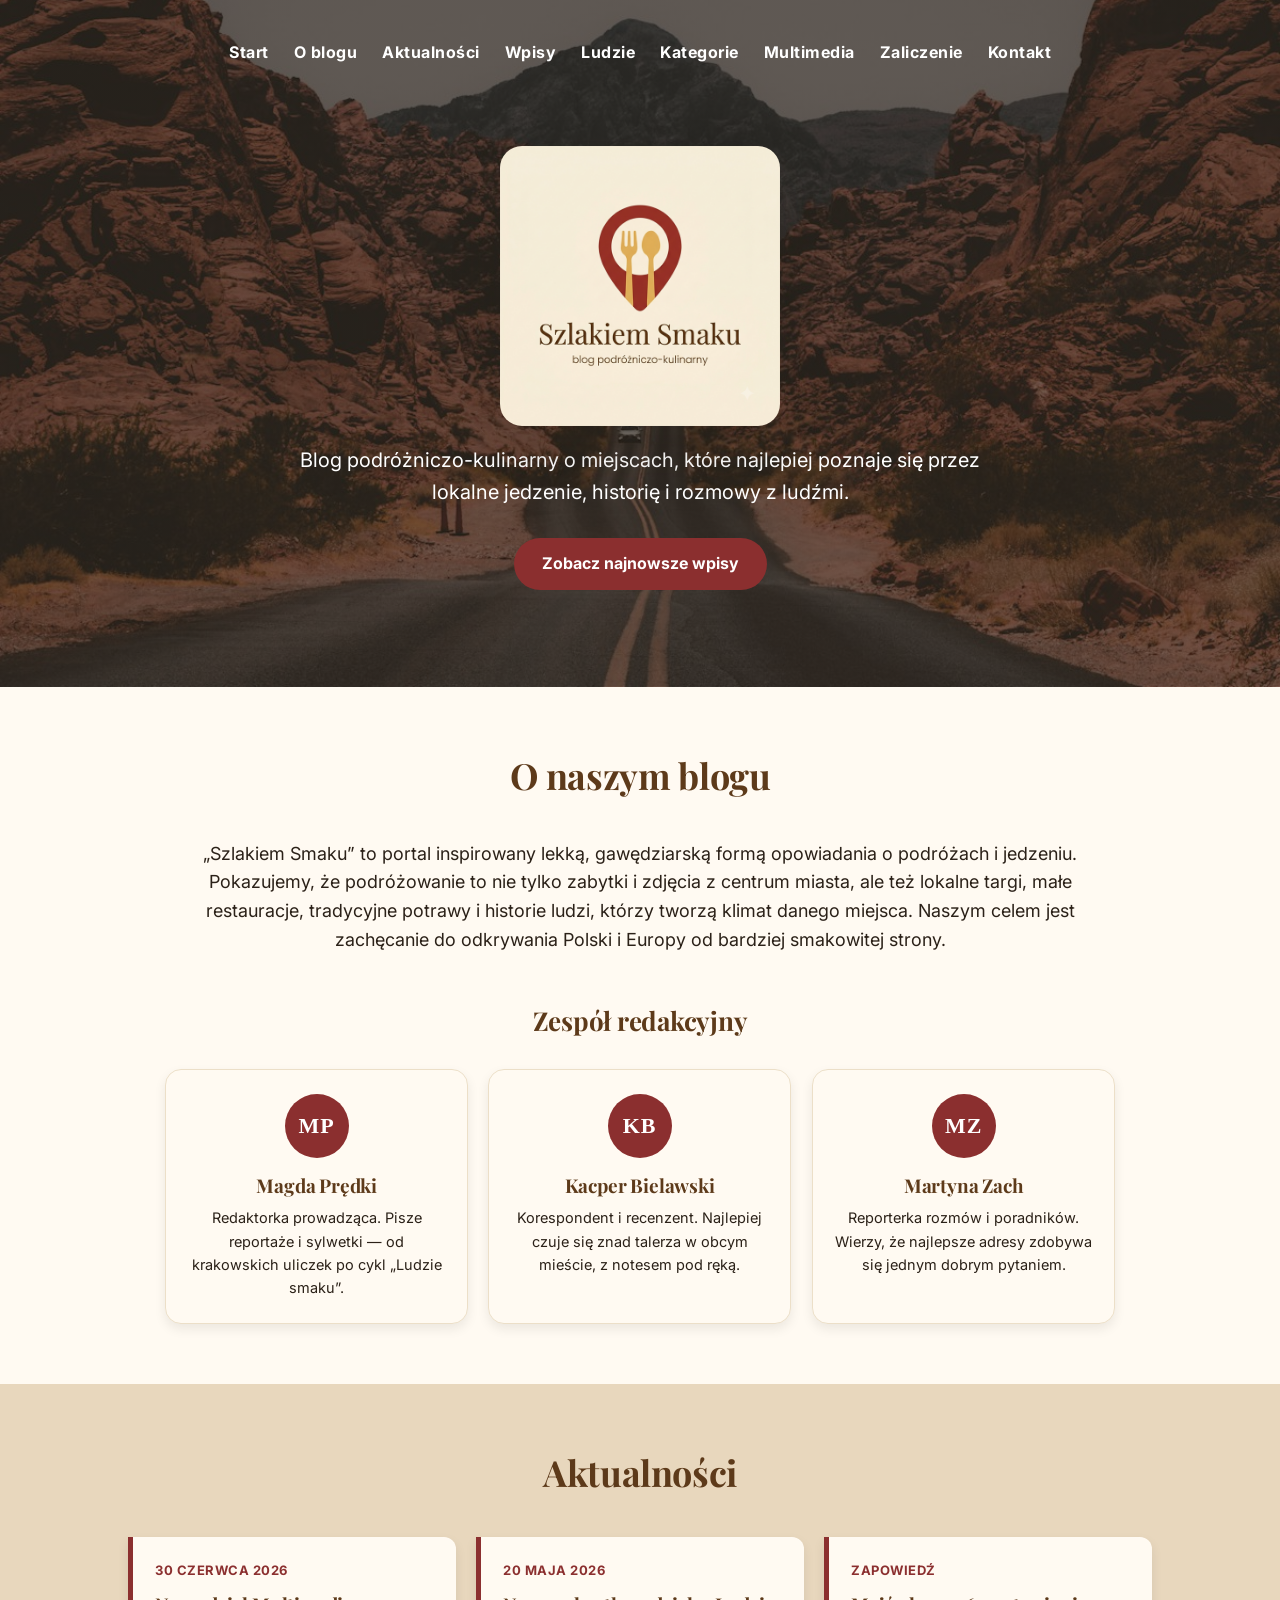
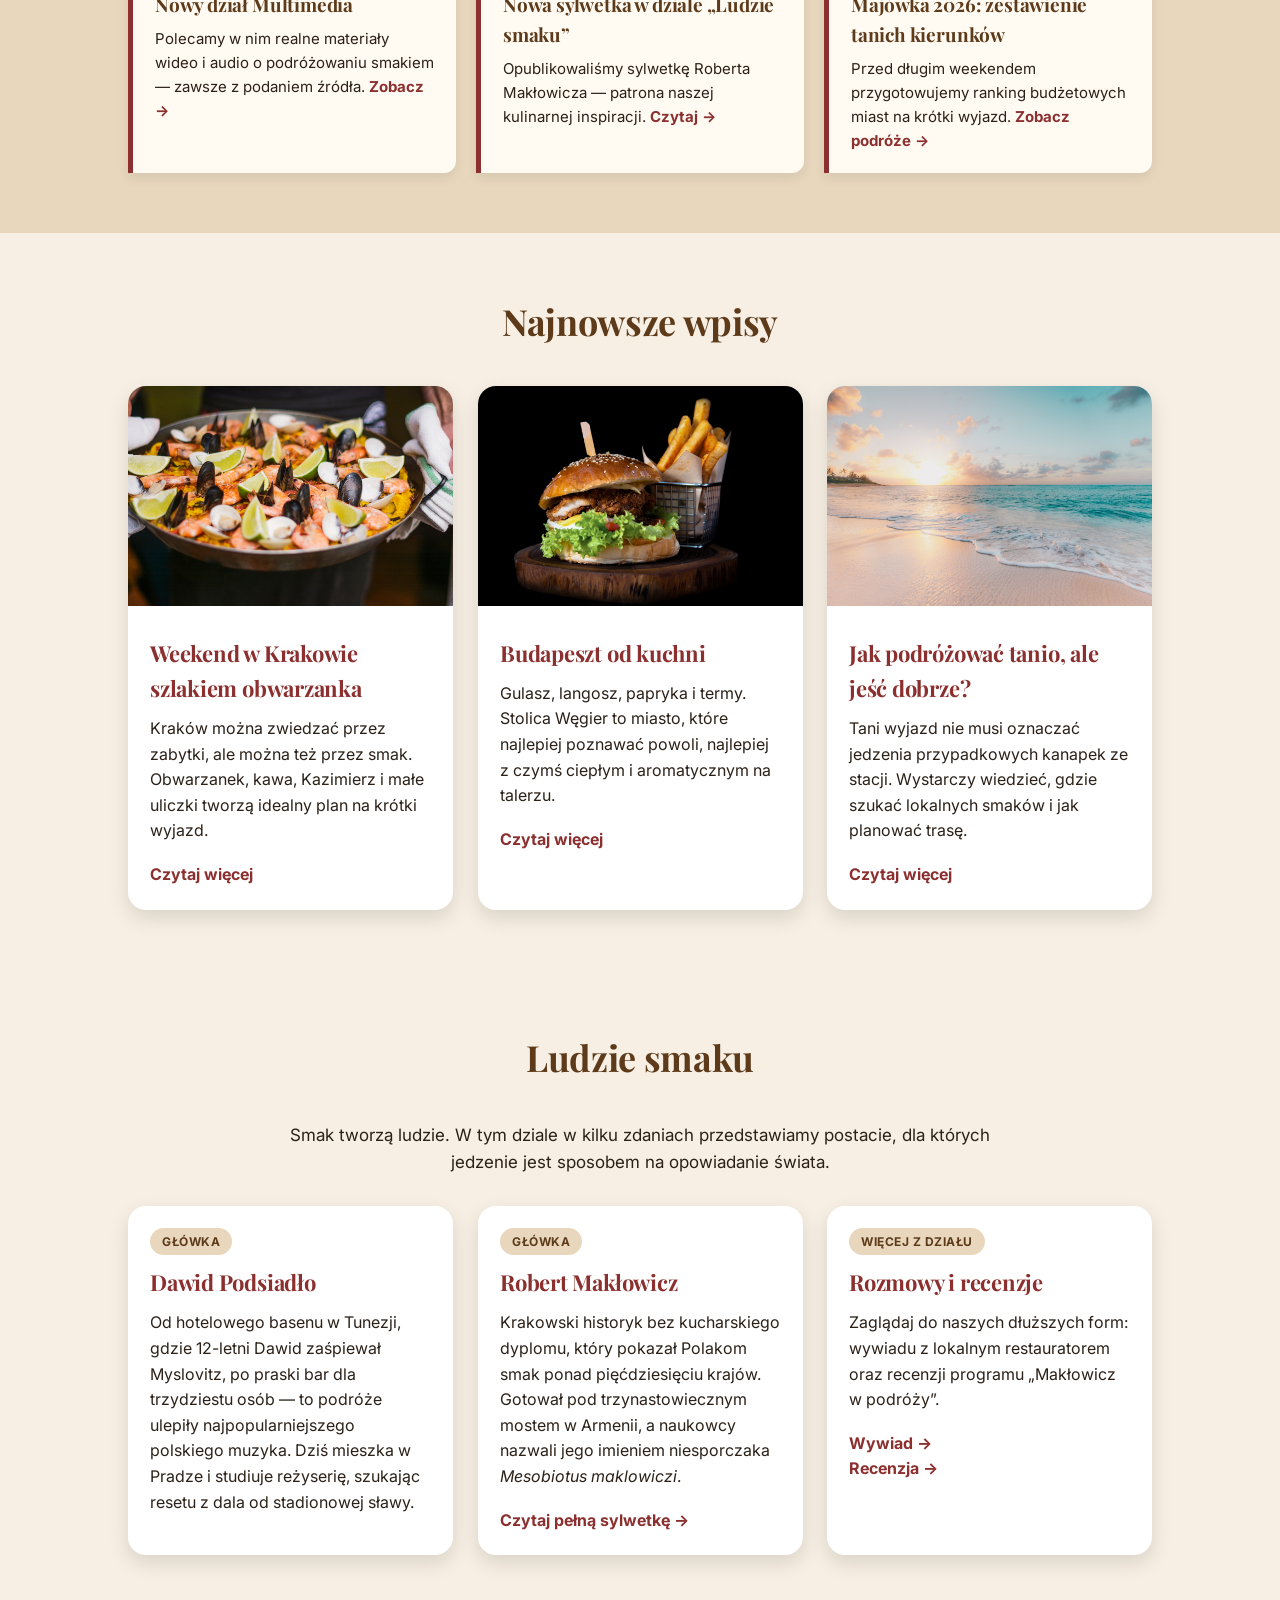
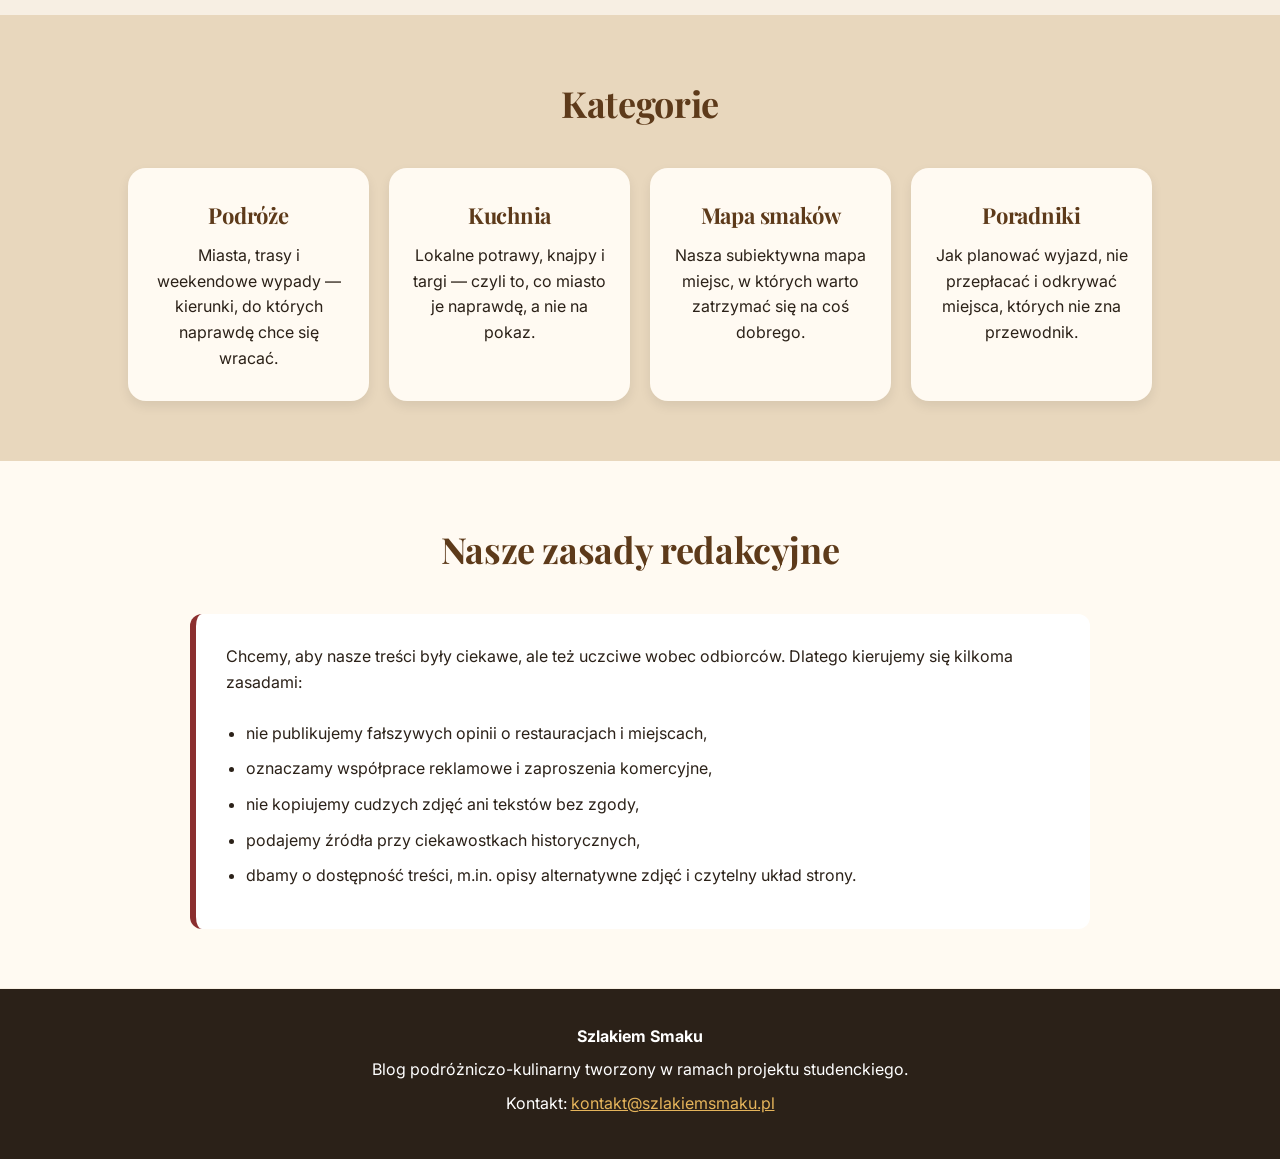
<file: index.html>
<!DOCTYPE html>
<html lang="pl">
<head>
  <meta charset="UTF-8" />
  <meta name="viewport" content="width=device-width, initial-scale=1.0" />
  <title>Szlakiem Smaku - blog podróżniczo-kulinarny</title>
  <meta name="description" content="Szlakiem Smaku — blog podróżniczo-kulinarny o miejscach, które najlepiej poznaje się przez lokalne jedzenie, historię i rozmowy z ludźmi." />
  <link rel="canonical" href="https://siwsonek.github.io/Blog_Maklowicz/index.html" />
  <meta name="theme-color" content="#8b2f2f" />
  <meta property="og:type" content="website" />
  <meta property="og:locale" content="pl_PL" />
  <meta property="og:site_name" content="Szlakiem Smaku" />
  <meta property="og:title" content="Szlakiem Smaku — blog podróżniczo-kulinarny" />
  <meta property="og:description" content="O miejscach, które najlepiej poznaje się przez lokalne jedzenie, historię i rozmowy z ludźmi." />
  <meta property="og:url" content="https://siwsonek.github.io/Blog_Maklowicz/index.html" />
  <meta property="og:image" content="https://siwsonek.github.io/Blog_Maklowicz/img/krajobraz-podroz.jpg" />
  <meta name="twitter:card" content="summary_large_image" />
  <link rel="icon" href="favicon.svg" type="image/svg+xml" />
  <link rel="stylesheet" href="style.css?v=2" />

  <style>
    * {
      margin: 0;
      padding: 0;
      box-sizing: border-box;
    }

    body {
      font-family: Arial, sans-serif;
      background-color: #f7efe3;
      color: #2b2118;
      line-height: 1.6;
    }

    /* dostępność (.skip-link, :focus-visible) — w pliku style.css */

    .brand-lockup {
      display: flex;
      align-items: center;
      justify-content: center;
      gap: 14px;
      margin-bottom: 15px;
    }
    .brand-lockup svg { flex: 0 0 auto; }
    .brand-lockup h1 { margin-bottom: 0; }

    header {
      background: linear-gradient(rgba(43, 33, 24, 0.65), rgba(43, 33, 24, 0.65)),
        url("img/krajobraz-podroz.jpg");
      background-size: cover;
      background-position: center;
      color: white;
      padding: 40px 20px 90px;
      text-align: center;
    }

    nav {
      display: flex;
      justify-content: center;
      gap: 25px;
      margin-bottom: 80px;
      flex-wrap: wrap;
    }

    nav a {
      color: white;
      text-decoration: none;
      font-weight: bold;
      letter-spacing: 0.5px;
    }

    nav a:hover {
      color: #e5b45b;
    }

    .hero h1 {
      font-size: 56px;
      margin-bottom: 15px;
      font-family: Georgia, serif;
    }

    .hero p {
      font-size: 20px;
      max-width: 700px;
      margin: 0 auto 30px;
    }

    .btn {
      display: inline-block;
      background-color: #8b2f2f;
      color: white;
      padding: 13px 28px;
      border-radius: 30px;
      text-decoration: none;
      font-weight: bold;
      transition: 0.3s;
    }

    .btn:hover {
      background-color: #642020;
    }

    section {
      padding: 60px 10%;
    }

    .section-title {
      text-align: center;
      font-size: 36px;
      margin-bottom: 35px;
      font-family: Georgia, serif;
      color: #5d3a1a;
    }

    .about {
      background-color: #fffaf2;
      text-align: center;
    }

    .about p {
      max-width: 900px;
      margin: 0 auto;
      font-size: 18px;
    }

    .team-title {
      font-family: Georgia, serif;
      color: #5d3a1a;
      font-size: 26px;
      margin-top: 45px;
    }
    .team {
      display: grid;
      grid-template-columns: repeat(3, 1fr);
      gap: 20px;
      max-width: 950px;
      margin: 28px auto 0;
    }
    .team-card {
      background: #fffaf2;
      border: 1px solid #ecdfc8;
      border-radius: 16px;
      padding: 24px 20px;
      box-shadow: 0 5px 12px rgba(0, 0, 0, 0.08);
    }
    .team-card .avatar {
      width: 64px;
      height: 64px;
      border-radius: 50%;
      background: #8b2f2f;
      color: #fff;
      display: flex;
      align-items: center;
      justify-content: center;
      font-family: Georgia, serif;
      font-size: 22px;
      font-weight: bold;
      margin: 0 auto 12px;
      letter-spacing: 1px;
    }
    .team-card h3 {
      color: #5d3a1a;
      font-family: Georgia, serif;
      margin-bottom: 6px;
      font-size: 19px;
    }
    .team-card p { font-size: 14.5px; margin: 0; }
    @media (max-width: 700px) {
      .team { grid-template-columns: 1fr; }
    }

    .cards {
      display: grid;
      grid-template-columns: repeat(3, 1fr);
      gap: 25px;
    }

    .card {
      background-color: white;
      border-radius: 18px;
      overflow: hidden;
      box-shadow: 0 8px 20px rgba(0, 0, 0, 0.12);
      transition: 0.3s;
    }

    .card:hover {
      transform: translateY(-6px);
    }

    .card img {
      width: 100%;
      height: 220px;
      object-fit: cover;
    }

    .card-content {
      padding: 22px;
    }

    .card-content h3 {
      color: #8b2f2f;
      margin-bottom: 10px;
      font-size: 22px;
      font-family: Georgia, serif;
    }

    .card-content p {
      margin-bottom: 18px;
    }

    .small-btn {
      display: inline-block;
      color: #8b2f2f;
      text-decoration: none;
      font-weight: bold;
    }

    .small-btn:hover {
      text-decoration: underline;
    }

    .categories {
      background-color: #e8d7bd;
    }

.category-grid {
  display: grid;
  grid-template-columns: repeat(4, 1fr);
  gap: 20px;
  text-align: center;
}

.category-card {
  display: block;
  background-color: #fffaf2;
  color: #2b2118;
  text-decoration: none;
  padding: 30px 20px;
  border-radius: 18px;
  box-shadow: 0 5px 12px rgba(0, 0, 0, 0.08);
  transition: transform 0.25s ease, box-shadow 0.25s ease;
}

.category-card h3 {
  margin-bottom: 10px;
  color: #5d3a1a;
  font-size: 22px;
  font-family: Arial, sans-serif;
}

.category-card p {
  color: #2b2118;
  font-size: 16px;
  text-decoration: none;
}

.category-card:hover {
  transform: scale(1.07);
  box-shadow: 0 14px 28px rgba(0, 0, 0, 0.18);
}

    .ethics {
      background-color: #fffaf2;
    }

    .ethics-box {
      max-width: 900px;
      margin: 0 auto;
      background-color: white;
      border-left: 6px solid #8b2f2f;
      padding: 30px;
      border-radius: 12px;
    }

    .ethics-box ul {
      margin-left: 20px;
    }

    .ethics-box li {
      margin-bottom: 10px;
    }

    /* --- aktualności (wzmianki) --- */
    .news-grid {
      display: grid;
      grid-template-columns: repeat(3, 1fr);
      gap: 20px;
      max-width: 1100px;
      margin: 0 auto;
    }
    .news-item {
      background: #fffaf2;
      border-left: 5px solid #8b2f2f;
      border-radius: 0 12px 12px 0;
      padding: 20px 22px;
      box-shadow: 0 5px 12px rgba(0, 0, 0, 0.08);
    }
    .news-item .date {
      font-size: 13px;
      color: #8b2f2f;
      font-weight: bold;
      text-transform: uppercase;
      letter-spacing: 0.5px;
    }
    .news-item h3 {
      margin: 6px 0 8px;
      color: #5d3a1a;
      font-family: Georgia, serif;
      font-size: 19px;
    }
    .news-item p { font-size: 15px; }
    .news-item a { color: #8b2f2f; font-weight: bold; text-decoration: none; }
    .news-item a:hover { text-decoration: underline; }

    /* --- ludzie smaku (główki) --- */
    .glowka-tag {
      display: inline-block;
      background: #e8d7bd;
      color: #5d3a1a;
      font-size: 12px;
      font-weight: bold;
      text-transform: uppercase;
      letter-spacing: 0.5px;
      padding: 4px 12px;
      border-radius: 20px;
      margin-bottom: 10px;
    }
    .see-also {
      max-width: 1100px;
      margin: 28px auto 0;
      text-align: center;
      font-weight: bold;
    }
    .see-also a { color: #8b2f2f; text-decoration: none; margin: 0 10px; }
    .see-also a:hover { text-decoration: underline; }

    @media (max-width: 900px) {
      .news-grid { grid-template-columns: 1fr; }
    }

    footer {
      background-color: #2b2118;
      color: white;
      text-align: center;
      padding: 35px 20px;
    }

    footer p {
      margin-bottom: 8px;
    }

    @media (max-width: 900px) {
      .cards {
        grid-template-columns: 1fr;
      }

      .category-grid {
        grid-template-columns: 1fr 1fr;
      }

      .hero h1 {
        font-size: 42px;
      }
    }

    @media (max-width: 600px) {
      section {
        padding: 45px 6%;
      }

      .category-grid {
        grid-template-columns: 1fr;
      }

      .hero h1 {
        font-size: 34px;
      }

      .hero p {
        font-size: 17px;
      }
    }
  </style>
  <script type="application/ld+json">
  {"@context":"https://schema.org","@type":"Organization","name":"Szlakiem Smaku","url":"https://siwsonek.github.io/Blog_Maklowicz/","description":"Blog podróżniczo-kulinarny o poznawaniu miejsc przez jedzenie, historię i ludzi.","founder":["Kacper Bielawski","Martyna Zach","Magda Prędki"]}
  </script>
</head>

<body>
  <a class="skip-link" href="#tresc">Przejdź do treści</a>

  <header>
    <nav aria-label="Menu główne">
      <a href="#start">Start</a>
      <a href="#o-nas">O blogu</a>
      <a href="#aktualnosci">Aktualności</a>
      <a href="#wpisy">Wpisy</a>
      <a href="#ludzie">Ludzie</a>
      <a href="#kategorie">Kategorie</a>
      <a href="multimedia.html">Multimedia</a>
      <a href="zaliczenie.html">Zaliczenie</a>
      <a href="#kontakt">Kontakt</a>
    </nav>

    <div class="hero" id="start">
      <img class="hero-logo" src="img/logo.png" alt="Szlakiem Smaku — blog podróżniczo-kulinarny">
      <h1 class="visually-hidden">Szlakiem Smaku</h1>
      <p>Blog podróżniczo-kulinarny o miejscach, które najlepiej poznaje się przez lokalne jedzenie, historię i rozmowy z ludźmi.</p>
      <a href="#wpisy" class="btn">Zobacz najnowsze wpisy</a>
    </div>
  </header>

  <main id="tresc" tabindex="-1">

  <section class="about" id="o-nas">
    <h2 class="section-title">O naszym blogu</h2>
    <p>
      „Szlakiem Smaku” to portal inspirowany lekką, gawędziarską formą opowiadania o podróżach i jedzeniu.
      Pokazujemy, że podróżowanie to nie tylko zabytki i zdjęcia z centrum miasta, ale też lokalne targi,
      małe restauracje, tradycyjne potrawy i historie ludzi, którzy tworzą klimat danego miejsca.
      Naszym celem jest zachęcanie do odkrywania Polski i Europy od bardziej smakowitej strony.
    </p>

    <h3 class="team-title">Zespół redakcyjny</h3>
    <div class="team">
      <div class="team-card">
        <div class="avatar">MP</div>
        <h3>Magda Prędki</h3>
        <p>Redaktorka prowadząca. Pisze reportaże i sylwetki — od krakowskich uliczek po cykl „Ludzie smaku”.</p>
      </div>
      <div class="team-card">
        <div class="avatar">KB</div>
        <h3>Kacper Bielawski</h3>
        <p>Korespondent i recenzent. Najlepiej czuje się znad talerza w obcym mieście, z notesem pod ręką.</p>
      </div>
      <div class="team-card">
        <div class="avatar">MZ</div>
        <h3>Martyna Zach</h3>
        <p>Reporterka rozmów i poradników. Wierzy, że najlepsze adresy zdobywa się jednym dobrym pytaniem.</p>
      </div>
    </div>
  </section>

  <section class="categories" id="aktualnosci">
    <h2 class="section-title">Aktualności</h2>

    <div class="news-grid">
      <div class="news-item">
        <span class="date">30 czerwca 2026</span>
        <h3>Nowy dział Multimedia</h3>
        <p>
          Polecamy w nim realne materiały wideo i audio o podróżowaniu smakiem — zawsze z podaniem źródła.
          <a href="multimedia.html">Zobacz →</a>
        </p>
      </div>

      <div class="news-item">
        <span class="date">20 maja 2026</span>
        <h3>Nowa sylwetka w dziale „Ludzie smaku”</h3>
        <p>
          Opublikowaliśmy sylwetkę Roberta Makłowicza — patrona naszej kulinarnej inspiracji.
          <a href="sylwetka-maklowicz.html">Czytaj →</a>
        </p>
      </div>

      <div class="news-item">
        <span class="date">Zapowiedź</span>
        <h3>Majówka 2026: zestawienie tanich kierunków</h3>
        <p>
          Przed długim weekendem przygotowujemy ranking budżetowych miast na krótki wyjazd.
          <a href="podroze.html">Zobacz podróże →</a>
        </p>
      </div>
    </div>
  </section>

  <section id="wpisy">
    <h2 class="section-title">Najnowsze wpisy</h2>

    <div class="cards">

      <article class="card">
        <img loading="lazy" decoding="async" src="img/krakow-uliczka.jpg" alt="Kraków i klimatyczna ulica">
        <div class="card-content">
          <h3>Weekend w Krakowie szlakiem obwarzanka</h3>
          <p>
            Kraków można zwiedzać przez zabytki, ale można też przez smak. Obwarzanek, kawa, Kazimierz
            i małe uliczki tworzą idealny plan na krótki wyjazd.
          </p>
          <a href="krakow.html" class="small-btn">Czytaj więcej</a>
        </div>
      </article>

      <article class="card">
        <img loading="lazy" decoding="async" src="img/wegierskie-danie.jpg" alt="Aromatyczne danie z papryką podane na talerzu — kuchnia węgierska">
        <div class="card-content">
          <h3>Budapeszt od kuchni</h3>
          <p>
            Gulasz, langosz, papryka i termy. Stolica Węgier to miasto, które najlepiej poznawać powoli,
            najlepiej z czymś ciepłym i aromatycznym na talerzu.
          </p>
          <a href="budapeszt.html" class="small-btn">Czytaj więcej</a>
        </div>
      </article>

      <article class="card">
        <img loading="lazy" decoding="async" src="img/plaza-zachod.jpg" alt="Pusta plaża nad morzem o zachodzie słońca — symbol taniej, spokojnej podróży">
        <div class="card-content">
          <h3>Jak podróżować tanio, ale jeść dobrze?</h3>
          <p>
            Tani wyjazd nie musi oznaczać jedzenia przypadkowych kanapek ze stacji. Wystarczy wiedzieć,
            gdzie szukać lokalnych smaków i jak planować trasę.
          </p>
          <a href="tanie-podroze.html" class="small-btn">Czytaj więcej</a>
        </div>
      </article>

    </div>
  </section>

  <section id="ludzie">
    <h2 class="section-title">Ludzie smaku</h2>
    <p style="text-align:center;max-width:760px;margin:0 auto 30px;font-size:17px;">
      Smak tworzą ludzie. W tym dziale w kilku zdaniach przedstawiamy postacie, dla których jedzenie
      jest sposobem na opowiadanie świata.
    </p>

    <div class="cards">
      <article class="card">
        <div class="card-content">
          <span class="glowka-tag">Główka</span>
          <h3>Dawid Podsiadło</h3>
          <p>
            Od hotelowego basenu w Tunezji, gdzie 12-letni Dawid zaśpiewał Myslovitz, po praski bar dla
            trzydziestu osób — to podróże ulepiły najpopularniejszego polskiego muzyka. Dziś mieszka
            w Pradze i studiuje reżyserię, szukając resetu z dala od stadionowej sławy.
          </p>
        </div>
      </article>

      <article class="card">
        <div class="card-content">
          <span class="glowka-tag">Główka</span>
          <h3>Robert Makłowicz</h3>
          <p>
            Krakowski historyk bez kucharskiego dyplomu, który pokazał Polakom smak ponad pięćdziesięciu
            krajów. Gotował pod trzynastowiecznym mostem w Armenii, a naukowcy nazwali jego imieniem
            niesporczaka <em>Mesobiotus maklowiczi</em>.
          </p>
          <a href="sylwetka-maklowicz.html" class="small-btn">Czytaj pełną sylwetkę →</a>
        </div>
      </article>

      <article class="card">
        <div class="card-content">
          <span class="glowka-tag">Więcej z działu</span>
          <h3>Rozmowy i recenzje</h3>
          <p>
            Zaglądaj do naszych dłuższych form: wywiadu z lokalnym restauratorem oraz recenzji programu
            „Makłowicz w podróży”.
          </p>
          <a href="wywiad.html" class="small-btn">Wywiad →</a><br>
          <a href="recenzja.html" class="small-btn">Recenzja →</a>
        </div>
      </article>
    </div>
  </section>

 <section class="categories" id="kategorie">
  <h2 class="section-title">Kategorie</h2>

  <div class="category-grid">
    <a href="podroze.html" class="category-card">
      <h3>Podróże</h3>
      <p>Miasta, trasy i weekendowe wypady — kierunki, do których naprawdę chce się wracać.</p>
    </a>

    <a href="kuchnia.html" class="category-card">
      <h3>Kuchnia</h3>
      <p>Lokalne potrawy, knajpy i targi — czyli to, co miasto je naprawdę, a nie na pokaz.</p>
    </a>

    <a href="mapa-smakow.html" class="category-card">
      <h3>Mapa smaków</h3>
      <p>Nasza subiektywna mapa miejsc, w których warto zatrzymać się na coś dobrego.</p>
    </a>

    <a href="poradniki.html" class="category-card">
      <h3>Poradniki</h3>
      <p>Jak planować wyjazd, nie przepłacać i odkrywać miejsca, których nie zna przewodnik.</p>
    </a>
  </div>
</section>

  <section class="ethics" id="etyka">
    <h2 class="section-title">Nasze zasady redakcyjne</h2>

    <div class="ethics-box">
      <p>
        Chcemy, aby nasze treści były ciekawe, ale też uczciwe wobec odbiorców. Dlatego kierujemy się kilkoma zasadami:
      </p>
      <br>
      <ul>
        <li>nie publikujemy fałszywych opinii o restauracjach i miejscach,</li>
        <li>oznaczamy współprace reklamowe i zaproszenia komercyjne,</li>
        <li>nie kopiujemy cudzych zdjęć ani tekstów bez zgody,</li>
        <li>podajemy źródła przy ciekawostkach historycznych,</li>
        <li>dbamy o dostępność treści, m.in. opisy alternatywne zdjęć i czytelny układ strony.</li>
      </ul>
    </div>
  </section>

  </main>

  <footer id="kontakt">
    <p><strong>Szlakiem Smaku</strong></p>
    <p>Blog podróżniczo-kulinarny tworzony w ramach projektu studenckiego.</p>
    <p>Kontakt: <a href="mailto:kontakt@szlakiemsmaku.pl" style="color:#e5b45b">kontakt@szlakiemsmaku.pl</a></p>
  </footer>

  <script src="script.js?v=2" defer></script>
</body>
</html>
</file>
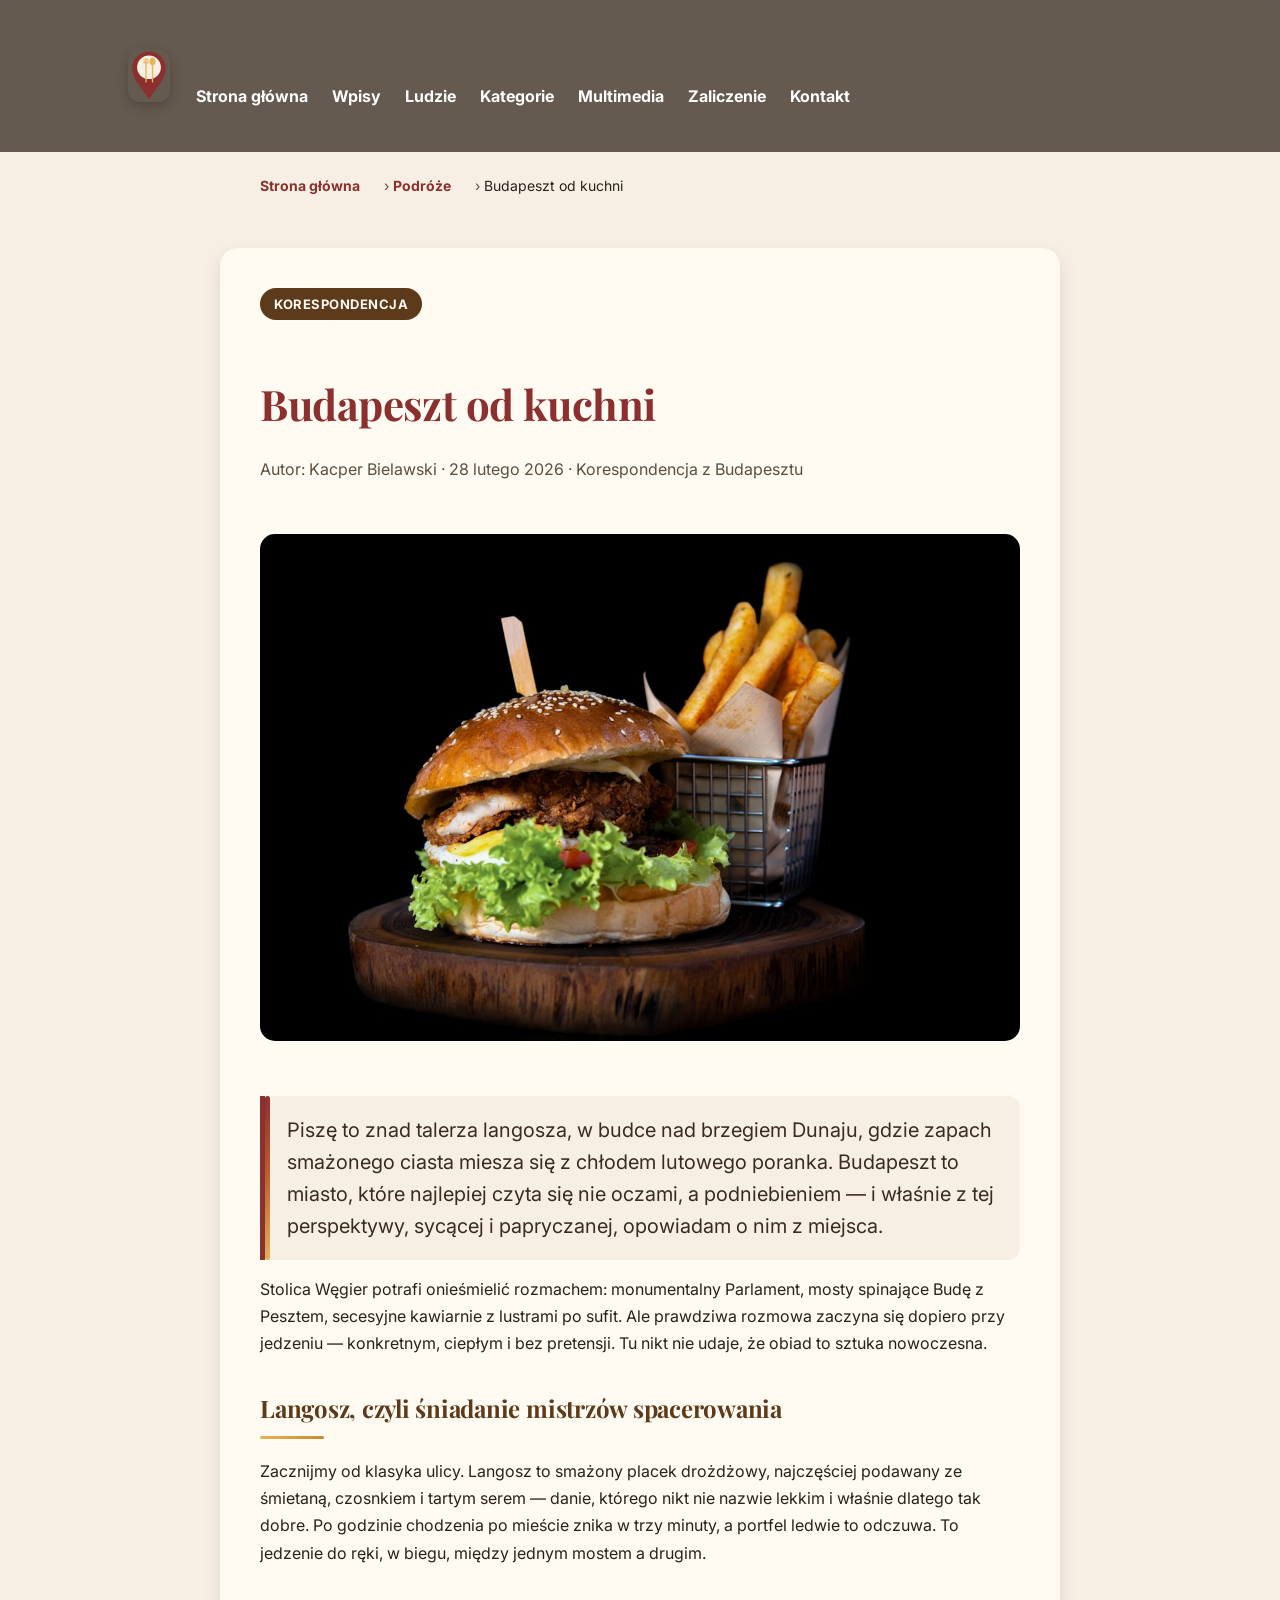
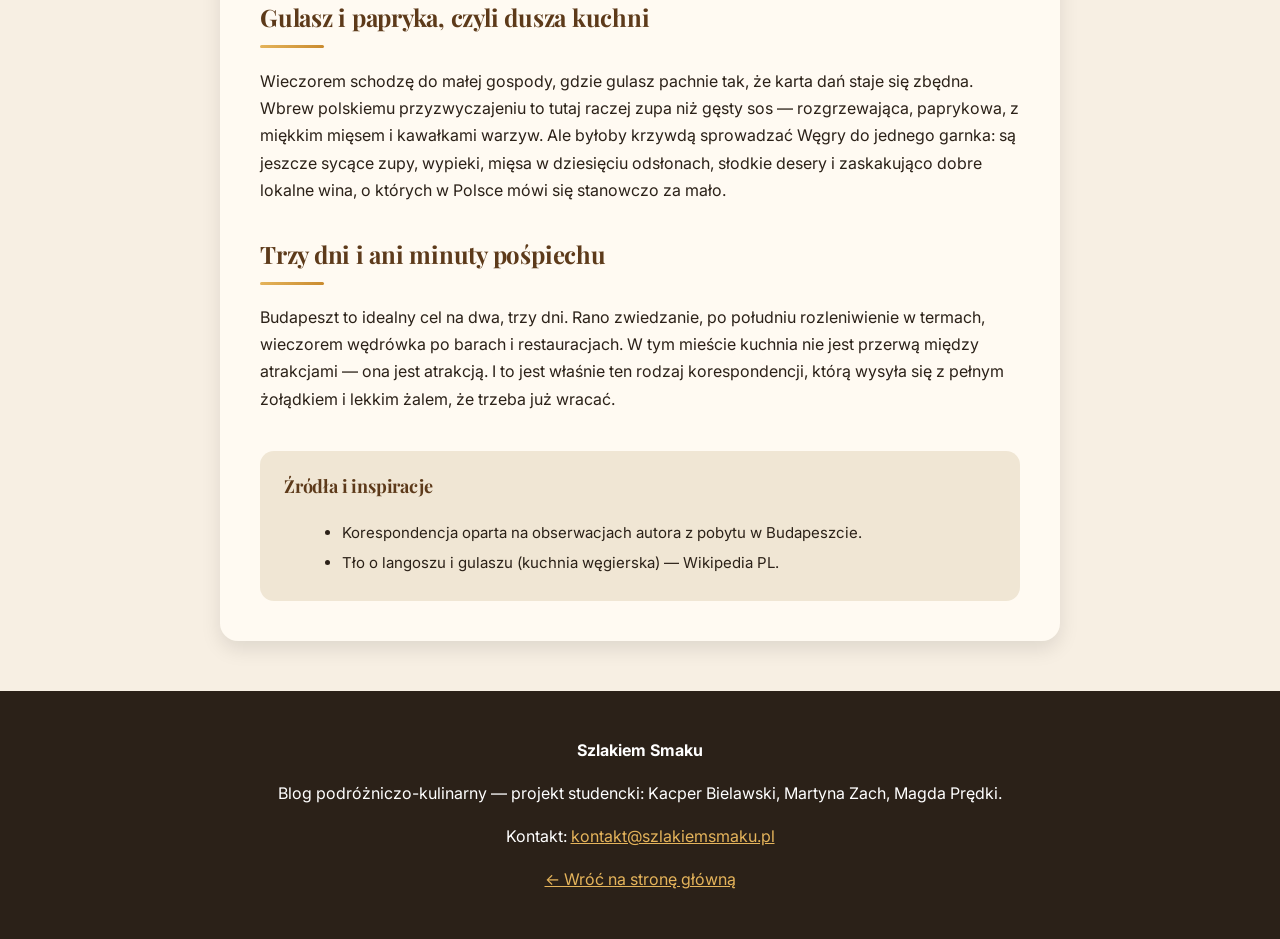
<file: budapeszt.html>
<!DOCTYPE html>
<html lang="pl">
<head>
  <meta charset="UTF-8">
  <meta name="viewport" content="width=device-width, initial-scale=1.0">
  <title>Budapeszt od kuchni</title>
  <meta name="description" content="Budapeszt od kuchni — langosz, gulasz, papryka i termy. Korespondencja kulinarna ze stolicy Węgier." />
  <link rel="canonical" href="https://siwsonek.github.io/Blog_Maklowicz/budapeszt.html" />
  <meta name="theme-color" content="#8b2f2f" />
  <meta property="og:type" content="article" />
  <meta property="og:locale" content="pl_PL" />
  <meta property="og:site_name" content="Szlakiem Smaku" />
  <meta property="og:title" content="Budapeszt od kuchni" />
  <meta property="og:description" content="Langosz, gulasz, papryka i termy — korespondencja kulinarna ze stolicy Węgier." />
  <meta property="og:url" content="https://siwsonek.github.io/Blog_Maklowicz/budapeszt.html" />
  <meta property="og:image" content="https://siwsonek.github.io/Blog_Maklowicz/img/wegierskie-danie.jpg" />
  <meta name="twitter:card" content="summary_large_image" />
  <link rel="icon" href="favicon.svg" type="image/svg+xml" />
  <link rel="stylesheet" href="style.css?v=2" />

  <style>
    body {
      margin: 0;
      font-family: Arial, sans-serif;
      background-color: #f7efe3;
      color: #2b2118;
      line-height: 1.7;
    }

    /* dostępność (.skip-link, :focus-visible) — w pliku style.css */

    header {
      background-color: #2b2118;
      color: white;
      padding: 25px 10%;
    }

    nav a {
      color: white;
      text-decoration: none;
      margin-right: 20px;
      font-weight: bold;
    }

    nav a:hover {
      color: #e5b45b;
    }

    article {
      max-width: 900px;
      margin: 50px auto;
      background-color: #fffaf2;
      padding: 40px;
      border-radius: 18px;
      box-shadow: 0 8px 20px rgba(0,0,0,0.1);
    }

    h1 {
      font-family: Georgia, serif;
      color: #8b2f2f;
      font-size: 42px;
      margin-bottom: 15px;
    }

    .meta {
      color: #5d4f3f;
      margin-bottom: 25px;
    }

    img {
      width: 100%;
      border-radius: 15px;
      margin: 25px 0;
    }

    h2 {
      color: #5d3a1a;
      margin-top: 30px;
      font-family: Georgia, serif;
    }

    .genre-badge {
      display: inline-block;
      background: #5d3a1a;
      color: #fffaf2;
      font-size: 13px;
      font-weight: bold;
      letter-spacing: 0.5px;
      text-transform: uppercase;
      padding: 5px 14px;
      border-radius: 20px;
      margin-bottom: 14px;
    }

    .lead {
      font-size: 20px;
      line-height: 1.6;
      color: #3a2c1e;
      border-left: 5px solid #8b2f2f;
      background: #f7efe3;
      padding: 18px 22px;
      border-radius: 0 12px 12px 0;
      margin: 22px 0 10px;
    }

    .sources {
      margin-top: 38px;
      background: #f0e6d4;
      border-radius: 14px;
      padding: 20px 24px;
      font-size: 15px;
    }
    .sources h2 { font-size: 18px; margin: 0 0 8px; font-family: Arial, sans-serif; }
    .sources ul { margin: 0 0 0 18px; }
    .sources li { margin-bottom: 5px; }

    footer {
      background-color: #2b2118;
      color: white;
      text-align: center;
      padding: 30px;
    }

    @media (max-width: 700px) {
      article {
        margin: 25px 15px;
        padding: 25px;
      }

      h1 {
        font-size: 32px;
      }
    }
  </style>
  <script type="application/ld+json">
  {"@context":"https://schema.org","@type":"NewsArticle","headline":"Budapeszt od kuchni","datePublished":"2026-02-28","author":{"@type":"Person","name":"Kacper Bielawski"},"publisher":{"@type":"Organization","name":"Szlakiem Smaku"},"articleSection":"Korespondencja"}
  </script>
</head>

<body>
  <a class="skip-link" href="#main">Przejdź do treści</a>

  <header class="sticky-bar">
    <nav aria-label="Menu główne">
      <a href="index.html" class="nav-logo"><img src="img/logo-mark.svg" alt="Szlakiem Smaku — strona główna"></a>
      <a href="index.html">Strona główna</a>
      <a href="index.html#wpisy">Wpisy</a>
      <a href="index.html#ludzie">Ludzie</a>
      <a href="index.html#kategorie">Kategorie</a>
      <a href="multimedia.html">Multimedia</a>
      <a href="zaliczenie.html">Zaliczenie</a>
      <a href="index.html#kontakt">Kontakt</a>
    </nav>
  </header>

  <nav class="breadcrumb" aria-label="Ścieżka nawigacji">
    <a href="index.html">Strona główna</a> ›
    <a href="podroze.html">Podróże</a> ›
    <span aria-current="page">Budapeszt od kuchni</span>
  </nav>

  <article id="main" tabindex="-1">
    <span class="genre-badge">Korespondencja</span>
    <h1>Budapeszt od kuchni</h1>
    <p class="meta">Autor: Kacper Bielawski · 28 lutego 2026 · Korespondencja z Budapesztu</p>

    <img loading="lazy" decoding="async" src="img/wegierskie-danie.jpg" alt="Aromatyczne danie z czerwoną papryką podane na talerzu — kuchnia węgierska">

    <p class="lead">
      Piszę to znad talerza langosza, w budce nad brzegiem Dunaju, gdzie zapach smażonego ciasta miesza
      się z chłodem lutowego poranka. Budapeszt to miasto, które najlepiej czyta się nie oczami, a podniebieniem —
      i właśnie z tej perspektywy, sycącej i papryczanej, opowiadam o nim z miejsca.
    </p>

    <p>
      Stolica Węgier potrafi onieśmielić rozmachem: monumentalny Parlament, mosty spinające Budę z Pesztem,
      secesyjne kawiarnie z lustrami po sufit. Ale prawdziwa rozmowa zaczyna się dopiero przy jedzeniu —
      konkretnym, ciepłym i bez pretensji. Tu nikt nie udaje, że obiad to sztuka nowoczesna.
    </p>

    <h2>Langosz, czyli śniadanie mistrzów spacerowania</h2>
    <p>
      Zacznijmy od klasyka ulicy. Langosz to smażony placek drożdżowy, najczęściej podawany ze śmietaną,
      czosnkiem i tartym serem — danie, którego nikt nie nazwie lekkim i właśnie dlatego tak dobre.
      Po godzinie chodzenia po mieście znika w trzy minuty, a portfel ledwie to odczuwa. To jedzenie
      do ręki, w biegu, między jednym mostem a drugim.
    </p>

    <h2>Gulasz i papryka, czyli dusza kuchni</h2>
    <p>
      Wieczorem schodzę do małej gospody, gdzie gulasz pachnie tak, że karta dań staje się zbędna.
      Wbrew polskiemu przyzwyczajeniu to tutaj raczej zupa niż gęsty sos — rozgrzewająca, paprykowa,
      z miękkim mięsem i kawałkami warzyw. Ale byłoby krzywdą sprowadzać Węgry do jednego garnka:
      są jeszcze sycące zupy, wypieki, mięsa w dziesięciu odsłonach, słodkie desery i zaskakująco dobre
      lokalne wina, o których w Polsce mówi się stanowczo za mało.
    </p>

    <h2>Trzy dni i ani minuty pośpiechu</h2>
    <p>
      Budapeszt to idealny cel na dwa, trzy dni. Rano zwiedzanie, po południu rozleniwienie w termach,
      wieczorem wędrówka po barach i restauracjach. W tym mieście kuchnia nie jest przerwą między atrakcjami —
      ona jest atrakcją. I to jest właśnie ten rodzaj korespondencji, którą wysyła się z pełnym żołądkiem
      i lekkim żalem, że trzeba już wracać.
    </p>

    <div class="sources">
      <h2>Źródła i inspiracje</h2>
      <ul>
        <li>Korespondencja oparta na obserwacjach autora z pobytu w Budapeszcie.</li>
        <li>Tło o langoszu i gulaszu (kuchnia węgierska) — Wikipedia PL.</li>
      </ul>
    </div>
  </article>

  <footer id="kontakt">
    <p><strong>Szlakiem Smaku</strong></p>
    <p>Blog podróżniczo-kulinarny — projekt studencki: Kacper Bielawski, Martyna Zach, Magda Prędki.</p>
    <p>Kontakt: <a href="mailto:kontakt@szlakiemsmaku.pl" style="color:#e5b45b">kontakt@szlakiemsmaku.pl</a></p>
    <p><a href="index.html" style="color:#e5b45b">← Wróć na stronę główną</a></p>
  </footer>

  <script src="script.js?v=2" defer></script>
</body>
</html>
</file>
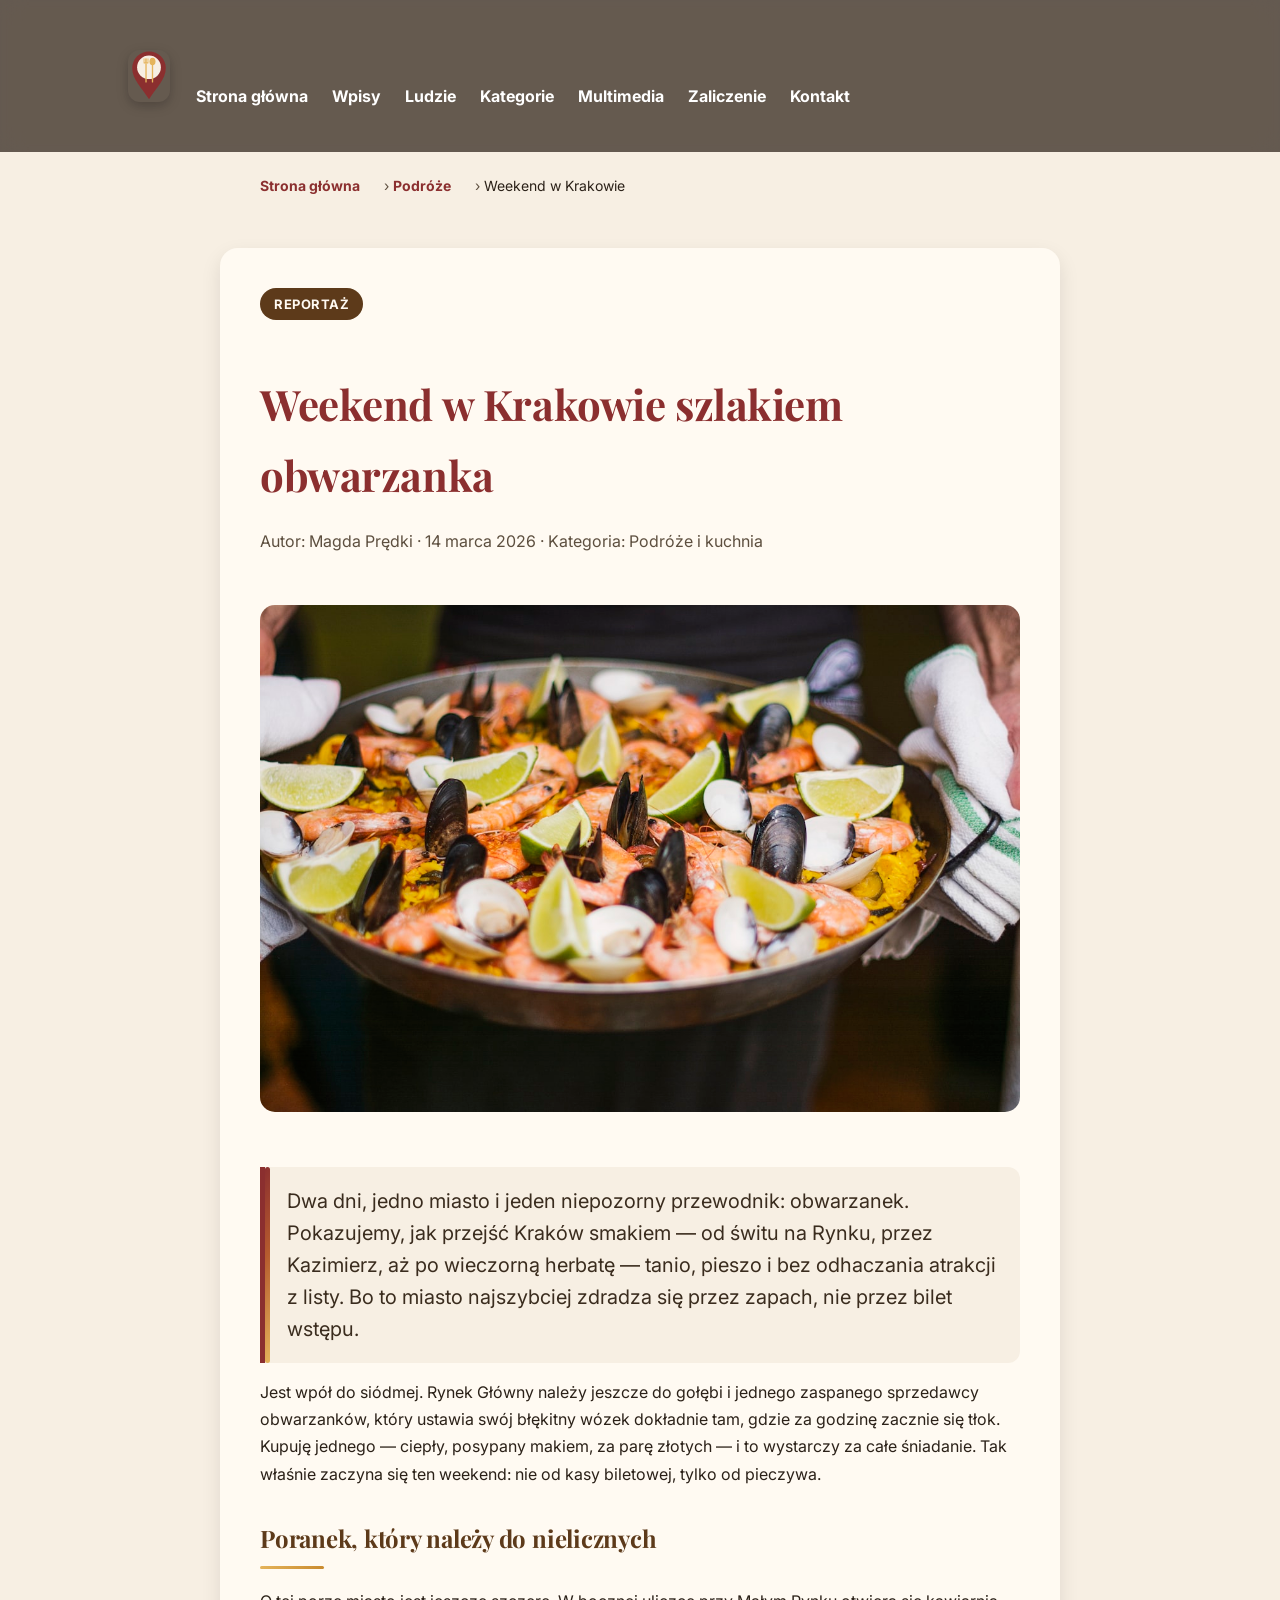
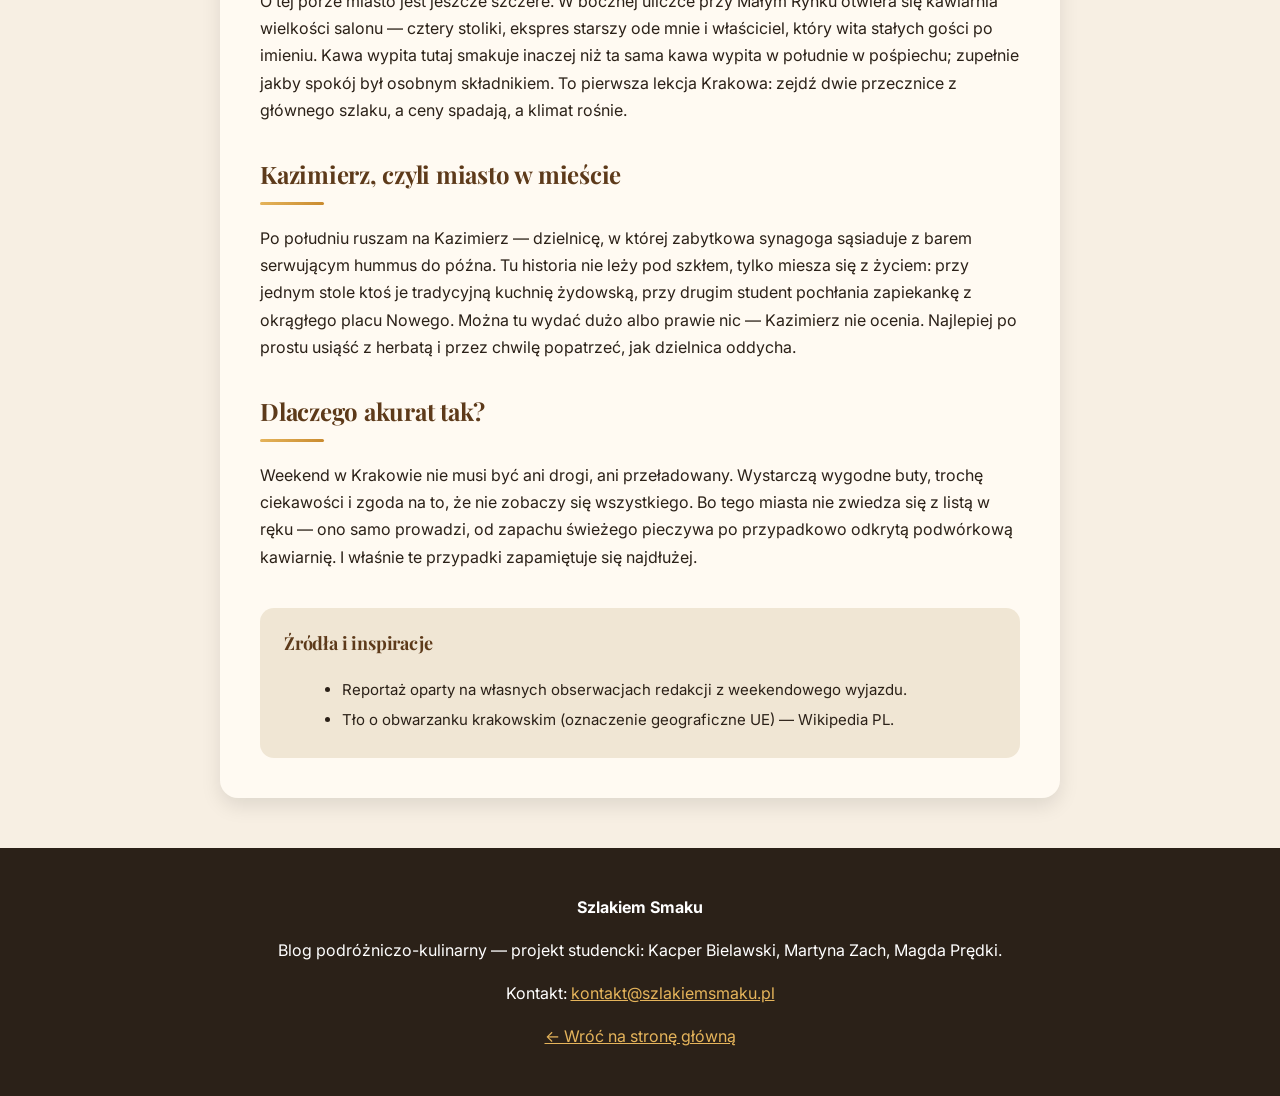
<file: krakow.html>
<!DOCTYPE html>
<html lang="pl">
<head>
  <meta charset="UTF-8">
  <meta name="viewport" content="width=device-width, initial-scale=1.0">
  <title>Weekend w Krakowie szlakiem obwarzanka</title>
  <meta name="description" content="Weekend w Krakowie szlakiem obwarzanka — kulinarny spacer przez Rynek, Kazimierz i boczne uliczki." />
  <link rel="canonical" href="https://siwsonek.github.io/Blog_Maklowicz/krakow.html" />
  <meta name="theme-color" content="#8b2f2f" />
  <meta property="og:type" content="article" />
  <meta property="og:locale" content="pl_PL" />
  <meta property="og:site_name" content="Szlakiem Smaku" />
  <meta property="og:title" content="Weekend w Krakowie szlakiem obwarzanka" />
  <meta property="og:description" content="Kulinarny spacer przez Rynek, Kazimierz i boczne uliczki — tanio, pieszo i bez odhaczania atrakcji." />
  <meta property="og:url" content="https://siwsonek.github.io/Blog_Maklowicz/krakow.html" />
  <meta property="og:image" content="https://siwsonek.github.io/Blog_Maklowicz/img/krakow-uliczka.jpg" />
  <meta name="twitter:card" content="summary_large_image" />
  <link rel="icon" href="favicon.svg" type="image/svg+xml" />
  <link rel="stylesheet" href="style.css?v=2" />

  <style>
    body {
      margin: 0;
      font-family: Arial, sans-serif;
      background-color: #f7efe3;
      color: #2b2118;
      line-height: 1.7;
    }

    /* dostępność (.skip-link, :focus-visible) — w pliku style.css */

    header {
      background-color: #2b2118;
      color: white;
      padding: 25px 10%;
    }

    nav a {
      color: white;
      text-decoration: none;
      margin-right: 20px;
      font-weight: bold;
    }

    nav a:hover {
      color: #e5b45b;
    }

    article {
      max-width: 900px;
      margin: 50px auto;
      background-color: #fffaf2;
      padding: 40px;
      border-radius: 18px;
      box-shadow: 0 8px 20px rgba(0,0,0,0.1);
    }

    h1 {
      font-family: Georgia, serif;
      color: #8b2f2f;
      font-size: 42px;
      margin-bottom: 15px;
    }

    .meta {
      color: #5d4f3f;
      margin-bottom: 25px;
    }

    img {
      width: 100%;
      border-radius: 15px;
      margin: 25px 0;
    }

    h2 {
      color: #5d3a1a;
      margin-top: 30px;
      font-family: Georgia, serif;
    }

    .genre-badge {
      display: inline-block;
      background: #5d3a1a;
      color: #fffaf2;
      font-size: 13px;
      font-weight: bold;
      letter-spacing: 0.5px;
      text-transform: uppercase;
      padding: 5px 14px;
      border-radius: 20px;
      margin-bottom: 14px;
    }

    .lead {
      font-size: 20px;
      line-height: 1.6;
      color: #3a2c1e;
      border-left: 5px solid #8b2f2f;
      background: #f7efe3;
      padding: 18px 22px;
      border-radius: 0 12px 12px 0;
      margin: 22px 0 10px;
    }

    .sources {
      margin-top: 38px;
      background: #f0e6d4;
      border-radius: 14px;
      padding: 20px 24px;
      font-size: 15px;
    }
    .sources h2 { font-size: 18px; margin: 0 0 8px; font-family: Arial, sans-serif; }
    .sources ul { margin: 0 0 0 18px; }
    .sources li { margin-bottom: 5px; }

    footer {
      background-color: #2b2118;
      color: white;
      text-align: center;
      padding: 30px;
    }

    @media (max-width: 700px) {
      article {
        margin: 25px 15px;
        padding: 25px;
      }

      h1 {
        font-size: 32px;
      }
    }
  </style>
  <script type="application/ld+json">
  {"@context":"https://schema.org","@type":"NewsArticle","headline":"Weekend w Krakowie szlakiem obwarzanka","datePublished":"2026-03-14","author":{"@type":"Person","name":"Magda Prędki"},"publisher":{"@type":"Organization","name":"Szlakiem Smaku"},"articleSection":"Podróże i kuchnia"}
  </script>
</head>

<body>
  <a class="skip-link" href="#main">Przejdź do treści</a>

  <header class="sticky-bar">
    <nav aria-label="Menu główne">
      <a href="index.html" class="nav-logo"><img src="img/logo-mark.svg" alt="Szlakiem Smaku — strona główna"></a>
      <a href="index.html">Strona główna</a>
      <a href="index.html#wpisy">Wpisy</a>
      <a href="index.html#ludzie">Ludzie</a>
      <a href="index.html#kategorie">Kategorie</a>
      <a href="multimedia.html">Multimedia</a>
      <a href="zaliczenie.html">Zaliczenie</a>
      <a href="index.html#kontakt">Kontakt</a>
    </nav>
  </header>

  <nav class="breadcrumb" aria-label="Ścieżka nawigacji">
    <a href="index.html">Strona główna</a> ›
    <a href="podroze.html">Podróże</a> ›
    <span aria-current="page">Weekend w Krakowie</span>
  </nav>

  <article id="main" tabindex="-1">
    <span class="genre-badge">Reportaż</span>
    <h1>Weekend w Krakowie szlakiem obwarzanka</h1>
    <p class="meta">Autor: Magda Prędki · 14 marca 2026 · Kategoria: Podróże i kuchnia</p>

    <img loading="lazy" decoding="async" src="img/krakow-uliczka.jpg" alt="Poranna, brukowana uliczka na krakowskim Kazimierzu">

    <p class="lead">
      Dwa dni, jedno miasto i jeden niepozorny przewodnik: obwarzanek. Pokazujemy, jak przejść Kraków
      smakiem — od świtu na Rynku, przez Kazimierz, aż po wieczorną herbatę — tanio, pieszo i bez
      odhaczania atrakcji z listy. Bo to miasto najszybciej zdradza się przez zapach, nie przez bilet wstępu.
    </p>

    <p>
      Jest wpół do siódmej. Rynek Główny należy jeszcze do gołębi i jednego zaspanego sprzedawcy
      obwarzanków, który ustawia swój błękitny wózek dokładnie tam, gdzie za godzinę zacznie się tłok.
      Kupuję jednego — ciepły, posypany makiem, za parę złotych — i to wystarczy za całe śniadanie.
      Tak właśnie zaczyna się ten weekend: nie od kasy biletowej, tylko od pieczywa.
    </p>

    <h2>Poranek, który należy do nielicznych</h2>
    <p>
      O tej porze miasto jest jeszcze szczere. W bocznej uliczce przy Małym Rynku otwiera się kawiarnia
      wielkości salonu — cztery stoliki, ekspres starszy ode mnie i właściciel, który wita stałych gości
      po imieniu. Kawa wypita tutaj smakuje inaczej niż ta sama kawa wypita w południe w pośpiechu;
      zupełnie jakby spokój był osobnym składnikiem. To pierwsza lekcja Krakowa: zejdź dwie przecznice
      z głównego szlaku, a ceny spadają, a klimat rośnie.
    </p>

    <h2>Kazimierz, czyli miasto w mieście</h2>
    <p>
      Po południu ruszam na Kazimierz — dzielnicę, w której zabytkowa synagoga sąsiaduje z barem
      serwującym hummus do późna. Tu historia nie leży pod szkłem, tylko miesza się z życiem: przy jednym
      stole ktoś je tradycyjną kuchnię żydowską, przy drugim student pochłania zapiekankę z okrągłego
      placu Nowego. Można tu wydać dużo albo prawie nic — Kazimierz nie ocenia. Najlepiej po prostu usiąść
      z herbatą i przez chwilę popatrzeć, jak dzielnica oddycha.
    </p>

    <h2>Dlaczego akurat tak?</h2>
    <p>
      Weekend w Krakowie nie musi być ani drogi, ani przeładowany. Wystarczą wygodne buty, trochę
      ciekawości i zgoda na to, że nie zobaczy się wszystkiego. Bo tego miasta nie zwiedza się z listą
      w ręku — ono samo prowadzi, od zapachu świeżego pieczywa po przypadkowo odkrytą podwórkową kawiarnię.
      I właśnie te przypadki zapamiętuje się najdłużej.
    </p>

    <div class="sources">
      <h2>Źródła i inspiracje</h2>
      <ul>
        <li>Reportaż oparty na własnych obserwacjach redakcji z weekendowego wyjazdu.</li>
        <li>Tło o obwarzanku krakowskim (oznaczenie geograficzne UE) — Wikipedia PL.</li>
      </ul>
    </div>
  </article>

  <footer id="kontakt">
    <p><strong>Szlakiem Smaku</strong></p>
    <p>Blog podróżniczo-kulinarny — projekt studencki: Kacper Bielawski, Martyna Zach, Magda Prędki.</p>
    <p>Kontakt: <a href="mailto:kontakt@szlakiemsmaku.pl" style="color:#e5b45b">kontakt@szlakiemsmaku.pl</a></p>
    <p><a href="index.html" style="color:#e5b45b">← Wróć na stronę główną</a></p>
  </footer>

  <script src="script.js?v=2" defer></script>
</body>
</html>
</file>
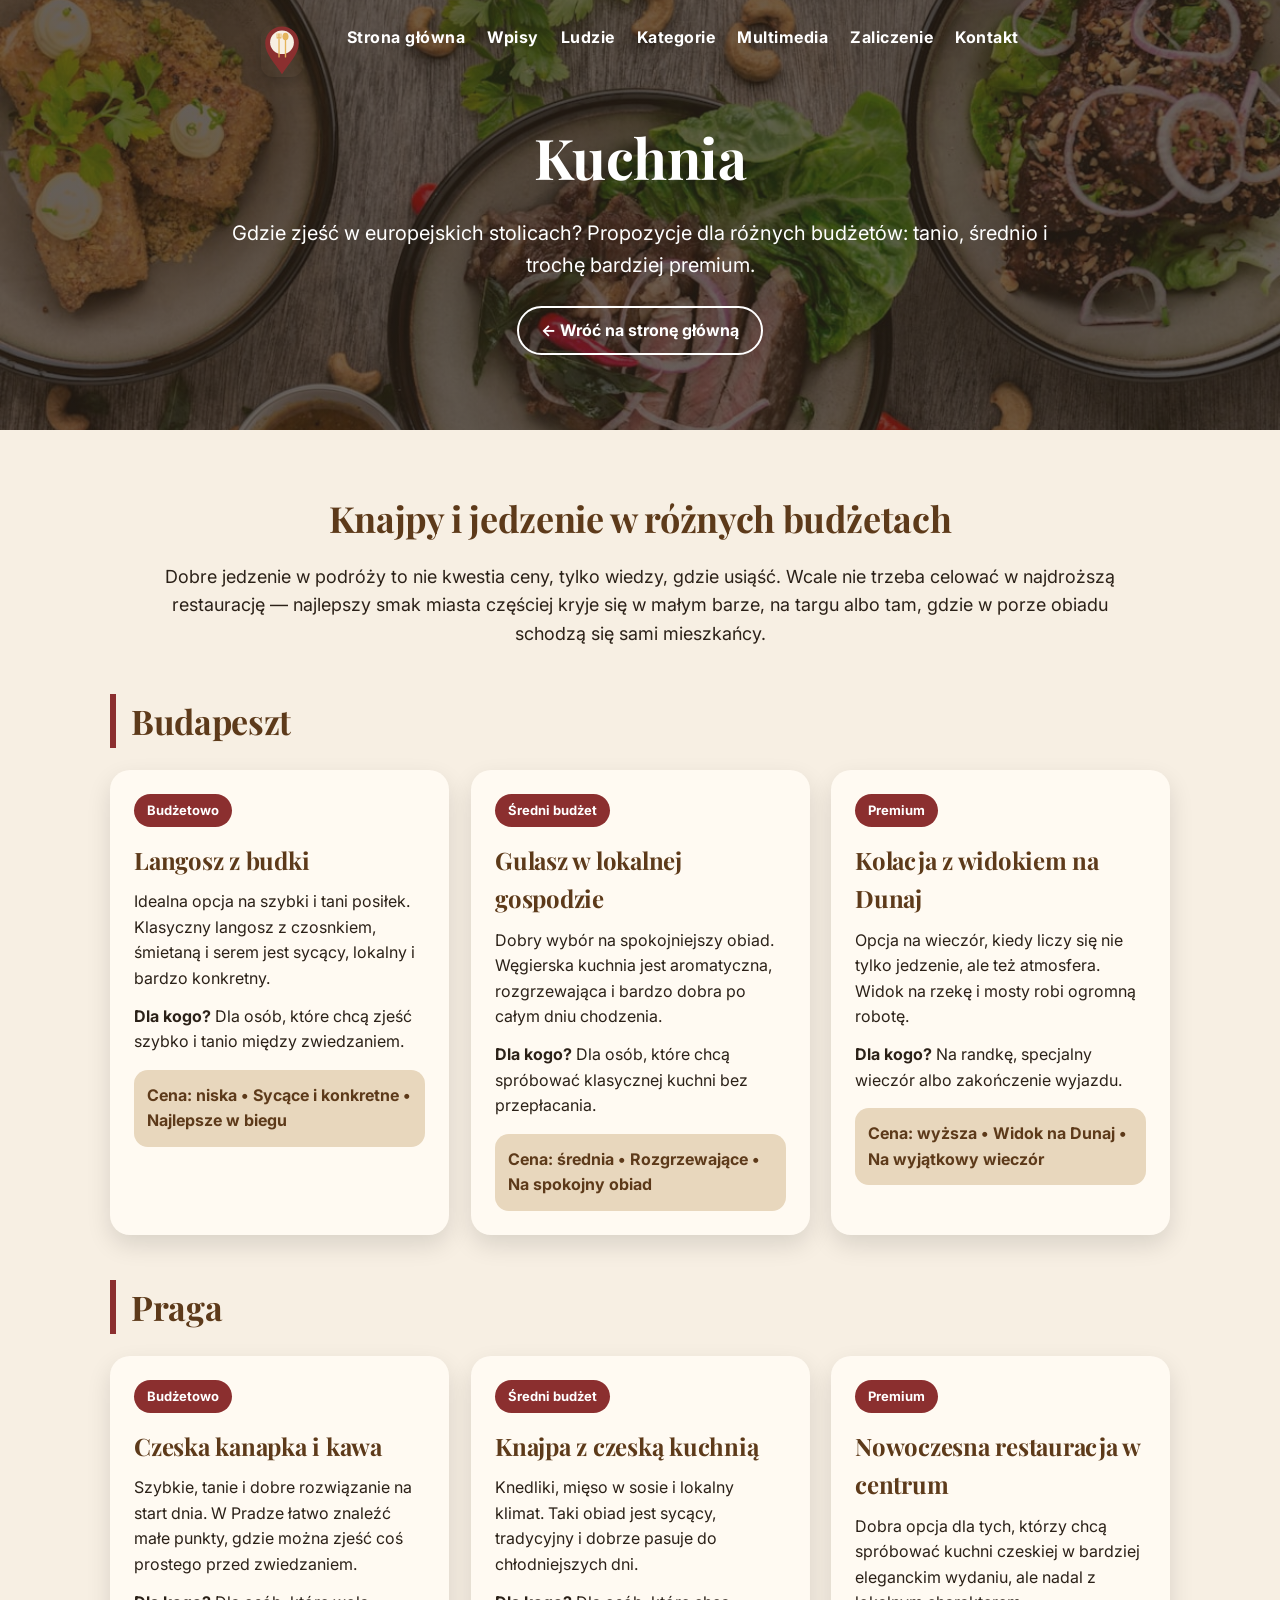
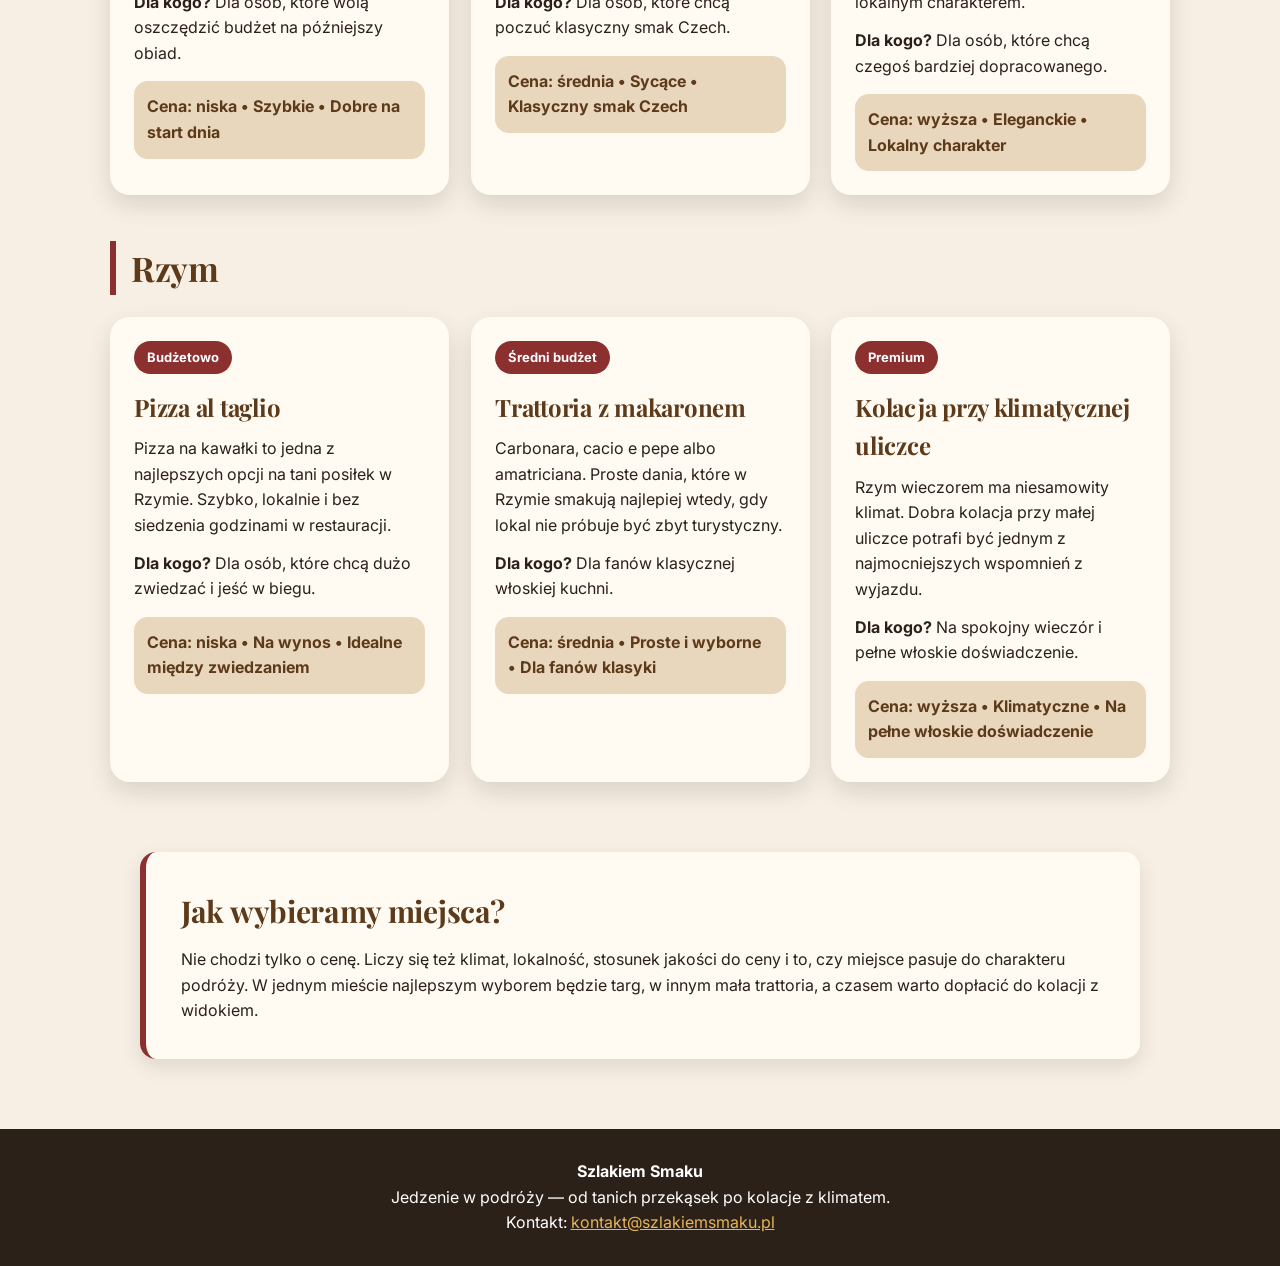
<file: kuchnia.html>
<!DOCTYPE html>
<html lang="pl">
<head>
  <meta charset="UTF-8">
  <meta name="viewport" content="width=device-width, initial-scale=1.0">
  <title>Kuchnia - Szlakiem Smaku</title>
  <meta name="description" content="Gdzie zjeść w europejskich stolicach — propozycje dla różnych budżetów: tanio, średnio i premium." />
  <link rel="canonical" href="https://siwsonek.github.io/Blog_Maklowicz/kuchnia.html" />
  <meta name="theme-color" content="#8b2f2f" />
  <meta property="og:type" content="website" />
  <meta property="og:locale" content="pl_PL" />
  <meta property="og:site_name" content="Szlakiem Smaku" />
  <meta property="og:title" content="Kuchnia — Szlakiem Smaku" />
  <meta property="og:description" content="Gdzie zjeść w europejskich stolicach — propozycje na różne budżety." />
  <meta property="og:url" content="https://siwsonek.github.io/Blog_Maklowicz/kuchnia.html" />
  <meta property="og:image" content="https://siwsonek.github.io/Blog_Maklowicz/img/danie-na-stole.jpg" />
  <meta name="twitter:card" content="summary_large_image" />
  <link rel="icon" href="favicon.svg" type="image/svg+xml" />
  <link rel="stylesheet" href="style.css?v=2" />

  <style>
    * {
      margin: 0;
      padding: 0;
      box-sizing: border-box;
    }

    body {
      font-family: Arial, sans-serif;
      background-color: #f7efe3;
      color: #2b2118;
      line-height: 1.6;
    }

    /* dostępność (.skip-link, :focus-visible) — w pliku style.css */

    .category-hero {
      min-height: 430px;
      background:
        linear-gradient(rgba(43, 33, 24, 0.68), rgba(43, 33, 24, 0.68)),
        url("img/danie-na-stole.jpg");
      background-size: cover;
      background-position: center;
      color: white;
      display: flex;
      flex-direction: column;
      text-align: center;
      padding: 25px 20px 40px;
    }

    .cat-nav {
      display: flex;
      justify-content: center;
      gap: 22px;
      flex-wrap: wrap;
    }
    .cat-nav a {
      color: white;
      text-decoration: none;
      font-weight: bold;
      letter-spacing: 0.5px;
    }
    .cat-nav a:hover { color: #e5b45b; }

    .hero-content {
      max-width: 850px;
      margin: auto;
    }

    .hero-content h1 {
      font-family: Georgia, serif;
      font-size: 56px;
      margin-bottom: 15px;
    }

    .hero-content p {
      font-size: 20px;
      margin-bottom: 25px;
    }

    .back-link {
      display: inline-block;
      color: white;
      border: 2px solid white;
      padding: 10px 22px;
      border-radius: 30px;
      text-decoration: none;
      font-weight: bold;
      transition: 0.3s;
    }

    .back-link:hover {
      background-color: white;
      color: #5d3a1a;
    }

    .intro {
      max-width: 1000px;
      margin: 60px auto 30px;
      padding: 0 20px;
      text-align: center;
    }

    .intro h2 {
      font-family: Georgia, serif;
      font-size: 36px;
      color: #5d3a1a;
      margin-bottom: 15px;
    }

    .intro p {
      font-size: 18px;
    }

    .city-section {
      max-width: 1100px;
      margin: 45px auto;
      padding: 0 20px;
    }

    .city-title {
      font-family: Georgia, serif;
      font-size: 34px;
      color: #5d3a1a;
      margin-bottom: 22px;
      border-left: 6px solid #8b2f2f;
      padding-left: 15px;
    }

    .food-list {
      display: grid;
      grid-template-columns: repeat(3, 1fr);
      gap: 22px;
    }

    .food-place {
      background-color: #fffaf2;
      padding: 24px;
      border-radius: 20px;
      box-shadow: 0 10px 25px rgba(0, 0, 0, 0.12);
      transition: transform 0.3s ease, box-shadow 0.3s ease;
    }

    .food-place:hover {
      transform: translateY(-6px);
      box-shadow: 0 18px 35px rgba(0, 0, 0, 0.18);
    }

    .budget-label {
      display: inline-block;
      background-color: #8b2f2f;
      color: white;
      padding: 6px 13px;
      border-radius: 20px;
      font-size: 13px;
      margin-bottom: 14px;
      font-weight: bold;
    }

    .food-place h3 {
      font-family: Georgia, serif;
      color: #5d3a1a;
      font-size: 24px;
      margin-bottom: 10px;
    }

    .food-place p {
      font-size: 16px;
      margin-bottom: 12px;
    }

    .score {
      background-color: #e8d7bd;
      padding: 13px;
      border-radius: 14px;
      color: #5d3a1a;
      font-weight: bold;
      margin-top: 15px;
    }

    .note {
      max-width: 1000px;
      margin: 70px auto;
      padding: 35px;
      background-color: #fffaf2;
      border-left: 6px solid #8b2f2f;
      border-radius: 16px;
      box-shadow: 0 8px 20px rgba(0,0,0,0.10);
    }

    .note h2 {
      font-family: Georgia, serif;
      color: #5d3a1a;
      margin-bottom: 12px;
      font-size: 30px;
    }

    footer {
      background-color: #2b2118;
      color: white;
      text-align: center;
      padding: 30px 20px;
    }

    @media (max-width: 950px) {
      .food-list {
        grid-template-columns: 1fr;
      }

      .hero-content h1 {
        font-size: 42px;
      }
    }
  </style>
</head>

<body>
  <a class="skip-link" href="#main">Przejdź do treści</a>

  <header class="category-hero">
    <nav class="cat-nav" aria-label="Menu główne">
      <a href="index.html" class="nav-logo"><img src="img/logo-mark.svg" alt="Szlakiem Smaku — strona główna"></a>
      <a href="index.html">Strona główna</a>
      <a href="index.html#wpisy">Wpisy</a>
      <a href="index.html#ludzie">Ludzie</a>
      <a href="index.html#kategorie">Kategorie</a>
      <a href="multimedia.html">Multimedia</a>
      <a href="zaliczenie.html">Zaliczenie</a>
      <a href="index.html#kontakt">Kontakt</a>
    </nav>
    <div class="hero-content">
      <h1>Kuchnia</h1>
      <p>Gdzie zjeść w europejskich stolicach? Propozycje dla różnych budżetów: tanio, średnio i trochę bardziej premium.</p>
      <a href="index.html" class="back-link">← Wróć na stronę główną</a>
    </div>
  </header>

  <section class="intro" id="main" tabindex="-1">
    <h2>Knajpy i jedzenie w różnych budżetach</h2>
    <p>
      Dobre jedzenie w podróży to nie kwestia ceny, tylko wiedzy, gdzie usiąść. Wcale nie trzeba celować
      w najdroższą restaurację — najlepszy smak miasta częściej kryje się w małym barze, na targu albo
      tam, gdzie w porze obiadu schodzą się sami mieszkańcy.
    </p>
  </section>

  <section class="city-section">
    <h2 class="city-title">Budapeszt</h2>

    <div class="food-list">
      <article class="food-place">
        <span class="budget-label">Budżetowo</span>
        <h3>Langosz z budki</h3>
        <p>
          Idealna opcja na szybki i tani posiłek. Klasyczny langosz z czosnkiem, śmietaną i serem jest sycący, lokalny i bardzo konkretny.
        </p>
        <p><strong>Dla kogo?</strong> Dla osób, które chcą zjeść szybko i tanio między zwiedzaniem.</p>
        <div class="score">Cena: niska • Sycące i konkretne • Najlepsze w biegu</div>
      </article>

      <article class="food-place">
        <span class="budget-label">Średni budżet</span>
        <h3>Gulasz w lokalnej gospodzie</h3>
        <p>
          Dobry wybór na spokojniejszy obiad. Węgierska kuchnia jest aromatyczna, rozgrzewająca i bardzo dobra po całym dniu chodzenia.
        </p>
        <p><strong>Dla kogo?</strong> Dla osób, które chcą spróbować klasycznej kuchni bez przepłacania.</p>
        <div class="score">Cena: średnia • Rozgrzewające • Na spokojny obiad</div>
      </article>

      <article class="food-place">
        <span class="budget-label">Premium</span>
        <h3>Kolacja z widokiem na Dunaj</h3>
        <p>
          Opcja na wieczór, kiedy liczy się nie tylko jedzenie, ale też atmosfera. Widok na rzekę i mosty robi ogromną robotę.
        </p>
        <p><strong>Dla kogo?</strong> Na randkę, specjalny wieczór albo zakończenie wyjazdu.</p>
        <div class="score">Cena: wyższa • Widok na Dunaj • Na wyjątkowy wieczór</div>
      </article>
    </div>
  </section>

  <section class="city-section">
    <h2 class="city-title">Praga</h2>

    <div class="food-list">
      <article class="food-place">
        <span class="budget-label">Budżetowo</span>
        <h3>Czeska kanapka i kawa</h3>
        <p>
          Szybkie, tanie i dobre rozwiązanie na start dnia. W Pradze łatwo znaleźć małe punkty, gdzie można zjeść coś prostego przed zwiedzaniem.
        </p>
        <p><strong>Dla kogo?</strong> Dla osób, które wolą oszczędzić budżet na późniejszy obiad.</p>
        <div class="score">Cena: niska • Szybkie • Dobre na start dnia</div>
      </article>

      <article class="food-place">
        <span class="budget-label">Średni budżet</span>
        <h3>Knajpa z czeską kuchnią</h3>
        <p>
          Knedliki, mięso w sosie i lokalny klimat. Taki obiad jest sycący, tradycyjny i dobrze pasuje do chłodniejszych dni.
        </p>
        <p><strong>Dla kogo?</strong> Dla osób, które chcą poczuć klasyczny smak Czech.</p>
        <div class="score">Cena: średnia • Sycące • Klasyczny smak Czech</div>
      </article>

      <article class="food-place">
        <span class="budget-label">Premium</span>
        <h3>Nowoczesna restauracja w centrum</h3>
        <p>
          Dobra opcja dla tych, którzy chcą spróbować kuchni czeskiej w bardziej eleganckim wydaniu, ale nadal z lokalnym charakterem.
        </p>
        <p><strong>Dla kogo?</strong> Dla osób, które chcą czegoś bardziej dopracowanego.</p>
        <div class="score">Cena: wyższa • Eleganckie • Lokalny charakter</div>
      </article>
    </div>
  </section>

  <section class="city-section">
    <h2 class="city-title">Rzym</h2>

    <div class="food-list">
      <article class="food-place">
        <span class="budget-label">Budżetowo</span>
        <h3>Pizza al taglio</h3>
        <p>
          Pizza na kawałki to jedna z najlepszych opcji na tani posiłek w Rzymie. Szybko, lokalnie i bez siedzenia godzinami w restauracji.
        </p>
        <p><strong>Dla kogo?</strong> Dla osób, które chcą dużo zwiedzać i jeść w biegu.</p>
        <div class="score">Cena: niska • Na wynos • Idealne między zwiedzaniem</div>
      </article>

      <article class="food-place">
        <span class="budget-label">Średni budżet</span>
        <h3>Trattoria z makaronem</h3>
        <p>
          Carbonara, cacio e pepe albo amatriciana. Proste dania, które w Rzymie smakują najlepiej wtedy, gdy lokal nie próbuje być zbyt turystyczny.
        </p>
        <p><strong>Dla kogo?</strong> Dla fanów klasycznej włoskiej kuchni.</p>
        <div class="score">Cena: średnia • Proste i wyborne • Dla fanów klasyki</div>
      </article>

      <article class="food-place">
        <span class="budget-label">Premium</span>
        <h3>Kolacja przy klimatycznej uliczce</h3>
        <p>
          Rzym wieczorem ma niesamowity klimat. Dobra kolacja przy małej uliczce potrafi być jednym z najmocniejszych wspomnień z wyjazdu.
        </p>
        <p><strong>Dla kogo?</strong> Na spokojny wieczór i pełne włoskie doświadczenie.</p>
        <div class="score">Cena: wyższa • Klimatyczne • Na pełne włoskie doświadczenie</div>
      </article>
    </div>
  </section>

  <section class="note">
    <h2>Jak wybieramy miejsca?</h2>
    <p>
      Nie chodzi tylko o cenę. Liczy się też klimat, lokalność, stosunek jakości do ceny i to, czy miejsce pasuje do charakteru podróży.
      W jednym mieście najlepszym wyborem będzie targ, w innym mała trattoria, a czasem warto dopłacić do kolacji z widokiem.
    </p>
  </section>

  <footer id="kontakt">
    <p><strong>Szlakiem Smaku</strong></p>
    <p>Jedzenie w podróży — od tanich przekąsek po kolacje z klimatem.</p>
    <p>Kontakt: <a href="mailto:kontakt@szlakiemsmaku.pl" style="color:#e5b45b">kontakt@szlakiemsmaku.pl</a></p>
  </footer>

  <script src="script.js?v=2" defer></script>
</body>
</html>
</file>
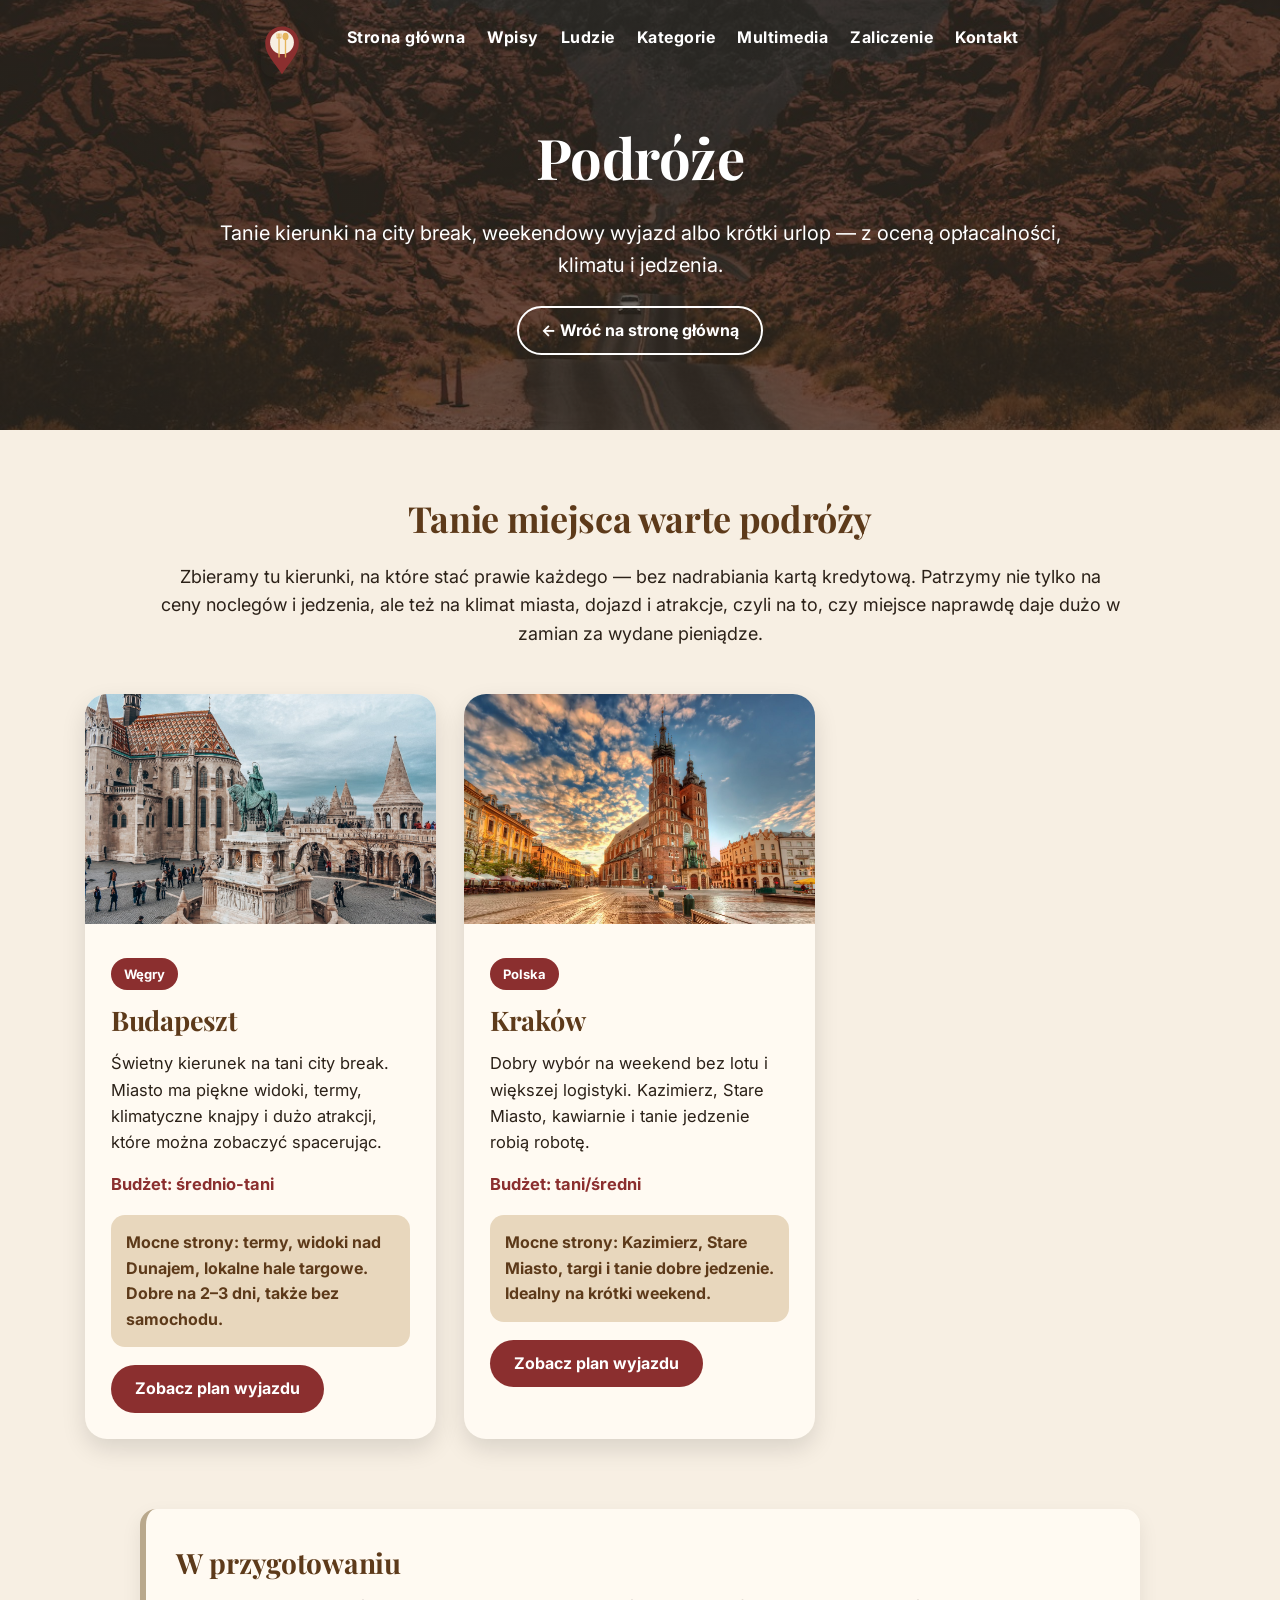
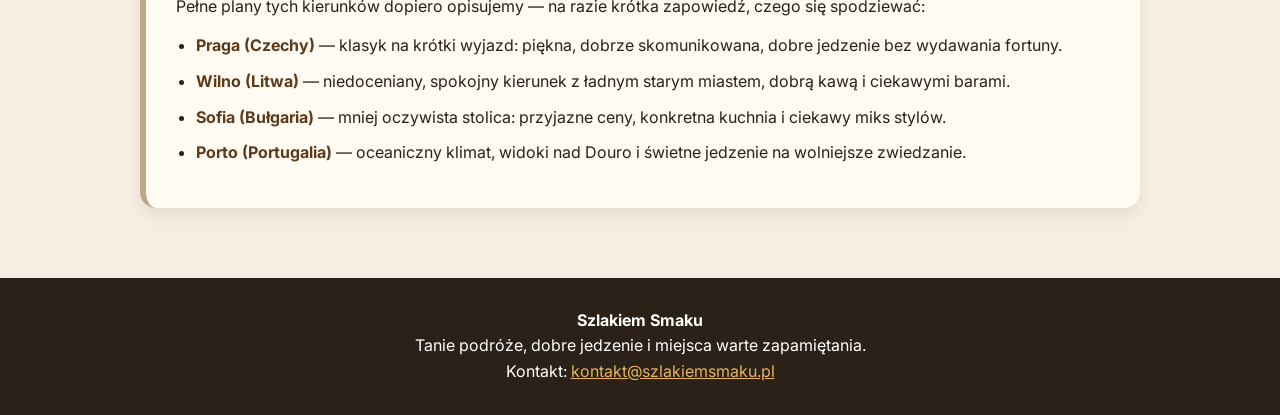
<file: podroze.html>
<!DOCTYPE html>
<html lang="pl">
<head>
  <meta charset="UTF-8">
  <meta name="viewport" content="width=device-width, initial-scale=1.0">
  <title>Podróże - Szlakiem Smaku</title>
  <meta name="description" content="Tanie kierunki na city break i weekendowe wyjazdy — z oceną opłacalności, klimatu i jedzenia." />
  <link rel="canonical" href="https://siwsonek.github.io/Blog_Maklowicz/podroze.html" />
  <meta name="theme-color" content="#8b2f2f" />
  <meta property="og:type" content="website" />
  <meta property="og:locale" content="pl_PL" />
  <meta property="og:site_name" content="Szlakiem Smaku" />
  <meta property="og:title" content="Podróże — Szlakiem Smaku" />
  <meta property="og:description" content="Tanie kierunki na city break i krótki wyjazd — z oceną klimatu i jedzenia." />
  <meta property="og:url" content="https://siwsonek.github.io/Blog_Maklowicz/podroze.html" />
  <meta property="og:image" content="https://siwsonek.github.io/Blog_Maklowicz/img/krajobraz-podroz.jpg" />
  <meta name="twitter:card" content="summary_large_image" />
  <link rel="icon" href="favicon.svg" type="image/svg+xml" />
  <link rel="stylesheet" href="style.css?v=2" />

  <style>
    * {
      margin: 0;
      padding: 0;
      box-sizing: border-box;
    }

    body {
      font-family: Arial, sans-serif;
      background-color: #f7efe3;
      color: #2b2118;
      line-height: 1.6;
    }

    /* dostępność (.skip-link, :focus-visible) — w pliku style.css */

    .read-more.soon {
      background-color: #b9a88c;
      cursor: default;
    }
    .read-more.soon:hover { background-color: #b9a88c; }

    .category-hero {
      min-height: 430px;
      background:
        linear-gradient(rgba(43, 33, 24, 0.68), rgba(43, 33, 24, 0.68)),
        url("img/krajobraz-podroz.jpg");
      background-size: cover;
      background-position: center;
      color: white;
      display: flex;
      flex-direction: column;
      text-align: center;
      padding: 25px 20px 40px;
    }

    .cat-nav {
      display: flex;
      justify-content: center;
      gap: 22px;
      flex-wrap: wrap;
    }
    .cat-nav a {
      color: white;
      text-decoration: none;
      font-weight: bold;
      letter-spacing: 0.5px;
    }
    .cat-nav a:hover { color: #e5b45b; }

    .hero-content {
      max-width: 850px;
      margin: auto;
    }

    .hero-content h1 {
      font-family: Georgia, serif;
      font-size: 56px;
      margin-bottom: 15px;
    }

    .hero-content p {
      font-size: 20px;
      margin-bottom: 25px;
    }

    .back-link {
      display: inline-block;
      color: white;
      border: 2px solid white;
      padding: 10px 22px;
      border-radius: 30px;
      text-decoration: none;
      font-weight: bold;
      transition: 0.3s;
    }

    .back-link:hover {
      background-color: white;
      color: #5d3a1a;
    }

    .intro {
      max-width: 1000px;
      margin: 60px auto 30px;
      padding: 0 20px;
      text-align: center;
    }

    .intro h2 {
      font-family: Georgia, serif;
      font-size: 36px;
      color: #5d3a1a;
      margin-bottom: 15px;
    }

    .intro p {
      font-size: 18px;
    }

    .travel-grid {
      max-width: 1150px;
      margin: 45px auto 70px;
      padding: 0 20px;
      display: grid;
      grid-template-columns: repeat(3, 1fr);
      gap: 28px;
    }

    .travel-card {
      background-color: #fffaf2;
      border-radius: 22px;
      overflow: hidden;
      box-shadow: 0 10px 25px rgba(0, 0, 0, 0.12);
      transition: transform 0.3s ease, box-shadow 0.3s ease;
    }

    .travel-card:hover {
      transform: translateY(-7px);
      box-shadow: 0 18px 35px rgba(0, 0, 0, 0.18);
    }

    .travel-card img {
      width: 100%;
      height: 230px;
      object-fit: cover;
    }

    .travel-content {
      padding: 26px;
    }

    .travel-label {
      display: inline-block;
      background-color: #8b2f2f;
      color: white;
      padding: 6px 13px;
      border-radius: 20px;
      font-size: 13px;
      margin-bottom: 14px;
      font-weight: bold;
    }

    .travel-content h2 {
      font-family: Georgia, serif;
      color: #5d3a1a;
      font-size: 27px;
      margin-bottom: 12px;
      line-height: 1.25;
    }

    .travel-content p {
      font-size: 16.5px;
      margin-bottom: 15px;
    }

    .rating-box {
      background-color: #e8d7bd;
      padding: 15px;
      border-radius: 14px;
      margin: 18px 0;
      color: #5d3a1a;
      font-weight: bold;
    }

    .budget {
      color: #8b2f2f;
      font-weight: bold;
    }

    .read-more {
      display: inline-block;
      background-color: #8b2f2f;
      color: white;
      padding: 11px 24px;
      border-radius: 30px;
      text-decoration: none;
      font-weight: bold;
      transition: 0.3s;
    }

    .read-more:hover {
      background-color: #642020;
    }

    .soon-strip {
      max-width: 1000px;
      margin: 0 auto 70px;
      padding: 32px 30px;
      background-color: #fffaf2;
      border-left: 6px solid #b9a88c;
      border-radius: 16px;
      box-shadow: 0 8px 20px rgba(0, 0, 0, 0.08);
    }
    .soon-strip h2 {
      font-family: Georgia, serif;
      color: #5d3a1a;
      font-size: 28px;
      margin-bottom: 8px;
    }
    .soon-strip > p { margin-bottom: 14px; }
    .soon-list { margin-left: 20px; }
    .soon-list li { margin-bottom: 10px; }
    .soon-list strong { color: #5d3a1a; }

    footer {
      background-color: #2b2118;
      color: white;
      text-align: center;
      padding: 30px 20px;
    }

    @media (max-width: 1000px) {
      .travel-grid {
        grid-template-columns: 1fr 1fr;
      }
    }

    @media (max-width: 700px) {
      .travel-grid {
        grid-template-columns: 1fr;
      }

      .hero-content h1 {
        font-size: 42px;
      }

      .hero-content p {
        font-size: 17px;
      }
    }
  </style>
</head>

<body>
  <a class="skip-link" href="#main">Przejdź do treści</a>

  <header class="category-hero">
    <nav class="cat-nav" aria-label="Menu główne">
      <a href="index.html" class="nav-logo"><img src="img/logo-mark.svg" alt="Szlakiem Smaku — strona główna"></a>
      <a href="index.html">Strona główna</a>
      <a href="index.html#wpisy">Wpisy</a>
      <a href="index.html#ludzie">Ludzie</a>
      <a href="index.html#kategorie">Kategorie</a>
      <a href="multimedia.html">Multimedia</a>
      <a href="zaliczenie.html">Zaliczenie</a>
      <a href="index.html#kontakt">Kontakt</a>
    </nav>
    <div class="hero-content">
      <h1>Podróże</h1>
      <p>Tanie kierunki na city break, weekendowy wyjazd albo krótki urlop — z oceną opłacalności, klimatu i jedzenia.</p>
      <a href="index.html" class="back-link">← Wróć na stronę główną</a>
    </div>
  </header>

  <section class="intro" id="main" tabindex="-1">
    <h2>Tanie miejsca warte podróży</h2>
    <p>
      Zbieramy tu kierunki, na które stać prawie każdego — bez nadrabiania kartą kredytową. Patrzymy nie
      tylko na ceny noclegów i jedzenia, ale też na klimat miasta, dojazd i atrakcje, czyli na to, czy
      miejsce naprawdę daje dużo w zamian za wydane pieniądze.
    </p>
  </section>

  <main class="travel-grid">

    <article class="travel-card">
      <img loading="lazy" decoding="async" src="img/budapeszt-panorama.jpg" alt="Panorama Budapesztu z Parlamentem nad Dunajem">
      <div class="travel-content">
        <span class="travel-label">Węgry</span>
        <h2>Budapeszt</h2>
        <p>
          Świetny kierunek na tani city break. Miasto ma piękne widoki, termy, klimatyczne knajpy i dużo atrakcji, które można zobaczyć spacerując.
        </p>
        <p class="budget">Budżet: średnio-tani</p>
        <div class="rating-box">
          Mocne strony: termy, widoki nad Dunajem, lokalne hale targowe.<br>
          Dobre na 2–3 dni, także bez samochodu.
        </div>
        <a href="budapeszt.html" class="read-more">Zobacz plan wyjazdu</a>
      </div>
    </article>

    <article class="travel-card">
      <img loading="lazy" decoding="async" src="Krakow.jpg" alt="Rynek Główny w Krakowie z Sukiennicami">
      <div class="travel-content">
        <span class="travel-label">Polska</span>
        <h2>Kraków</h2>
        <p>
          Dobry wybór na weekend bez lotu i większej logistyki. Kazimierz, Stare Miasto, kawiarnie i tanie jedzenie robią robotę.
        </p>
        <p class="budget">Budżet: tani/średni</p>
        <div class="rating-box">
          Mocne strony: Kazimierz, Stare Miasto, targi i tanie dobre jedzenie.<br>
          Idealny na krótki weekend.
        </div>
        <a href="krakow.html" class="read-more">Zobacz plan wyjazdu</a>
      </div>
    </article>

  </main>

  <section class="soon-strip" aria-label="Kierunki w przygotowaniu">
    <h2>W przygotowaniu</h2>
    <p>Pełne plany tych kierunków dopiero opisujemy — na razie krótka zapowiedź, czego się spodziewać:</p>
    <ul class="soon-list">
      <li><strong>Praga (Czechy)</strong> — klasyk na krótki wyjazd: piękna, dobrze skomunikowana, dobre jedzenie bez wydawania fortuny.</li>
      <li><strong>Wilno (Litwa)</strong> — niedoceniany, spokojny kierunek z ładnym starym miastem, dobrą kawą i ciekawymi barami.</li>
      <li><strong>Sofia (Bułgaria)</strong> — mniej oczywista stolica: przyjazne ceny, konkretna kuchnia i ciekawy miks stylów.</li>
      <li><strong>Porto (Portugalia)</strong> — oceaniczny klimat, widoki nad Douro i świetne jedzenie na wolniejsze zwiedzanie.</li>
    </ul>
  </section>

  <footer id="kontakt">
    <p><strong>Szlakiem Smaku</strong></p>
    <p>Tanie podróże, dobre jedzenie i miejsca warte zapamiętania.</p>
    <p>Kontakt: <a href="mailto:kontakt@szlakiemsmaku.pl" style="color:#e5b45b">kontakt@szlakiemsmaku.pl</a></p>
  </footer>

  <script src="script.js?v=2" defer></script>
</body>
</html>
</file>
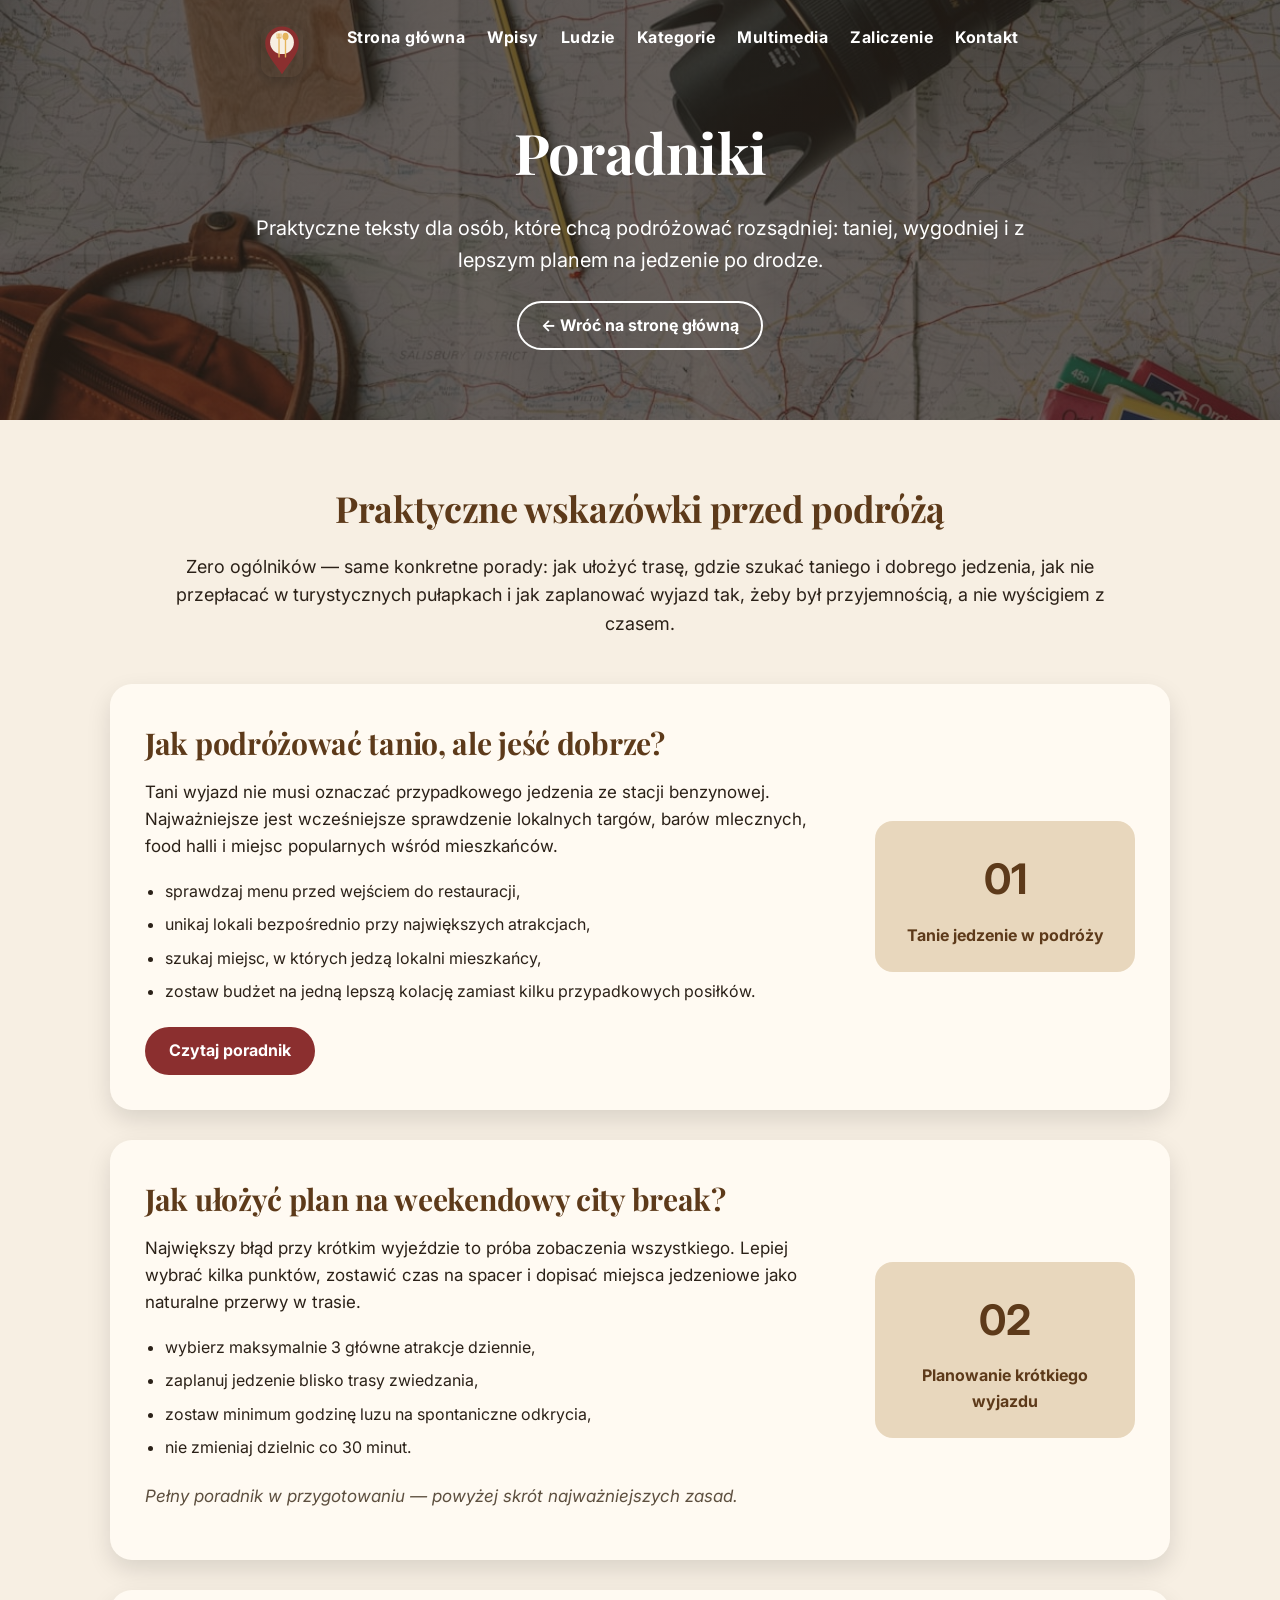
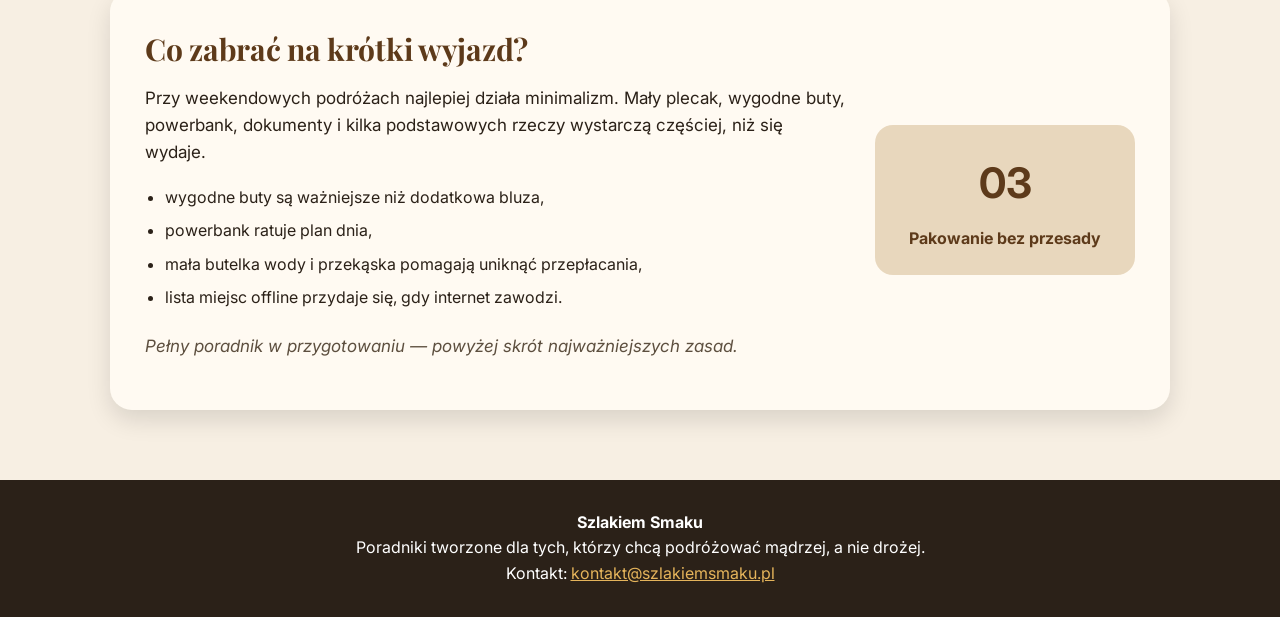
<file: poradniki.html>
<!DOCTYPE html>
<html lang="pl">
<head>
  <meta charset="UTF-8">
  <meta name="viewport" content="width=device-width, initial-scale=1.0">
  <title>Poradniki - Szlakiem Smaku</title>
  <meta name="description" content="Praktyczne poradniki o tańszym i wygodniejszym podróżowaniu oraz lepszym planowaniu jedzenia po drodze." />
  <link rel="canonical" href="https://siwsonek.github.io/Blog_Maklowicz/poradniki.html" />
  <meta name="theme-color" content="#8b2f2f" />
  <meta property="og:type" content="website" />
  <meta property="og:locale" content="pl_PL" />
  <meta property="og:site_name" content="Szlakiem Smaku" />
  <meta property="og:title" content="Poradniki — Szlakiem Smaku" />
  <meta property="og:description" content="Praktyczne wskazówki: jak podróżować taniej, wygodniej i z lepszym planem na jedzenie." />
  <meta property="og:url" content="https://siwsonek.github.io/Blog_Maklowicz/poradniki.html" />
  <meta property="og:image" content="https://siwsonek.github.io/Blog_Maklowicz/img/poradniki-szlak.jpg" />
  <meta name="twitter:card" content="summary_large_image" />
  <link rel="icon" href="favicon.svg" type="image/svg+xml" />
  <link rel="stylesheet" href="style.css?v=2" />

  <style>
    * {
      margin: 0;
      padding: 0;
      box-sizing: border-box;
    }

    body {
      font-family: Arial, sans-serif;
      background-color: #f7efe3;
      color: #2b2118;
      line-height: 1.6;
    }

    /* dostępność (.skip-link, :focus-visible) — w pliku style.css */

    .read-more.soon {
      background-color: #b9a88c;
      cursor: default;
    }
    .read-more.soon:hover { background-color: #b9a88c; }

    .category-hero {
      min-height: 420px;
      background:
        linear-gradient(rgba(43, 33, 24, 0.7), rgba(43, 33, 24, 0.7)),
        url("img/poradniki-szlak.jpg");
      background-size: cover;
      background-position: center;
      color: white;
      display: flex;
      flex-direction: column;
      text-align: center;
      padding: 25px 20px 40px;
    }

    .cat-nav {
      display: flex;
      justify-content: center;
      gap: 22px;
      flex-wrap: wrap;
    }
    .cat-nav a {
      color: white;
      text-decoration: none;
      font-weight: bold;
      letter-spacing: 0.5px;
    }
    .cat-nav a:hover { color: #e5b45b; }

    .hero-content {
      max-width: 850px;
      margin: auto;
    }

    .hero-content h1 {
      font-family: Georgia, serif;
      font-size: 56px;
      margin-bottom: 15px;
    }

    .hero-content p {
      font-size: 20px;
      margin-bottom: 25px;
    }

    .back-link {
      display: inline-block;
      color: white;
      border: 2px solid white;
      padding: 10px 22px;
      border-radius: 30px;
      text-decoration: none;
      font-weight: bold;
      transition: 0.3s;
    }

    .back-link:hover {
      background-color: white;
      color: #5d3a1a;
    }

    .intro {
      max-width: 1000px;
      margin: 60px auto 30px;
      padding: 0 20px;
      text-align: center;
    }

    .intro h2 {
      font-family: Georgia, serif;
      font-size: 36px;
      color: #5d3a1a;
      margin-bottom: 15px;
    }

    .intro p {
      font-size: 18px;
    }

    .guides {
      max-width: 1100px;
      margin: 45px auto 70px;
      padding: 0 20px;
      display: grid;
      gap: 30px;
    }

    .guide-card {
      background-color: #fffaf2;
      border-radius: 22px;
      padding: 35px;
      box-shadow: 0 10px 25px rgba(0, 0, 0, 0.12);
      display: grid;
      grid-template-columns: 1fr 260px;
      gap: 30px;
      align-items: center;
      transition: transform 0.3s ease, box-shadow 0.3s ease;
    }

    .guide-card:hover {
      transform: translateY(-6px);
      box-shadow: 0 18px 35px rgba(0, 0, 0, 0.18);
    }

    .guide-content h2 {
      font-family: Georgia, serif;
      color: #5d3a1a;
      font-size: 30px;
      margin-bottom: 12px;
    }

    .guide-content p {
      font-size: 17px;
      margin-bottom: 15px;
    }

    .guide-list {
      margin: 18px 0 22px;
      padding-left: 20px;
    }

    .guide-list li {
      margin-bottom: 8px;
    }

    .guide-box {
      background-color: #e8d7bd;
      border-radius: 18px;
      padding: 24px;
      text-align: center;
      color: #5d3a1a;
      font-weight: bold;
    }

    .guide-box span {
      display: block;
      font-size: 42px;
      margin-bottom: 10px;
    }

    .read-more {
      display: inline-block;
      background-color: #8b2f2f;
      color: white;
      padding: 11px 24px;
      border-radius: 30px;
      text-decoration: none;
      font-weight: bold;
      transition: 0.3s;
    }

    .read-more:hover {
      background-color: #642020;
    }

    .guide-soon {
      font-size: 14px;
      color: #5d4f3f;
      font-style: italic;
      margin-top: 4px;
    }

    footer {
      background-color: #2b2118;
      color: white;
      text-align: center;
      padding: 30px 20px;
    }

    @media (max-width: 850px) {
      .guide-card {
        grid-template-columns: 1fr;
      }

      .hero-content h1 {
        font-size: 42px;
      }
    }
  </style>
</head>

<body>
  <a class="skip-link" href="#main">Przejdź do treści</a>

  <header class="category-hero">
    <nav class="cat-nav" aria-label="Menu główne">
      <a href="index.html" class="nav-logo"><img src="img/logo-mark.svg" alt="Szlakiem Smaku — strona główna"></a>
      <a href="index.html">Strona główna</a>
      <a href="index.html#wpisy">Wpisy</a>
      <a href="index.html#ludzie">Ludzie</a>
      <a href="index.html#kategorie">Kategorie</a>
      <a href="multimedia.html">Multimedia</a>
      <a href="zaliczenie.html">Zaliczenie</a>
      <a href="index.html#kontakt">Kontakt</a>
    </nav>
    <div class="hero-content">
      <h1>Poradniki</h1>
      <p>Praktyczne teksty dla osób, które chcą podróżować rozsądniej: taniej, wygodniej i z lepszym planem na jedzenie po drodze.</p>
      <a href="index.html" class="back-link">← Wróć na stronę główną</a>
    </div>
  </header>

  <section class="intro" id="main" tabindex="-1">
    <h2>Praktyczne wskazówki przed podróżą</h2>
    <p>
      Zero ogólników — same konkretne porady: jak ułożyć trasę, gdzie szukać taniego i dobrego jedzenia,
      jak nie przepłacać w turystycznych pułapkach i jak zaplanować wyjazd tak, żeby był przyjemnością,
      a nie wyścigiem z czasem.
    </p>
  </section>

  <main class="guides">

    <article class="guide-card">
      <div class="guide-content">
        <h2>Jak podróżować tanio, ale jeść dobrze?</h2>
        <p>
          Tani wyjazd nie musi oznaczać przypadkowego jedzenia ze stacji benzynowej. Najważniejsze jest wcześniejsze sprawdzenie lokalnych targów, barów mlecznych, food halli i miejsc popularnych wśród mieszkańców.
        </p>

        <ul class="guide-list">
          <li>sprawdzaj menu przed wejściem do restauracji,</li>
          <li>unikaj lokali bezpośrednio przy największych atrakcjach,</li>
          <li>szukaj miejsc, w których jedzą lokalni mieszkańcy,</li>
          <li>zostaw budżet na jedną lepszą kolację zamiast kilku przypadkowych posiłków.</li>
        </ul>

        <a href="tanie-podroze.html" class="read-more">Czytaj poradnik</a>
      </div>

      <div class="guide-box">
        <span>01</span>
        Tanie jedzenie w podróży
      </div>
    </article>

    <article class="guide-card">
      <div class="guide-content">
        <h2>Jak ułożyć plan na weekendowy city break?</h2>
        <p>
          Największy błąd przy krótkim wyjeździe to próba zobaczenia wszystkiego. Lepiej wybrać kilka punktów, zostawić czas na spacer i dopisać miejsca jedzeniowe jako naturalne przerwy w trasie.
        </p>

        <ul class="guide-list">
          <li>wybierz maksymalnie 3 główne atrakcje dziennie,</li>
          <li>zaplanuj jedzenie blisko trasy zwiedzania,</li>
          <li>zostaw minimum godzinę luzu na spontaniczne odkrycia,</li>
          <li>nie zmieniaj dzielnic co 30 minut.</li>
        </ul>

        <p class="guide-soon">Pełny poradnik w przygotowaniu — powyżej skrót najważniejszych zasad.</p>
      </div>

      <div class="guide-box">
        <span>02</span>
        Planowanie krótkiego wyjazdu
      </div>
    </article>

    <article class="guide-card">
      <div class="guide-content">
        <h2>Co zabrać na krótki wyjazd?</h2>
        <p>
          Przy weekendowych podróżach najlepiej działa minimalizm. Mały plecak, wygodne buty, powerbank, dokumenty i kilka podstawowych rzeczy wystarczą częściej, niż się wydaje.
        </p>

        <ul class="guide-list">
          <li>wygodne buty są ważniejsze niż dodatkowa bluza,</li>
          <li>powerbank ratuje plan dnia,</li>
          <li>mała butelka wody i przekąska pomagają uniknąć przepłacania,</li>
          <li>lista miejsc offline przydaje się, gdy internet zawodzi.</li>
        </ul>

        <p class="guide-soon">Pełny poradnik w przygotowaniu — powyżej skrót najważniejszych zasad.</p>
      </div>

      <div class="guide-box">
        <span>03</span>
        Pakowanie bez przesady
      </div>
    </article>

  </main>

  <footer id="kontakt">
    <p><strong>Szlakiem Smaku</strong></p>
    <p>Poradniki tworzone dla tych, którzy chcą podróżować mądrzej, a nie drożej.</p>
    <p>Kontakt: <a href="mailto:kontakt@szlakiemsmaku.pl" style="color:#e5b45b">kontakt@szlakiemsmaku.pl</a></p>
  </footer>

  <script src="script.js?v=2" defer></script>
</body>
</html>
</file>
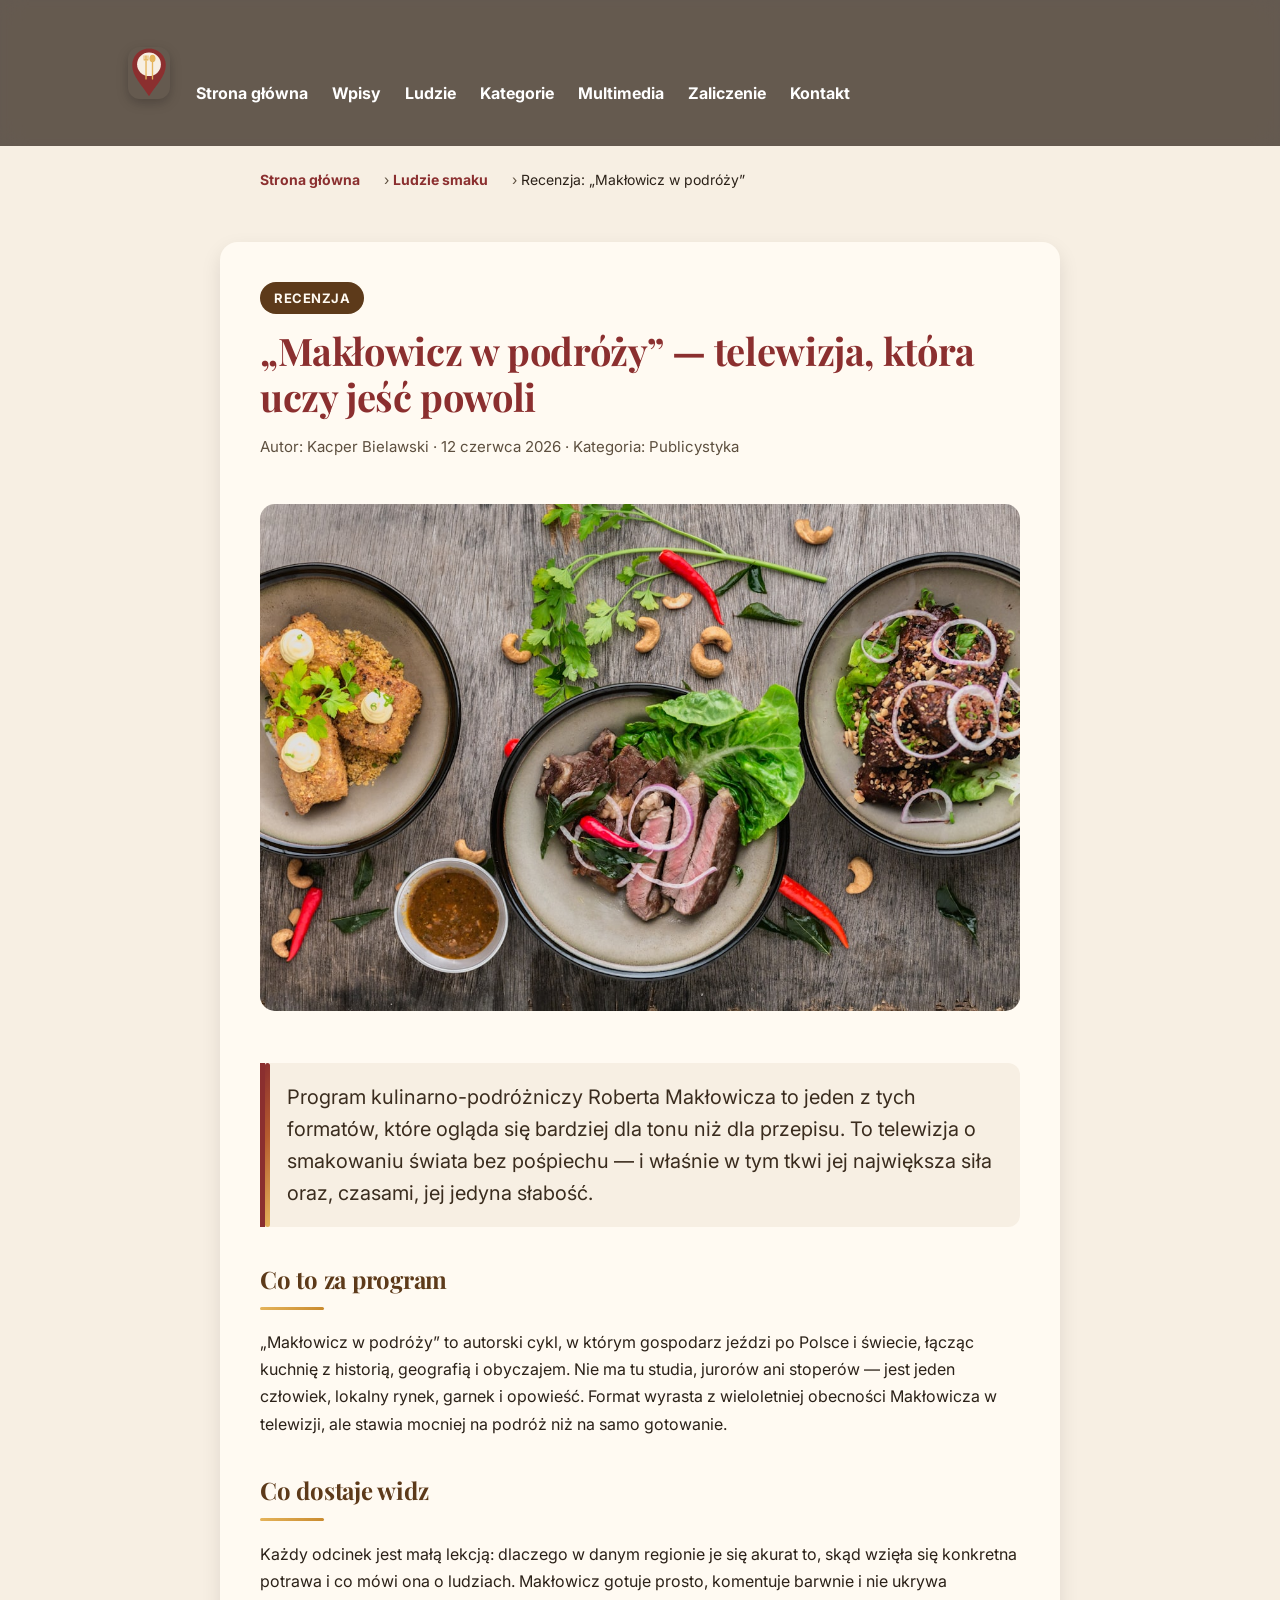
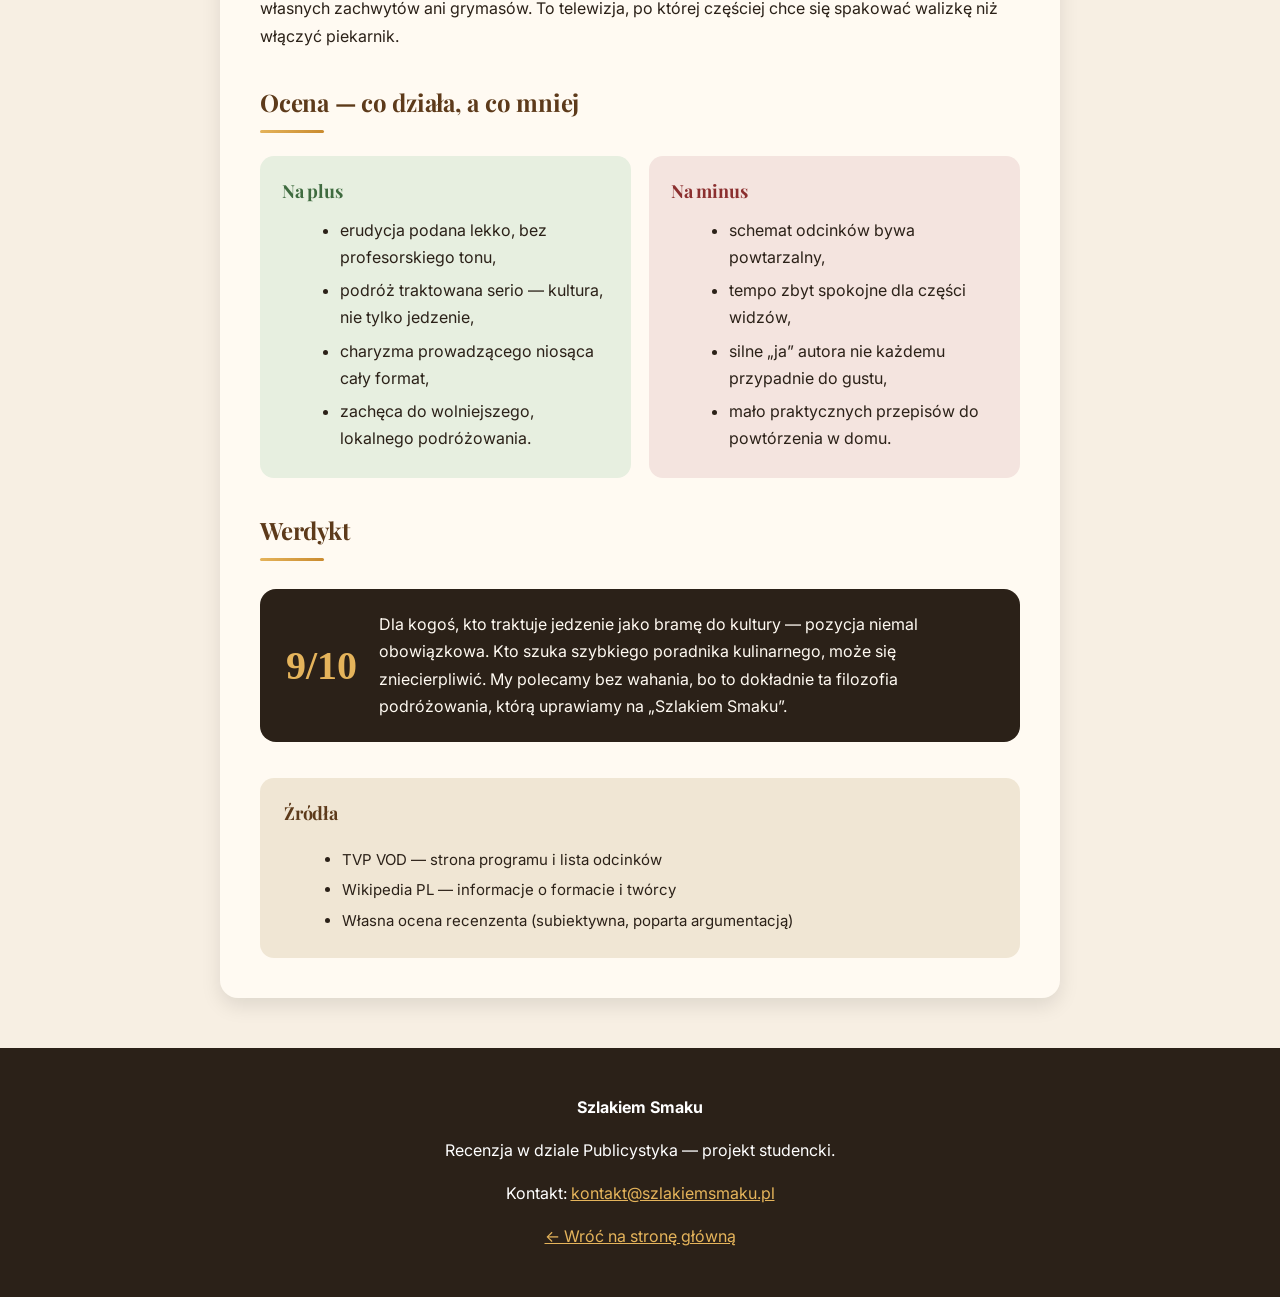
<file: recenzja.html>
<!DOCTYPE html>
<html lang="pl">
<head>
  <meta charset="UTF-8">
  <meta name="viewport" content="width=device-width, initial-scale=1.0">
  <title>„Makłowicz w podróży” — recenzja | Szlakiem Smaku</title>
  <meta name="description" content="Recenzja programu kulinarno-podróżniczego „Makłowicz w podróży” — co działa, co bywa powtarzalne i dla kogo to telewizja idealna." />
  <link rel="canonical" href="https://siwsonek.github.io/Blog_Maklowicz/recenzja.html" />
  <meta name="theme-color" content="#8b2f2f" />
  <meta property="og:type" content="article" />
  <meta property="og:locale" content="pl_PL" />
  <meta property="og:site_name" content="Szlakiem Smaku" />
  <meta property="og:title" content="„Makłowicz w podróży” — recenzja" />
  <meta property="og:description" content="Telewizja, która uczy jeść powoli — co działa, co bywa powtarzalne i dla kogo to format idealny." />
  <meta property="og:url" content="https://siwsonek.github.io/Blog_Maklowicz/recenzja.html" />
  <meta property="og:image" content="https://siwsonek.github.io/Blog_Maklowicz/img/danie-na-stole.jpg" />
  <meta name="twitter:card" content="summary_large_image" />
  <link rel="icon" href="favicon.svg" type="image/svg+xml" />
  <link rel="stylesheet" href="style.css?v=2" />

  <style>
    body {
      margin: 0;
      font-family: Arial, sans-serif;
      background-color: #f7efe3;
      color: #2b2118;
      line-height: 1.7;
    }

    /* dostępność (.skip-link, :focus-visible) — w pliku style.css */

    header {
      background-color: #2b2118;
      color: white;
      padding: 25px 10%;
    }
    nav a {
      color: white;
      text-decoration: none;
      margin-right: 20px;
      font-weight: bold;
    }
    nav a:hover,
    nav a[aria-current="page"] { color: #e5b45b; }

    article {
      max-width: 900px;
      margin: 50px auto;
      background-color: #fffaf2;
      padding: 40px;
      border-radius: 18px;
      box-shadow: 0 8px 20px rgba(0,0,0,0.1);
    }

    .genre-badge {
      display: inline-block;
      background: #5d3a1a;
      color: #fffaf2;
      font-size: 13px;
      font-weight: bold;
      letter-spacing: 0.5px;
      text-transform: uppercase;
      padding: 5px 14px;
      border-radius: 20px;
      margin-bottom: 14px;
    }

    h1 {
      font-family: Georgia, serif;
      color: #8b2f2f;
      font-size: 38px;
      margin: 0 0 12px;
      line-height: 1.2;
    }

    .meta {
      color: #5d4f3f;
      margin-bottom: 22px;
      font-size: 15px;
    }

    img {
      width: 100%;
      border-radius: 15px;
      margin: 22px 0;
    }

    .lead {
      font-size: 20px;
      line-height: 1.6;
      color: #3a2c1e;
      border-left: 5px solid #8b2f2f;
      background: #f7efe3;
      padding: 18px 22px;
      border-radius: 0 12px 12px 0;
      margin: 22px 0 10px;
    }

    h2 {
      color: #5d3a1a;
      margin-top: 32px;
      font-family: Georgia, serif;
    }

    .pros-cons {
      display: grid;
      grid-template-columns: 1fr 1fr;
      gap: 18px;
      margin: 24px 0;
    }
    .pros, .cons {
      border-radius: 14px;
      padding: 20px 22px;
    }
    .pros { background: #e7efe0; }
    .cons { background: #f4e4df; }
    .pros h3, .cons h3 { margin: 0 0 10px; font-size: 18px; }
    .pros h3 { color: #3f6b3f; }
    .cons h3 { color: #8b2f2f; }
    .pros ul, .cons ul { margin: 0 0 0 18px; }
    .pros li, .cons li { margin-bottom: 6px; }

    .verdict {
      display: flex;
      align-items: center;
      gap: 22px;
      background: #2b2118;
      color: #fffaf2;
      border-radius: 16px;
      padding: 22px 26px;
      margin: 28px 0 10px;
    }
    .verdict .score {
      flex: 0 0 auto;
      font-family: Georgia, serif;
      font-size: 40px;
      font-weight: bold;
      color: #e5b45b;
    }
    .verdict p { margin: 0; }

    .sources {
      margin-top: 36px;
      background: #f0e6d4;
      border-radius: 14px;
      padding: 20px 24px;
      font-size: 15px;
    }
    .sources h2 { font-size: 18px; margin: 0 0 8px; font-family: Arial, sans-serif; }
    .sources ul { margin: 0 0 0 18px; }
    .sources li { margin-bottom: 5px; }

    footer {
      background-color: #2b2118;
      color: white;
      text-align: center;
      padding: 30px;
    }
    footer a { color: #e5b45b; }

    @media (max-width: 700px) {
      header { padding: 20px 6%; }
      article { margin: 25px 15px; padding: 25px; }
      h1 { font-size: 29px; }
      nav a { display: inline-block; margin-bottom: 6px; }
      .pros-cons { grid-template-columns: 1fr; }
      .verdict { flex-direction: column; text-align: center; }
    }
  </style>
  <script type="application/ld+json">
  {"@context":"https://schema.org","@type":"Review","name":"„Makłowicz w podróży” — recenzja","datePublished":"2026-06-12","author":{"@type":"Person","name":"Kacper Bielawski"},"publisher":{"@type":"Organization","name":"Szlakiem Smaku"},"itemReviewed":{"@type":"TVSeries","name":"Makłowicz w podróży"},"reviewRating":{"@type":"Rating","ratingValue":"9","bestRating":"10"}}
  </script>
</head>

<body>
  <a class="skip-link" href="#main">Przejdź do treści</a>

  <header class="sticky-bar">
    <nav aria-label="Menu główne">
      <a href="index.html" class="nav-logo"><img src="img/logo-mark.svg" alt="Szlakiem Smaku — strona główna"></a>
      <a href="index.html">Strona główna</a>
      <a href="index.html#wpisy">Wpisy</a>
      <a href="index.html#ludzie">Ludzie</a>
      <a href="index.html#kategorie">Kategorie</a>
      <a href="multimedia.html">Multimedia</a>
      <a href="zaliczenie.html">Zaliczenie</a>
      <a href="index.html#kontakt">Kontakt</a>
    </nav>
  </header>

  <nav class="breadcrumb" aria-label="Ścieżka nawigacji">
    <a href="index.html">Strona główna</a> ›
    <a href="index.html#ludzie">Ludzie smaku</a> ›
    <span aria-current="page">Recenzja: „Makłowicz w podróży”</span>
  </nav>

  <article id="main" tabindex="-1">
    <span class="genre-badge">Recenzja</span>
    <h1>„Makłowicz w podróży” — telewizja, która uczy jeść powoli</h1>
    <p class="meta">Autor: Kacper Bielawski · 12 czerwca 2026 · Kategoria: Publicystyka</p>

    <img loading="lazy" decoding="async" src="img/danie-na-stole.jpg"
         alt="Talerz regionalnego dania na drewnianym stole — kadr w duchu programu kulinarno-podróżniczego">

    <p class="lead">
      Program kulinarno-podróżniczy Roberta Makłowicza to jeden z tych formatów, które ogląda się
      bardziej dla tonu niż dla przepisu. To telewizja o smakowaniu świata bez pośpiechu — i właśnie
      w tym tkwi jej największa siła oraz, czasami, jej jedyna słabość.
    </p>

    <h2>Co to za program</h2>
    <p>
      „Makłowicz w podróży” to autorski cykl, w którym gospodarz jeździ po Polsce i świecie, łącząc
      kuchnię z historią, geografią i obyczajem. Nie ma tu studia, jurorów ani stoperów — jest jeden
      człowiek, lokalny rynek, garnek i opowieść. Format wyrasta z wieloletniej obecności Makłowicza
      w telewizji, ale stawia mocniej na podróż niż na samo gotowanie.
    </p>

    <h2>Co dostaje widz</h2>
    <p>
      Każdy odcinek jest małą lekcją: dlaczego w danym regionie je się akurat to, skąd wzięła się
      konkretna potrawa i co mówi ona o ludziach. Makłowicz gotuje prosto, komentuje barwnie i nie
      ukrywa własnych zachwytów ani grymasów. To telewizja, po której częściej chce się spakować walizkę
      niż włączyć piekarnik.
    </p>

    <h2>Ocena — co działa, a co mniej</h2>
    <div class="pros-cons">
      <div class="pros">
        <h3>Na plus</h3>
        <ul>
          <li>erudycja podana lekko, bez profesorskiego tonu,</li>
          <li>podróż traktowana serio — kultura, nie tylko jedzenie,</li>
          <li>charyzma prowadzącego niosąca cały format,</li>
          <li>zachęca do wolniejszego, lokalnego podróżowania.</li>
        </ul>
      </div>
      <div class="cons">
        <h3>Na minus</h3>
        <ul>
          <li>schemat odcinków bywa powtarzalny,</li>
          <li>tempo zbyt spokojne dla części widzów,</li>
          <li>silne „ja” autora nie każdemu przypadnie do gustu,</li>
          <li>mało praktycznych przepisów do powtórzenia w domu.</li>
        </ul>
      </div>
    </div>

    <h2>Werdykt</h2>
    <div class="verdict">
      <span class="score">9/10</span>
      <p>
        Dla kogoś, kto traktuje jedzenie jako bramę do kultury — pozycja niemal obowiązkowa.
        Kto szuka szybkiego poradnika kulinarnego, może się zniecierpliwić. My polecamy bez wahania,
        bo to dokładnie ta filozofia podróżowania, którą uprawiamy na „Szlakiem Smaku”.
      </p>
    </div>

    <div class="sources">
      <h2>Źródła</h2>
      <ul>
        <li>TVP VOD — strona programu i lista odcinków</li>
        <li>Wikipedia PL — informacje o formacie i twórcy</li>
        <li>Własna ocena recenzenta (subiektywna, poparta argumentacją)</li>
      </ul>
    </div>
  </article>

  <footer id="kontakt">
    <p><strong>Szlakiem Smaku</strong></p>
    <p>Recenzja w dziale Publicystyka — projekt studencki.</p>
    <p>Kontakt: <a href="mailto:kontakt@szlakiemsmaku.pl">kontakt@szlakiemsmaku.pl</a></p>
    <p><a href="index.html">← Wróć na stronę główną</a></p>
  </footer>

  <script src="script.js?v=2" defer></script>
</body>
</html>
</file>
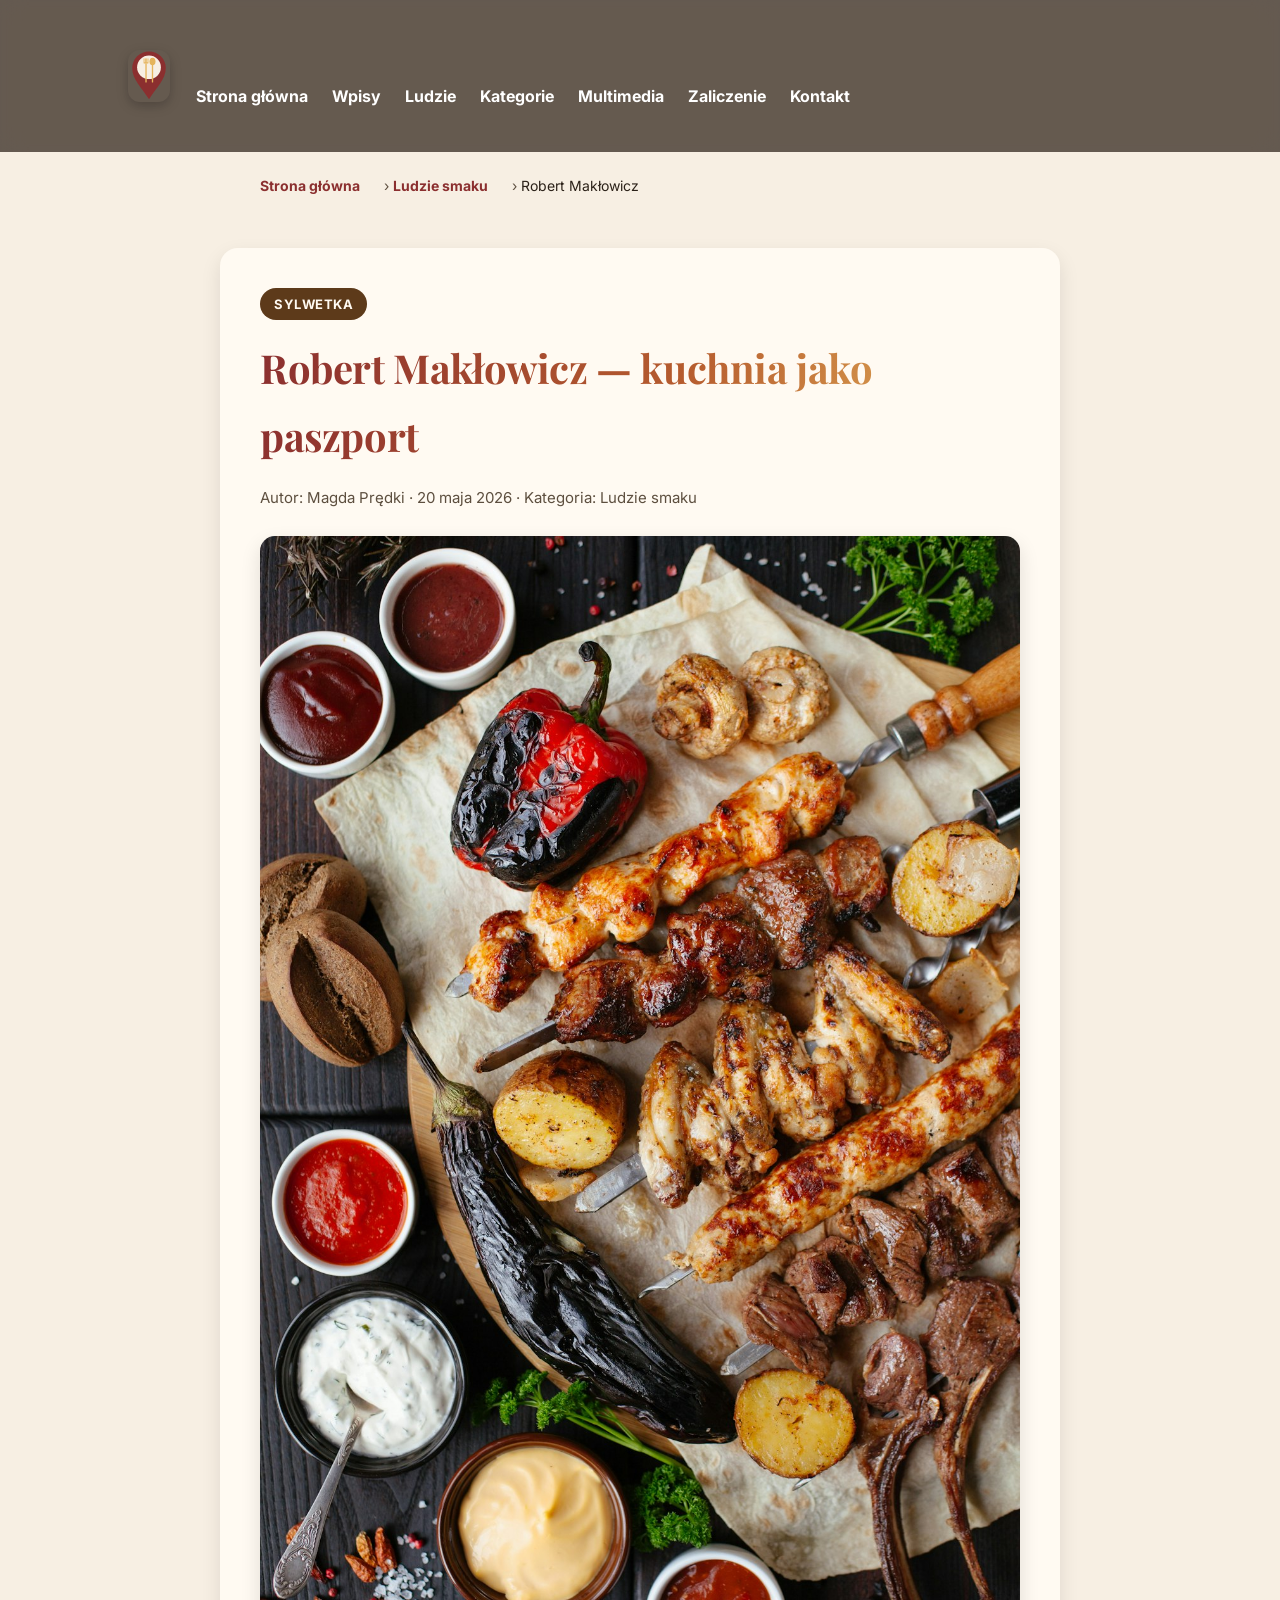
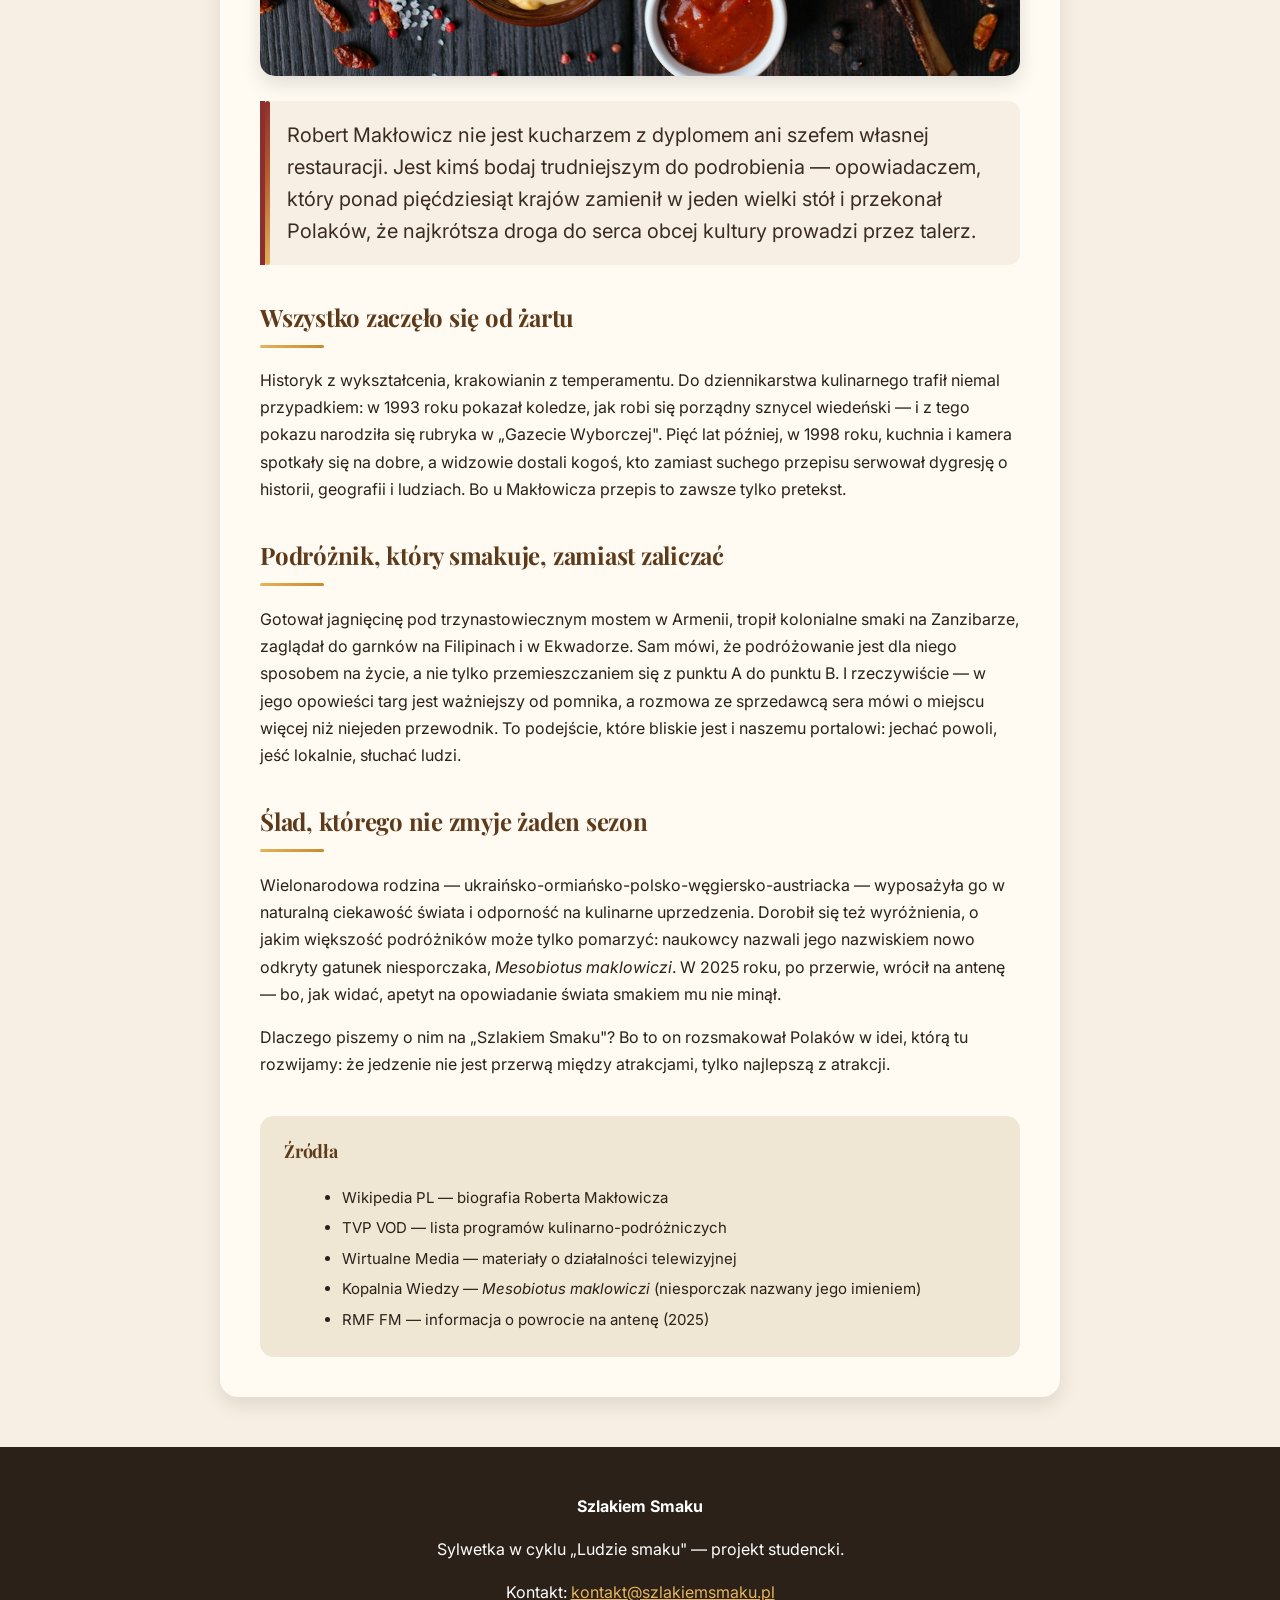
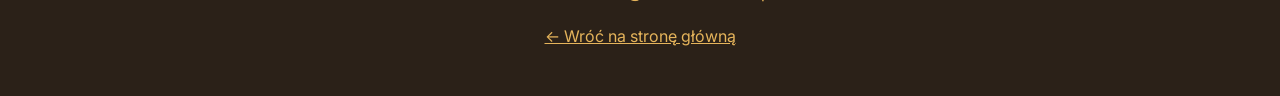
<file: sylwetka-maklowicz.html>
<!DOCTYPE html>
<html lang="pl">
<head>
  <meta charset="UTF-8">
  <meta name="viewport" content="width=device-width, initial-scale=1.0">
  <title>Robert Makłowicz — kuchnia jako paszport | Szlakiem Smaku</title>
  <meta name="description" content="Sylwetka Roberta Makłowicza — krytyka kulinarnego i podróżnika, który pokazał Polakom, że najkrótsza droga do obcej kultury wiedzie przez talerz." />
  <link rel="canonical" href="https://siwsonek.github.io/Blog_Maklowicz/sylwetka-maklowicz.html" />
  <meta name="theme-color" content="#8b2f2f" />
  <meta property="og:type" content="article" />
  <meta property="og:locale" content="pl_PL" />
  <meta property="og:site_name" content="Szlakiem Smaku" />
  <meta property="og:title" content="Robert Makłowicz — kuchnia jako paszport" />
  <meta property="og:description" content="Sylwetka człowieka, który przekonał Polaków, że najkrótsza droga do obcej kultury prowadzi przez talerz." />
  <meta property="og:url" content="https://siwsonek.github.io/Blog_Maklowicz/sylwetka-maklowicz.html" />
  <meta property="og:image" content="https://siwsonek.github.io/Blog_Maklowicz/img/stol-potrawy.jpg" />
  <meta name="twitter:card" content="summary_large_image" />
  <link rel="icon" href="favicon.svg" type="image/svg+xml" />
  <link rel="stylesheet" href="style.css?v=2" />

  <style>
    body {
      margin: 0;
      font-family: Arial, sans-serif;
      background-color: #f7efe3;
      color: #2b2118;
      line-height: 1.7;
    }

    /* dostępność (.skip-link, :focus-visible) — w pliku style.css */

    header {
      background-color: #2b2118;
      color: white;
      padding: 25px 10%;
    }

    nav a {
      color: white;
      text-decoration: none;
      margin-right: 20px;
      font-weight: bold;
    }
    nav a:hover,
    nav a[aria-current="page"] { color: #e5b45b; }

    article {
      max-width: 900px;
      margin: 50px auto;
      background-color: #fffaf2;
      padding: 40px;
      border-radius: 18px;
      box-shadow: 0 8px 20px rgba(0,0,0,0.1);
    }

    .genre-badge {
      display: inline-block;
      background: #5d3a1a;
      color: #fffaf2;
      font-size: 13px;
      font-weight: bold;
      letter-spacing: 0.5px;
      text-transform: uppercase;
      padding: 5px 14px;
      border-radius: 20px;
      margin-bottom: 14px;
    }

    h1 {
      font-family: Georgia, serif;
      color: #8b2f2f;
      font-size: 40px;
      margin: 0 0 12px;
    }

    .meta {
      color: #5d4f3f;
      margin-bottom: 22px;
      font-size: 15px;
    }

    img {
      width: 100%;
      border-radius: 15px;
      margin: 25px 0;
    }

    .lead {
      font-size: 20px;
      line-height: 1.6;
      color: #3a2c1e;
      border-left: 5px solid #8b2f2f;
      background: #f7efe3;
      padding: 18px 22px;
      border-radius: 0 12px 12px 0;
      margin: 22px 0 10px;
    }

    h2 {
      color: #5d3a1a;
      margin-top: 32px;
      font-family: Georgia, serif;
    }

    .sources {
      margin-top: 38px;
      background: #f0e6d4;
      border-radius: 14px;
      padding: 20px 24px;
      font-size: 15px;
    }
    .sources h2 {
      font-size: 18px;
      margin: 0 0 8px;
      font-family: Arial, sans-serif;
    }
    .sources ul { margin: 0 0 0 18px; }
    .sources li { margin-bottom: 5px; }

    footer {
      background-color: #2b2118;
      color: white;
      text-align: center;
      padding: 30px;
    }
    footer a { color: #e5b45b; }

    /* --- premium hero sylwetki: animowane wejście + shimmer tytułu --- */
    .genre-badge { animation: fadeUp 0.6s cubic-bezier(0.22,1,0.36,1) both; }

    h1 {
      background: linear-gradient(100deg,
        #8b2f2f 0%, #b65c2e 28%, #e5b45b 50%, #b65c2e 72%, #8b2f2f 100%);
      background-size: 200% auto;
      -webkit-background-clip: text;
      background-clip: text;
      -webkit-text-fill-color: transparent;
      animation: fadeUp 0.7s cubic-bezier(0.22,1,0.36,1) 0.08s both,
                 shimmer 7s linear 0.9s infinite;
    }
    .meta { animation: fadeUp 0.7s cubic-bezier(0.22,1,0.36,1) 0.16s both; }

    /* zdjęcie hero w ramce z delikatnym zoomem na hover */
    .hero-figure {
      margin: 25px 0;
      overflow: hidden;
      border-radius: 15px;
      box-shadow: var(--shadow);
      animation: fadeUp 0.8s cubic-bezier(0.22,1,0.36,1) 0.24s both;
    }
    .hero-figure img {
      margin: 0;
      display: block;
      border-radius: 0;
      transition: transform 0.8s cubic-bezier(0.22,1,0.36,1);
    }
    .hero-figure:hover img { transform: scale(1.06); }

    @media (max-width: 700px) {
      header { padding: 20px 6%; }
      article { margin: 25px 15px; padding: 25px; }
      h1 { font-size: 31px; }
      nav a { display: inline-block; margin-bottom: 6px; }
    }
  </style>
  <script type="application/ld+json">
  {"@context":"https://schema.org","@type":"Article","headline":"Robert Makłowicz — kuchnia jako paszport","datePublished":"2026-05-20","author":{"@type":"Person","name":"Magda Prędki"},"publisher":{"@type":"Organization","name":"Szlakiem Smaku"},"about":{"@type":"Person","name":"Robert Makłowicz","jobTitle":"krytyk kulinarny i podróżnik"}}
  </script>
</head>

<body>
  <a class="skip-link" href="#main">Przejdź do treści</a>

  <header class="sticky-bar">
    <nav aria-label="Menu główne">
      <a href="index.html" class="nav-logo"><img src="img/logo-mark.svg" alt="Szlakiem Smaku — strona główna"></a>
      <a href="index.html">Strona główna</a>
      <a href="index.html#wpisy">Wpisy</a>
      <a href="index.html#ludzie">Ludzie</a>
      <a href="index.html#kategorie">Kategorie</a>
      <a href="multimedia.html">Multimedia</a>
      <a href="zaliczenie.html">Zaliczenie</a>
      <a href="index.html#kontakt">Kontakt</a>
    </nav>
  </header>

  <nav class="breadcrumb" aria-label="Ścieżka nawigacji">
    <a href="index.html">Strona główna</a> ›
    <a href="index.html#ludzie">Ludzie smaku</a> ›
    <span aria-current="page">Robert Makłowicz</span>
  </nav>

  <article id="main" tabindex="-1">
    <span class="genre-badge">Sylwetka</span>
    <h1>Robert Makłowicz — kuchnia jako paszport</h1>
    <p class="meta">Autor: Magda Prędki · 20 maja 2026 · Kategoria: Ludzie smaku</p>

    <figure class="hero-figure">
      <img loading="lazy" decoding="async" src="img/stol-potrawy.jpg"
           alt="Stół zastawiony lokalnymi potrawami — symbol poznawania kultury przez kuchnię">
    </figure>

    <p class="lead">
      Robert Makłowicz nie jest kucharzem z dyplomem ani szefem własnej restauracji. Jest kimś bodaj
      trudniejszym do podrobienia — opowiadaczem, który ponad pięćdziesiąt krajów zamienił w jeden wielki
      stół i przekonał Polaków, że najkrótsza droga do serca obcej kultury prowadzi przez talerz.
    </p>

    <h2>Wszystko zaczęło się od żartu</h2>
    <p>
      Historyk z wykształcenia, krakowianin z temperamentu. Do dziennikarstwa kulinarnego trafił niemal
      przypadkiem: w 1993 roku pokazał koledze, jak robi się porządny sznycel wiedeński — i z tego pokazu
      narodziła się rubryka w „Gazecie Wyborczej". Pięć lat później, w 1998 roku, kuchnia i kamera spotkały
      się na dobre, a widzowie dostali kogoś, kto zamiast suchego przepisu serwował dygresję o historii,
      geografii i ludziach. Bo u Makłowicza przepis to zawsze tylko pretekst.
    </p>

    <h2>Podróżnik, który smakuje, zamiast zaliczać</h2>
    <p>
      Gotował jagnięcinę pod trzynastowiecznym mostem w Armenii, tropił kolonialne smaki na Zanzibarze,
      zaglądał do garnków na Filipinach i w Ekwadorze. Sam mówi, że podróżowanie jest dla niego sposobem
      na życie, a nie tylko przemieszczaniem się z punktu A do punktu B. I rzeczywiście — w jego opowieści
      targ jest ważniejszy od pomnika, a rozmowa ze sprzedawcą sera mówi o miejscu więcej niż niejeden
      przewodnik. To podejście, które bliskie jest i naszemu portalowi: jechać powoli, jeść lokalnie,
      słuchać ludzi.
    </p>

    <h2>Ślad, którego nie zmyje żaden sezon</h2>
    <p>
      Wielonarodowa rodzina — ukraińsko-ormiańsko-polsko-węgiersko-austriacka — wyposażyła go w naturalną
      ciekawość świata i odporność na kulinarne uprzedzenia. Dorobił się też wyróżnienia, o jakim większość
      podróżników może tylko pomarzyć: naukowcy nazwali jego nazwiskiem nowo odkryty gatunek niesporczaka,
      <em>Mesobiotus maklowiczi</em>. W 2025 roku, po przerwie, wrócił na antenę — bo, jak widać, apetyt na
      opowiadanie świata smakiem mu nie minął.
    </p>

    <p>
      Dlaczego piszemy o nim na „Szlakiem Smaku"? Bo to on rozsmakował Polaków w idei, którą tu rozwijamy:
      że jedzenie nie jest przerwą między atrakcjami, tylko najlepszą z atrakcji.
    </p>

    <div class="sources">
      <h2>Źródła</h2>
      <ul>
        <li>Wikipedia PL — biografia Roberta Makłowicza</li>
        <li>TVP VOD — lista programów kulinarno-podróżniczych</li>
        <li>Wirtualne Media — materiały o działalności telewizyjnej</li>
        <li>Kopalnia Wiedzy — <em>Mesobiotus maklowiczi</em> (niesporczak nazwany jego imieniem)</li>
        <li>RMF FM — informacja o powrocie na antenę (2025)</li>
      </ul>
    </div>
  </article>

  <footer id="kontakt">
    <p><strong>Szlakiem Smaku</strong></p>
    <p>Sylwetka w cyklu „Ludzie smaku" — projekt studencki.</p>
    <p>Kontakt: <a href="mailto:kontakt@szlakiemsmaku.pl">kontakt@szlakiemsmaku.pl</a></p>
    <p><a href="index.html">← Wróć na stronę główną</a></p>
  </footer>

  <script src="script.js?v=2" defer></script>
</body>
</html>
</file>
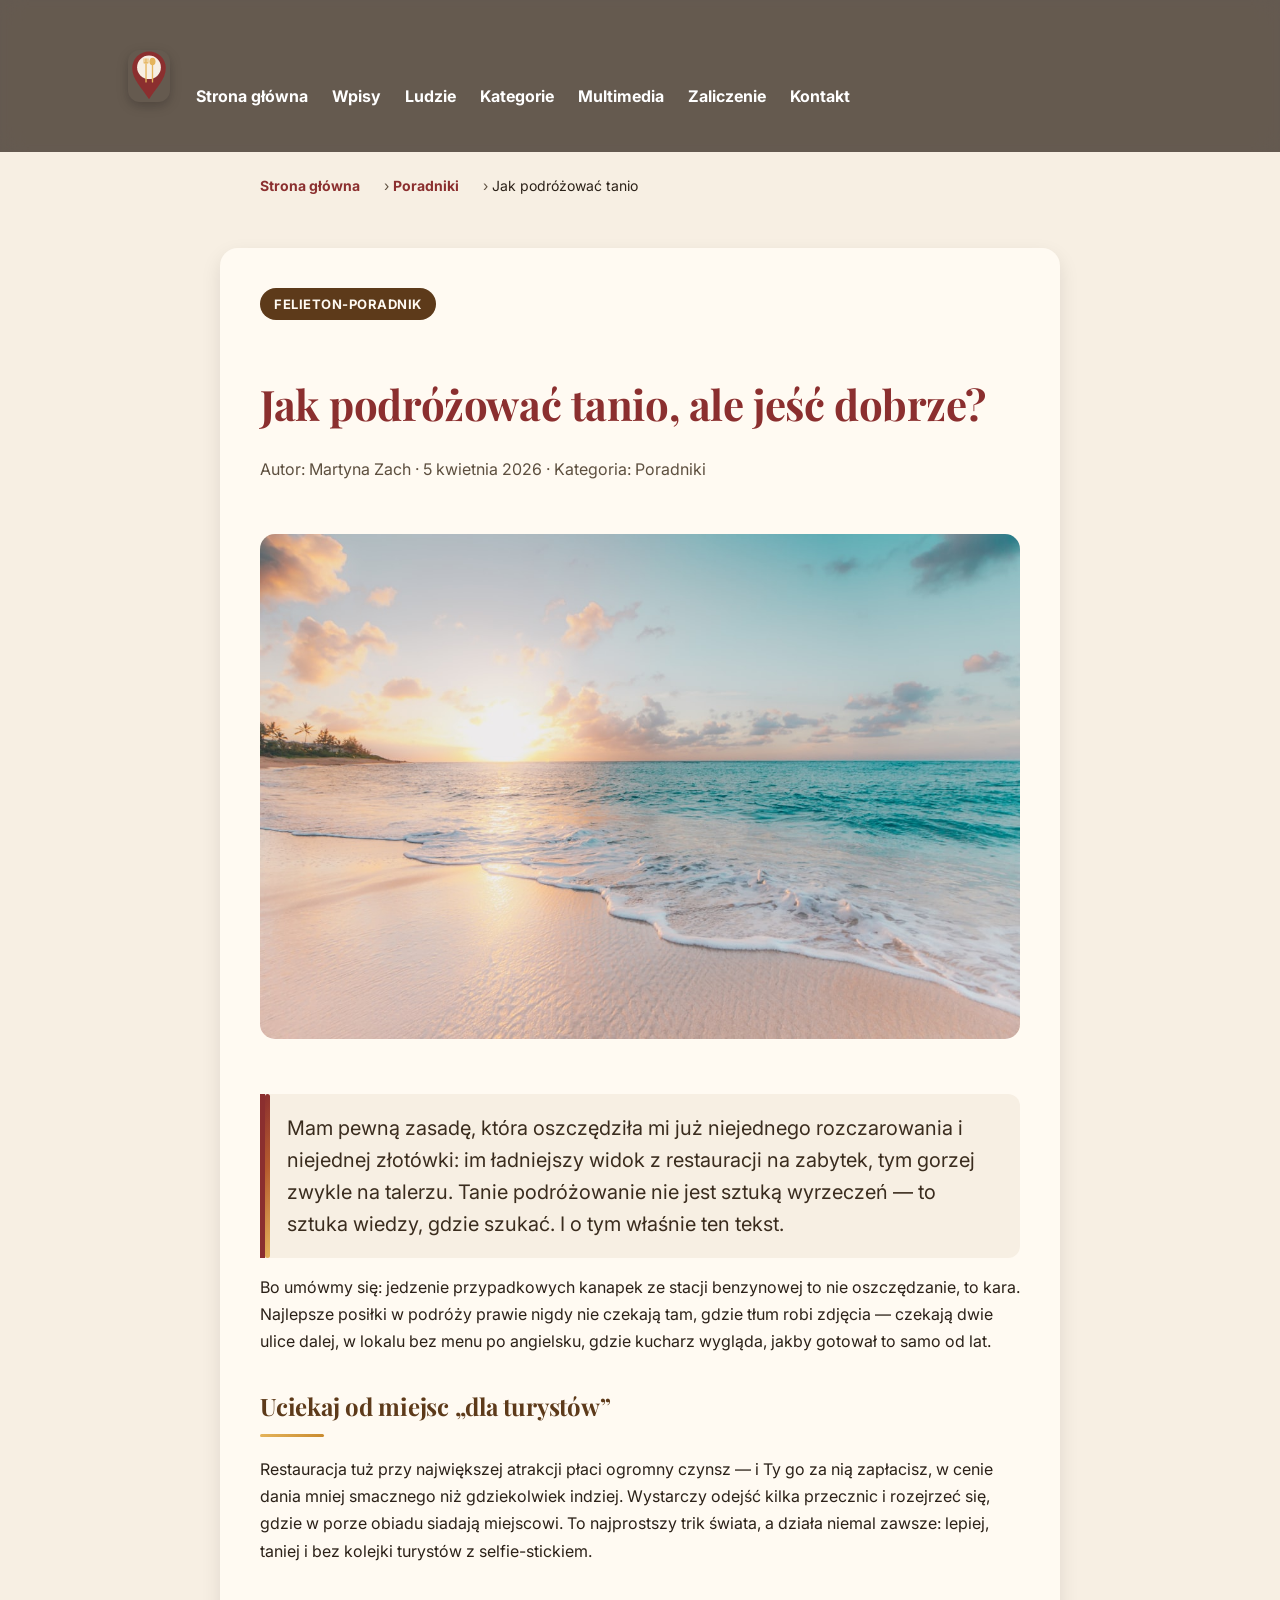
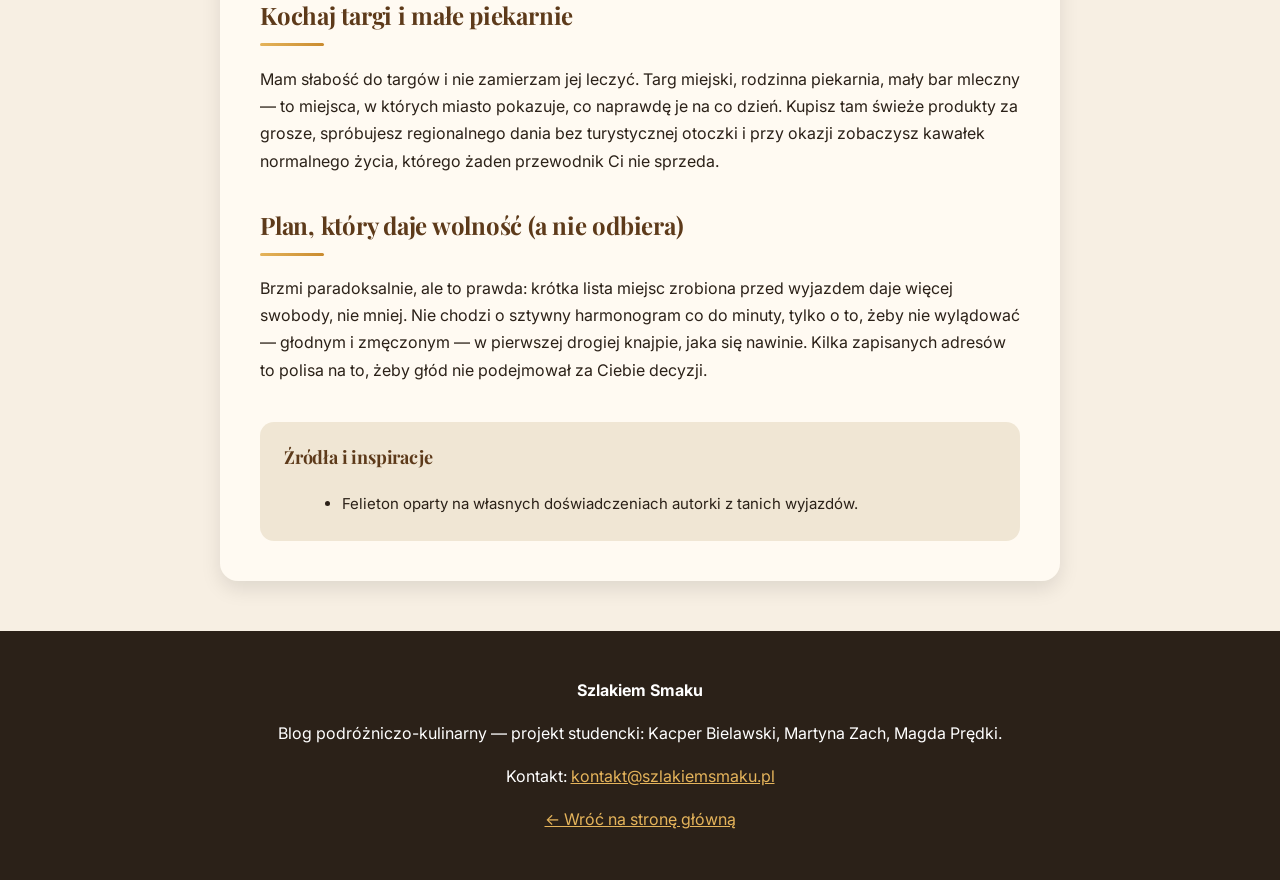
<file: tanie-podroze.html>
<!DOCTYPE html>
<html lang="pl">
<head>
  <meta charset="UTF-8">
  <meta name="viewport" content="width=device-width, initial-scale=1.0">
  <title>Jak podróżować tanio, ale jeść dobrze?</title>
  <meta name="description" content="Jak podróżować tanio, ale jeść dobrze — praktyczny poradnik o lokalnych targach, barach i planowaniu trasy." />
  <link rel="canonical" href="https://siwsonek.github.io/Blog_Maklowicz/tanie-podroze.html" />
  <meta name="theme-color" content="#8b2f2f" />
  <meta property="og:type" content="article" />
  <meta property="og:locale" content="pl_PL" />
  <meta property="og:site_name" content="Szlakiem Smaku" />
  <meta property="og:title" content="Jak podróżować tanio, ale jeść dobrze?" />
  <meta property="og:description" content="Praktyczny poradnik: lokalne targi, małe bary i planowanie trasy bez przepłacania." />
  <meta property="og:url" content="https://siwsonek.github.io/Blog_Maklowicz/tanie-podroze.html" />
  <meta property="og:image" content="https://siwsonek.github.io/Blog_Maklowicz/img/plaza-zachod.jpg" />
  <meta name="twitter:card" content="summary_large_image" />
  <link rel="icon" href="favicon.svg" type="image/svg+xml" />
  <link rel="stylesheet" href="style.css?v=2" />

  <style>
    body {
      margin: 0;
      font-family: Arial, sans-serif;
      background-color: #f7efe3;
      color: #2b2118;
      line-height: 1.7;
    }

    /* dostępność (.skip-link, :focus-visible) — w pliku style.css */

    header {
      background-color: #2b2118;
      color: white;
      padding: 25px 10%;
    }

    nav a {
      color: white;
      text-decoration: none;
      margin-right: 20px;
      font-weight: bold;
    }

    nav a:hover {
      color: #e5b45b;
    }

    article {
      max-width: 900px;
      margin: 50px auto;
      background-color: #fffaf2;
      padding: 40px;
      border-radius: 18px;
      box-shadow: 0 8px 20px rgba(0,0,0,0.1);
    }

    h1 {
      font-family: Georgia, serif;
      color: #8b2f2f;
      font-size: 42px;
      margin-bottom: 15px;
    }

    .meta {
      color: #5d4f3f;
      margin-bottom: 25px;
    }

    img {
      width: 100%;
      border-radius: 15px;
      margin: 25px 0;
    }

    h2 {
      color: #5d3a1a;
      margin-top: 30px;
      font-family: Georgia, serif;
    }

    .genre-badge {
      display: inline-block;
      background: #5d3a1a;
      color: #fffaf2;
      font-size: 13px;
      font-weight: bold;
      letter-spacing: 0.5px;
      text-transform: uppercase;
      padding: 5px 14px;
      border-radius: 20px;
      margin-bottom: 14px;
    }

    .lead {
      font-size: 20px;
      line-height: 1.6;
      color: #3a2c1e;
      border-left: 5px solid #8b2f2f;
      background: #f7efe3;
      padding: 18px 22px;
      border-radius: 0 12px 12px 0;
      margin: 22px 0 10px;
    }

    .sources {
      margin-top: 38px;
      background: #f0e6d4;
      border-radius: 14px;
      padding: 20px 24px;
      font-size: 15px;
    }
    .sources h2 { font-size: 18px; margin: 0 0 8px; font-family: Arial, sans-serif; }
    .sources ul { margin: 0 0 0 18px; }
    .sources li { margin-bottom: 5px; }

    footer {
      background-color: #2b2118;
      color: white;
      text-align: center;
      padding: 30px;
    }

    @media (max-width: 700px) {
      article {
        margin: 25px 15px;
        padding: 25px;
      }

      h1 {
        font-size: 32px;
      }
    }
  </style>
  <script type="application/ld+json">
  {"@context":"https://schema.org","@type":"NewsArticle","headline":"Jak podróżować tanio, ale jeść dobrze?","datePublished":"2026-04-05","author":{"@type":"Person","name":"Martyna Zach"},"publisher":{"@type":"Organization","name":"Szlakiem Smaku"},"articleSection":"Poradniki"}
  </script>
</head>

<body>
  <a class="skip-link" href="#main">Przejdź do treści</a>

  <header class="sticky-bar">
    <nav aria-label="Menu główne">
      <a href="index.html" class="nav-logo"><img src="img/logo-mark.svg" alt="Szlakiem Smaku — strona główna"></a>
      <a href="index.html">Strona główna</a>
      <a href="index.html#wpisy">Wpisy</a>
      <a href="index.html#ludzie">Ludzie</a>
      <a href="index.html#kategorie">Kategorie</a>
      <a href="multimedia.html">Multimedia</a>
      <a href="zaliczenie.html">Zaliczenie</a>
      <a href="index.html#kontakt">Kontakt</a>
    </nav>
  </header>

  <nav class="breadcrumb" aria-label="Ścieżka nawigacji">
    <a href="index.html">Strona główna</a> ›
    <a href="poradniki.html">Poradniki</a> ›
    <span aria-current="page">Jak podróżować tanio</span>
  </nav>

  <article id="main" tabindex="-1">
    <span class="genre-badge">Felieton-poradnik</span>
    <h1>Jak podróżować tanio, ale jeść dobrze?</h1>
    <p class="meta">Autor: Martyna Zach · 5 kwietnia 2026 · Kategoria: Poradniki</p>

    <img loading="lazy" decoding="async" src="img/plaza-zachod.jpg" alt="Pusta plaża o zachodzie słońca — symbol spokojnej, taniej podróży">

    <p class="lead">
      Mam pewną zasadę, która oszczędziła mi już niejednego rozczarowania i niejednej złotówki:
      im ładniejszy widok z restauracji na zabytek, tym gorzej zwykle na talerzu. Tanie podróżowanie
      nie jest sztuką wyrzeczeń — to sztuka wiedzy, gdzie szukać. I o tym właśnie ten tekst.
    </p>

    <p>
      Bo umówmy się: jedzenie przypadkowych kanapek ze stacji benzynowej to nie oszczędzanie, to kara.
      Najlepsze posiłki w podróży prawie nigdy nie czekają tam, gdzie tłum robi zdjęcia — czekają dwie
      ulice dalej, w lokalu bez menu po angielsku, gdzie kucharz wygląda, jakby gotował to samo od lat.
    </p>

    <h2>Uciekaj od miejsc „dla turystów”</h2>
    <p>
      Restauracja tuż przy największej atrakcji płaci ogromny czynsz — i Ty go za nią zapłacisz, w cenie
      dania mniej smacznego niż gdziekolwiek indziej. Wystarczy odejść kilka przecznic i rozejrzeć się,
      gdzie w porze obiadu siadają miejscowi. To najprostszy trik świata, a działa niemal zawsze: lepiej,
      taniej i bez kolejki turystów z selfie-stickiem.
    </p>

    <h2>Kochaj targi i małe piekarnie</h2>
    <p>
      Mam słabość do targów i nie zamierzam jej leczyć. Targ miejski, rodzinna piekarnia, mały bar
      mleczny — to miejsca, w których miasto pokazuje, co naprawdę je na co dzień. Kupisz tam świeże
      produkty za grosze, spróbujesz regionalnego dania bez turystycznej otoczki i przy okazji zobaczysz
      kawałek normalnego życia, którego żaden przewodnik Ci nie sprzeda.
    </p>

    <h2>Plan, który daje wolność (a nie odbiera)</h2>
    <p>
      Brzmi paradoksalnie, ale to prawda: krótka lista miejsc zrobiona przed wyjazdem daje więcej swobody,
      nie mniej. Nie chodzi o sztywny harmonogram co do minuty, tylko o to, żeby nie wylądować — głodnym
      i zmęczonym — w pierwszej drogiej knajpie, jaka się nawinie. Kilka zapisanych adresów to polisa
      na to, żeby głód nie podejmował za Ciebie decyzji.
    </p>

    <div class="sources">
      <h2>Źródła i inspiracje</h2>
      <ul>
        <li>Felieton oparty na własnych doświadczeniach autorki z tanich wyjazdów.</li>
      </ul>
    </div>
  </article>

  <footer id="kontakt">
    <p><strong>Szlakiem Smaku</strong></p>
    <p>Blog podróżniczo-kulinarny — projekt studencki: Kacper Bielawski, Martyna Zach, Magda Prędki.</p>
    <p>Kontakt: <a href="mailto:kontakt@szlakiemsmaku.pl" style="color:#e5b45b">kontakt@szlakiemsmaku.pl</a></p>
    <p><a href="index.html" style="color:#e5b45b">← Wróć na stronę główną</a></p>
  </footer>

  <script src="script.js?v=2" defer></script>
</body>
</html>
</file>
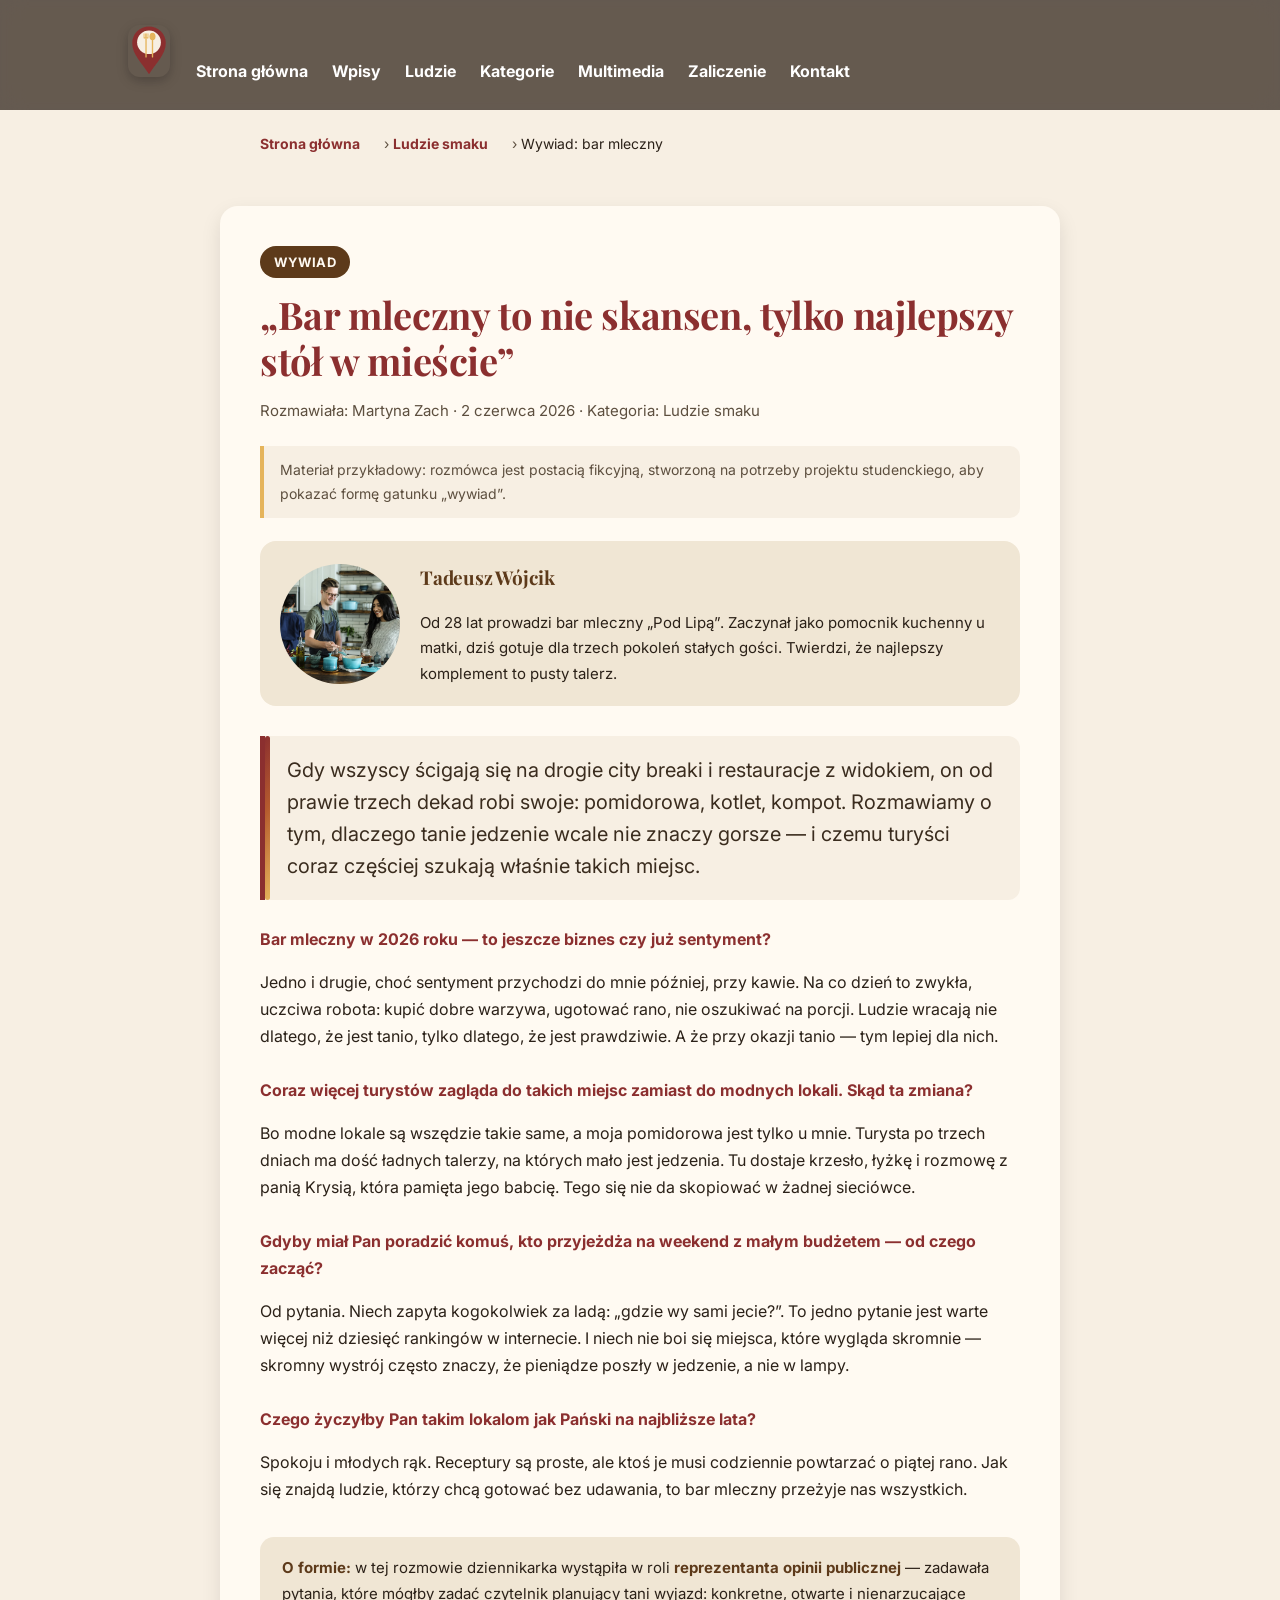
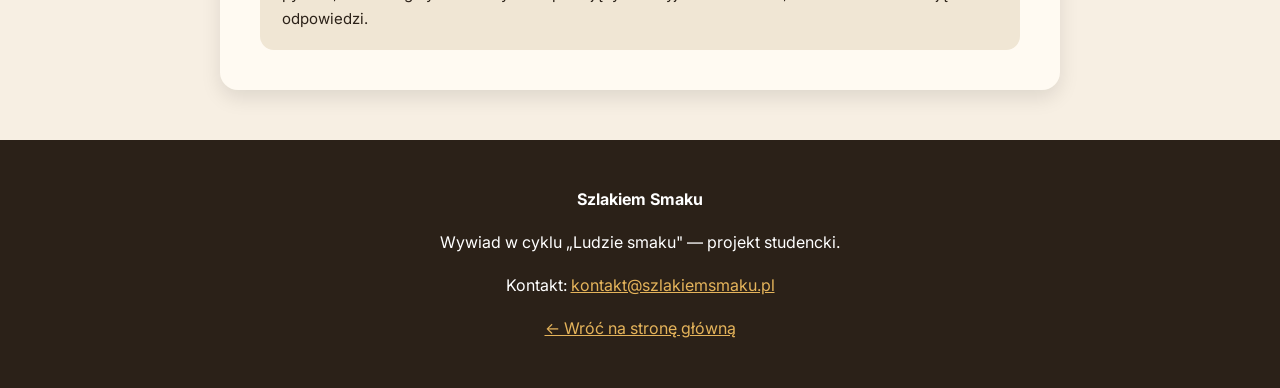
<file: wywiad.html>
<!DOCTYPE html>
<html lang="pl">
<head>
  <meta charset="UTF-8">
  <meta name="viewport" content="width=device-width, initial-scale=1.0">
  <title>„Bar mleczny to nie skansen” — wywiad | Szlakiem Smaku</title>
  <meta name="description" content="Wywiad z lokalnym restauratorem o tym, dlaczego dobre, tanie jedzenie wciąż broni się w czasach drogiego city breaku." />
  <link rel="canonical" href="https://siwsonek.github.io/Blog_Maklowicz/wywiad.html" />
  <meta name="theme-color" content="#8b2f2f" />
  <meta property="og:type" content="article" />
  <meta property="og:locale" content="pl_PL" />
  <meta property="og:site_name" content="Szlakiem Smaku" />
  <meta property="og:title" content="„Bar mleczny to nie skansen” — wywiad" />
  <meta property="og:description" content="Rozmowa o tym, dlaczego dobre, tanie jedzenie wciąż broni się w czasach drogiego city breaku." />
  <meta property="og:url" content="https://siwsonek.github.io/Blog_Maklowicz/wywiad.html" />
  <meta property="og:image" content="https://siwsonek.github.io/Blog_Maklowicz/img/restaurator.jpg" />
  <meta name="twitter:card" content="summary_large_image" />
  <link rel="icon" href="favicon.svg" type="image/svg+xml" />
  <link rel="stylesheet" href="style.css?v=2" />

  <style>
    body {
      margin: 0;
      font-family: Arial, sans-serif;
      background-color: #f7efe3;
      color: #2b2118;
      line-height: 1.7;
    }

    /* dostępność (.skip-link, :focus-visible) — w pliku style.css */

    header {
      background-color: #2b2118;
      color: white;
      padding: 25px 10%;
    }
    nav a {
      color: white;
      text-decoration: none;
      margin-right: 20px;
      font-weight: bold;
    }
    nav a:hover,
    nav a[aria-current="page"] { color: #e5b45b; }

    article {
      max-width: 900px;
      margin: 50px auto;
      background-color: #fffaf2;
      padding: 40px;
      border-radius: 18px;
      box-shadow: 0 8px 20px rgba(0,0,0,0.1);
    }

    .genre-badge {
      display: inline-block;
      background: #5d3a1a;
      color: #fffaf2;
      font-size: 13px;
      font-weight: bold;
      letter-spacing: 0.5px;
      text-transform: uppercase;
      padding: 5px 14px;
      border-radius: 20px;
      margin-bottom: 14px;
    }

    h1 {
      font-family: Georgia, serif;
      color: #8b2f2f;
      font-size: 38px;
      margin: 0 0 12px;
      line-height: 1.2;
    }

    .meta {
      color: #5d4f3f;
      margin-bottom: 22px;
      font-size: 15px;
    }

    .note {
      font-size: 14px;
      background: #f7efe3;
      border-left: 4px solid #e5b45b;
      padding: 12px 16px;
      border-radius: 0 10px 10px 0;
      margin-bottom: 24px;
      color: #5d4f3f;
    }

    .bio {
      display: grid;
      grid-template-columns: 120px 1fr;
      gap: 20px;
      align-items: center;
      background: #f0e6d4;
      border-radius: 16px;
      padding: 20px;
      margin: 10px 0 30px;
    }
    .bio .photo {
      width: 120px;
      height: 120px;
      border-radius: 50%;
      background: #5d3a1a url("img/restaurator.jpg") center/cover;
    }
    .bio h2 { margin: 0 0 6px; font-size: 19px; color: #5d3a1a; font-family: Arial, sans-serif; }
    .bio p { margin: 0; font-size: 15px; }

    .lead {
      font-size: 20px;
      line-height: 1.6;
      color: #3a2c1e;
      border-left: 5px solid #8b2f2f;
      background: #f7efe3;
      padding: 18px 22px;
      border-radius: 0 12px 12px 0;
      margin: 0 0 26px;
    }

    .q {
      font-weight: bold;
      color: #8b2f2f;
      margin-top: 26px;
    }
    .a { margin-top: 6px; }

    .role-note {
      margin-top: 34px;
      background: #f0e6d4;
      border-radius: 14px;
      padding: 18px 22px;
      font-size: 15px;
    }
    .role-note strong { color: #5d3a1a; }

    footer {
      background-color: #2b2118;
      color: white;
      text-align: center;
      padding: 30px;
    }
    footer a { color: #e5b45b; }

    @media (max-width: 700px) {
      header { padding: 20px 6%; }
      article { margin: 25px 15px; padding: 25px; }
      h1 { font-size: 29px; }
      nav a { display: inline-block; margin-bottom: 6px; }
      .bio { grid-template-columns: 1fr; justify-items: center; text-align: center; }
    }
  </style>
  <script type="application/ld+json">
  {"@context":"https://schema.org","@type":"Article","headline":"„Bar mleczny to nie skansen, tylko najlepszy stół w mieście”","datePublished":"2026-06-02","author":{"@type":"Person","name":"Martyna Zach"},"publisher":{"@type":"Organization","name":"Szlakiem Smaku"}}
  </script>
</head>

<body>
  <a class="skip-link" href="#main">Przejdź do treści</a>

  <header class="sticky-bar">
    <nav aria-label="Menu główne">
      <a href="index.html" class="nav-logo"><img src="img/logo-mark.svg" alt="Szlakiem Smaku — strona główna"></a>
      <a href="index.html">Strona główna</a>
      <a href="index.html#wpisy">Wpisy</a>
      <a href="index.html#ludzie">Ludzie</a>
      <a href="index.html#kategorie">Kategorie</a>
      <a href="multimedia.html">Multimedia</a>
      <a href="zaliczenie.html">Zaliczenie</a>
      <a href="index.html#kontakt">Kontakt</a>
    </nav>
  </header>

  <nav class="breadcrumb" aria-label="Ścieżka nawigacji">
    <a href="index.html">Strona główna</a> ›
    <a href="index.html#ludzie">Ludzie smaku</a> ›
    <span aria-current="page">Wywiad: bar mleczny</span>
  </nav>

  <article id="main" tabindex="-1">
    <span class="genre-badge">Wywiad</span>
    <h1>„Bar mleczny to nie skansen, tylko najlepszy stół w mieście”</h1>
    <p class="meta">Rozmawiała: Martyna Zach · 2 czerwca 2026 · Kategoria: Ludzie smaku</p>

    <p class="note">
      Materiał przykładowy: rozmówca jest postacią fikcyjną, stworzoną na potrzeby projektu studenckiego,
      aby pokazać formę gatunku „wywiad”.
    </p>

    <div class="bio">
      <div class="photo" role="img" aria-label="Portret restauratora w fartuchu w kuchni baru mlecznego"></div>
      <div>
        <h2>Tadeusz Wójcik</h2>
        <p>Od 28 lat prowadzi bar mleczny „Pod Lipą”. Zaczynał jako pomocnik kuchenny u matki,
          dziś gotuje dla trzech pokoleń stałych gości. Twierdzi, że najlepszy komplement to pusty talerz.</p>
      </div>
    </div>

    <p class="lead">
      Gdy wszyscy ścigają się na drogie city breaki i restauracje z widokiem, on od prawie trzech dekad
      robi swoje: pomidorowa, kotlet, kompot. Rozmawiamy o tym, dlaczego tanie jedzenie wcale nie znaczy
      gorsze — i czemu turyści coraz częściej szukają właśnie takich miejsc.
    </p>

    <p class="q">Bar mleczny w 2026 roku — to jeszcze biznes czy już sentyment?</p>
    <p class="a">
      Jedno i drugie, choć sentyment przychodzi do mnie później, przy kawie. Na co dzień to zwykła,
      uczciwa robota: kupić dobre warzywa, ugotować rano, nie oszukiwać na porcji. Ludzie wracają nie
      dlatego, że jest tanio, tylko dlatego, że jest prawdziwie. A że przy okazji tanio — tym lepiej dla nich.
    </p>

    <p class="q">Coraz więcej turystów zagląda do takich miejsc zamiast do modnych lokali. Skąd ta zmiana?</p>
    <p class="a">
      Bo modne lokale są wszędzie takie same, a moja pomidorowa jest tylko u mnie. Turysta po trzech dniach
      ma dość ładnych talerzy, na których mało jest jedzenia. Tu dostaje krzesło, łyżkę i rozmowę z panią
      Krysią, która pamięta jego babcię. Tego się nie da skopiować w żadnej sieciówce.
    </p>

    <p class="q">Gdyby miał Pan poradzić komuś, kto przyjeżdża na weekend z małym budżetem — od czego zacząć?</p>
    <p class="a">
      Od pytania. Niech zapyta kogokolwiek za ladą: „gdzie wy sami jecie?”. To jedno pytanie jest warte
      więcej niż dziesięć rankingów w internecie. I niech nie boi się miejsca, które wygląda skromnie —
      skromny wystrój często znaczy, że pieniądze poszły w jedzenie, a nie w lampy.
    </p>

    <p class="q">Czego życzyłby Pan takim lokalom jak Pański na najbliższe lata?</p>
    <p class="a">
      Spokoju i młodych rąk. Receptury są proste, ale ktoś je musi codziennie powtarzać o piątej rano.
      Jak się znajdą ludzie, którzy chcą gotować bez udawania, to bar mleczny przeżyje nas wszystkich.
    </p>

    <div class="role-note">
      <strong>O formie:</strong> w tej rozmowie dziennikarka wystąpiła w roli <strong>reprezentanta opinii
      publicznej</strong> — zadawała pytania, które mógłby zadać czytelnik planujący tani wyjazd:
      konkretne, otwarte i nienarzucające odpowiedzi.
    </div>
  </article>

  <footer id="kontakt">
    <p><strong>Szlakiem Smaku</strong></p>
    <p>Wywiad w cyklu „Ludzie smaku" — projekt studencki.</p>
    <p>Kontakt: <a href="mailto:kontakt@szlakiemsmaku.pl">kontakt@szlakiemsmaku.pl</a></p>
    <p><a href="index.html">← Wróć na stronę główną</a></p>
  </footer>

  <script src="script.js?v=2" defer></script>
</body>
</html>
</file>
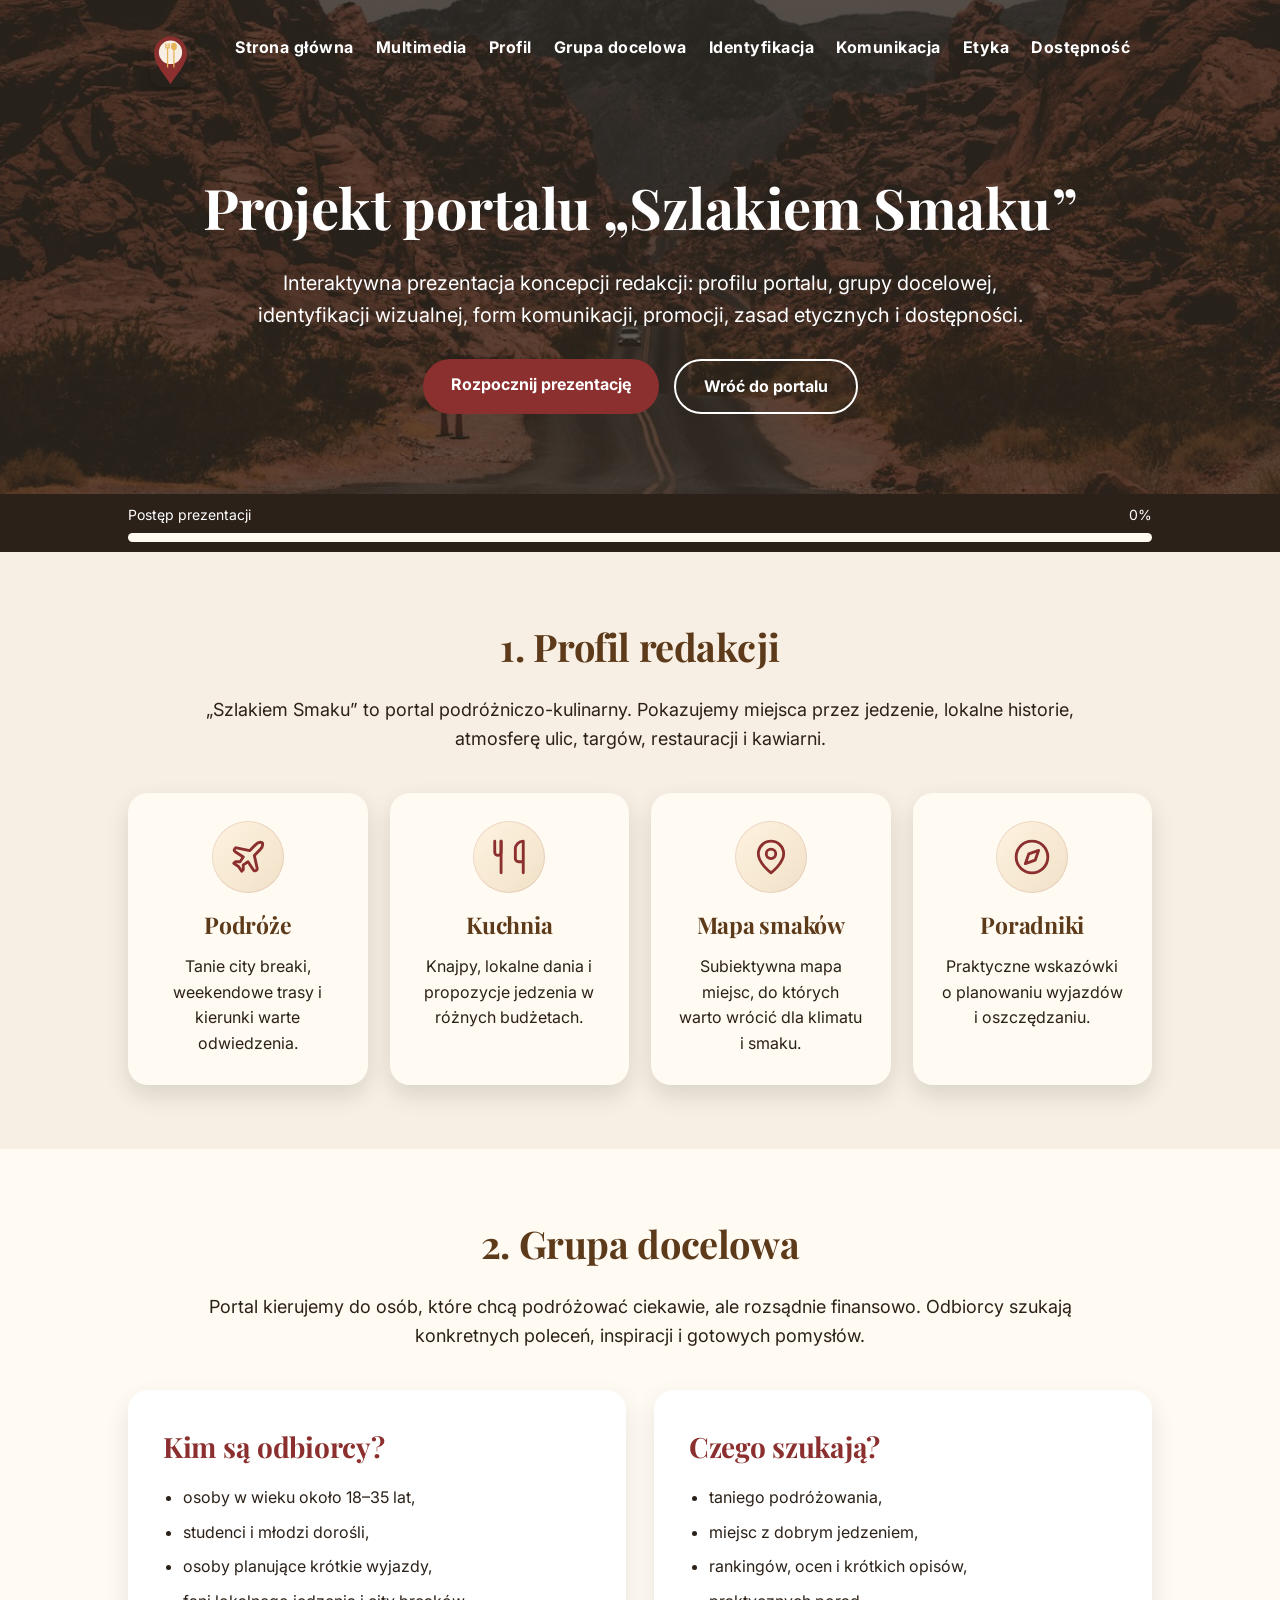
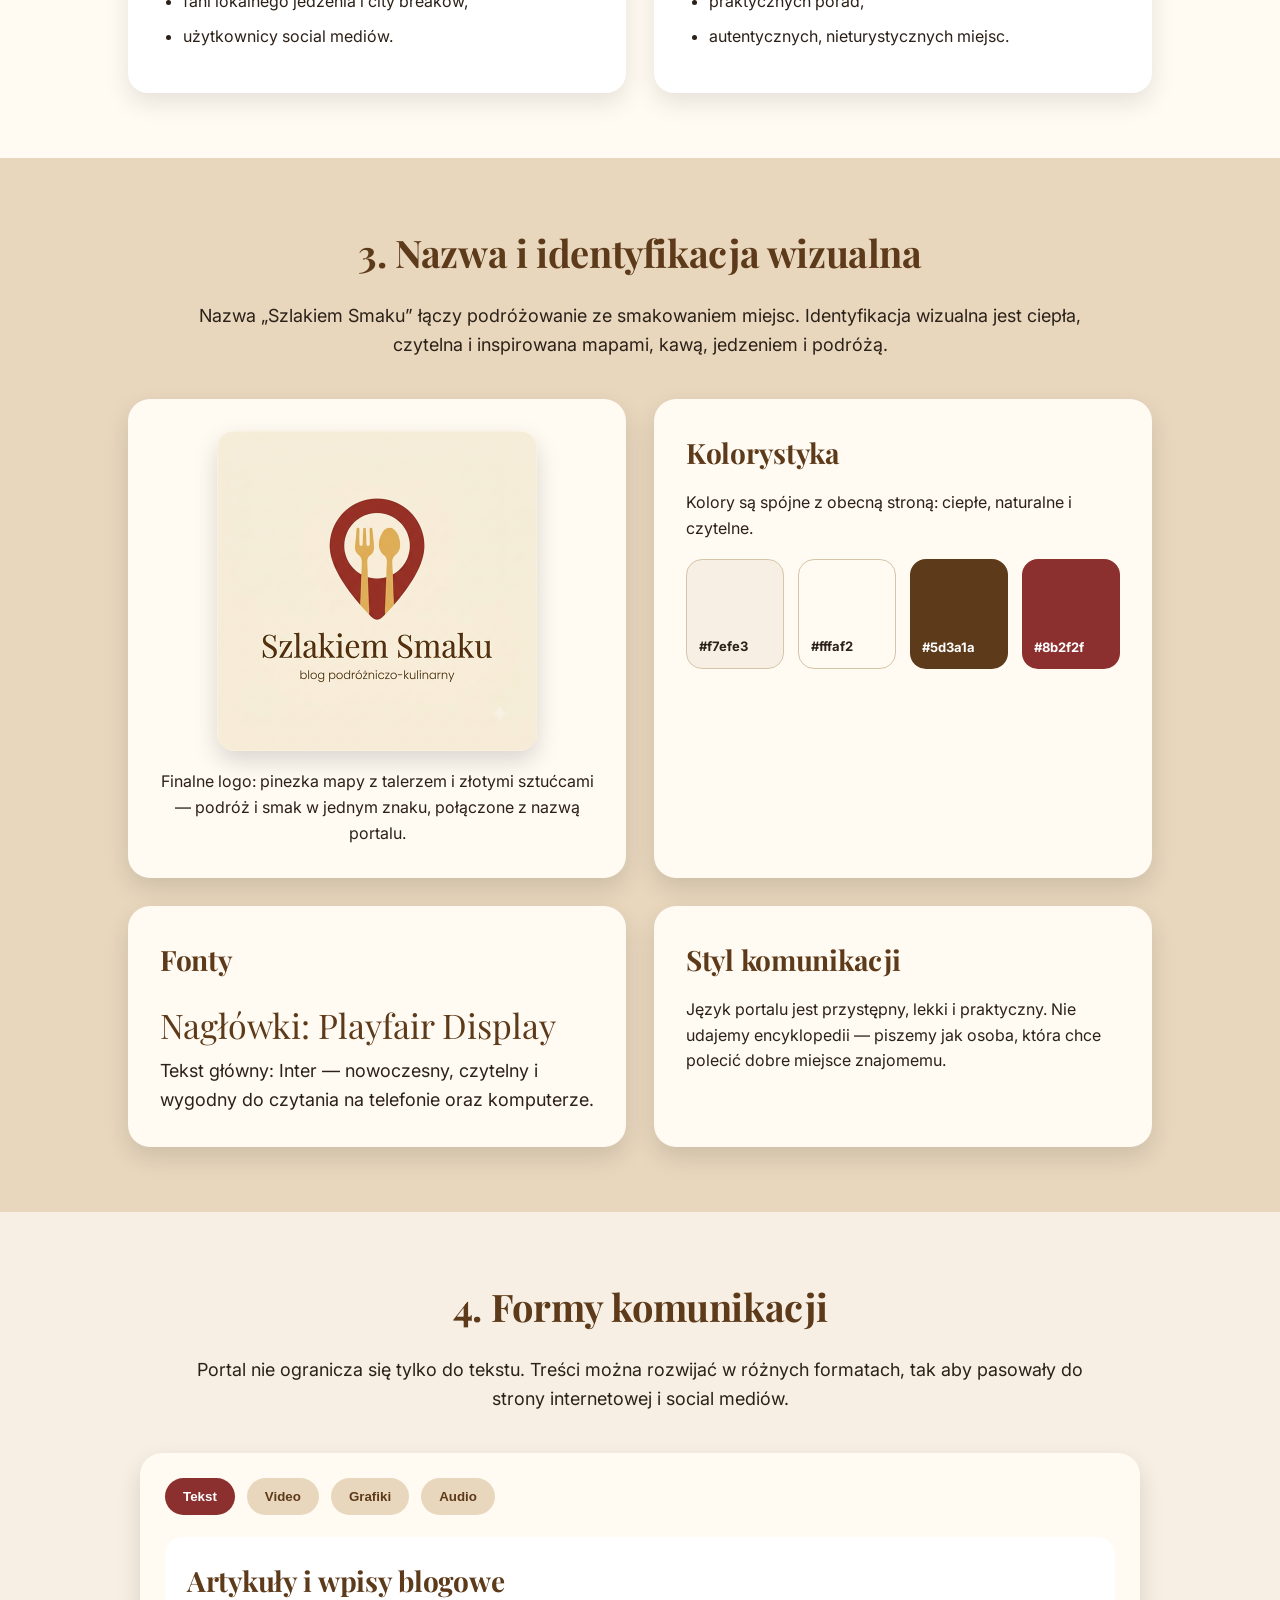
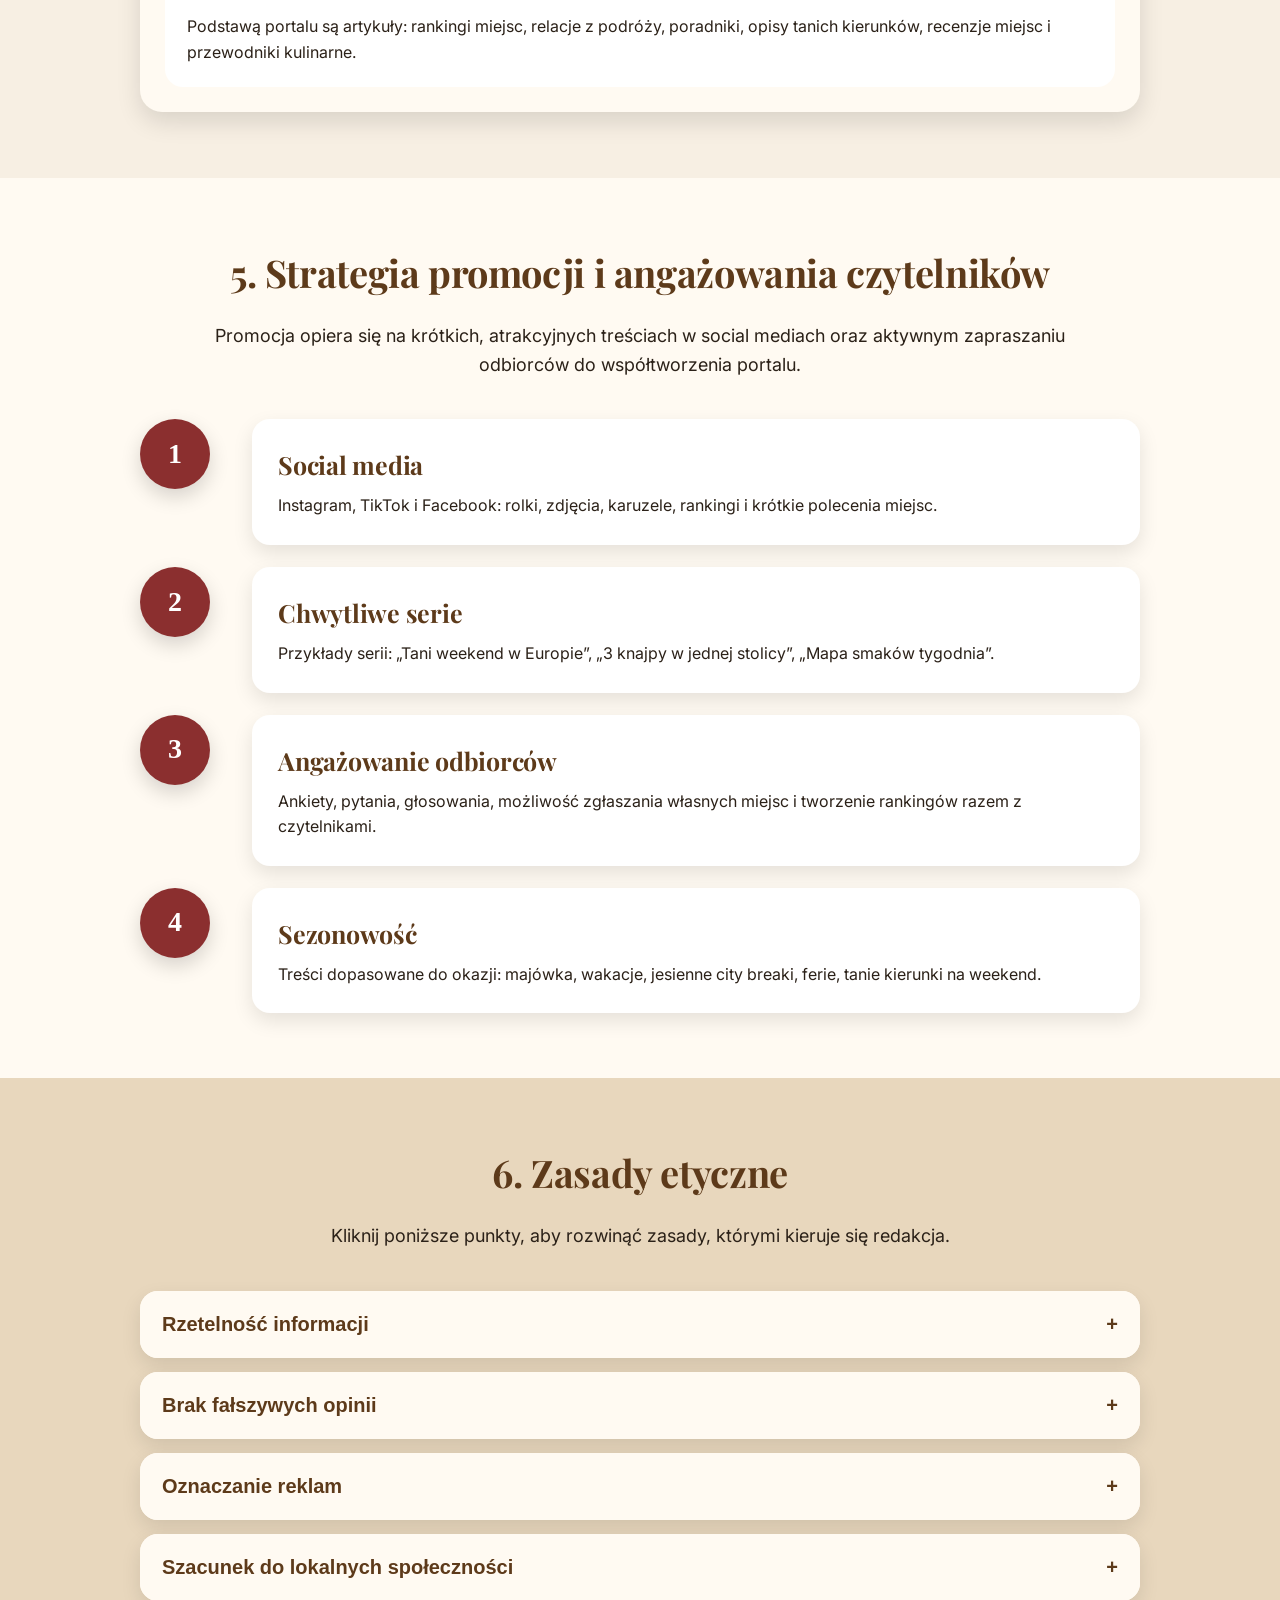
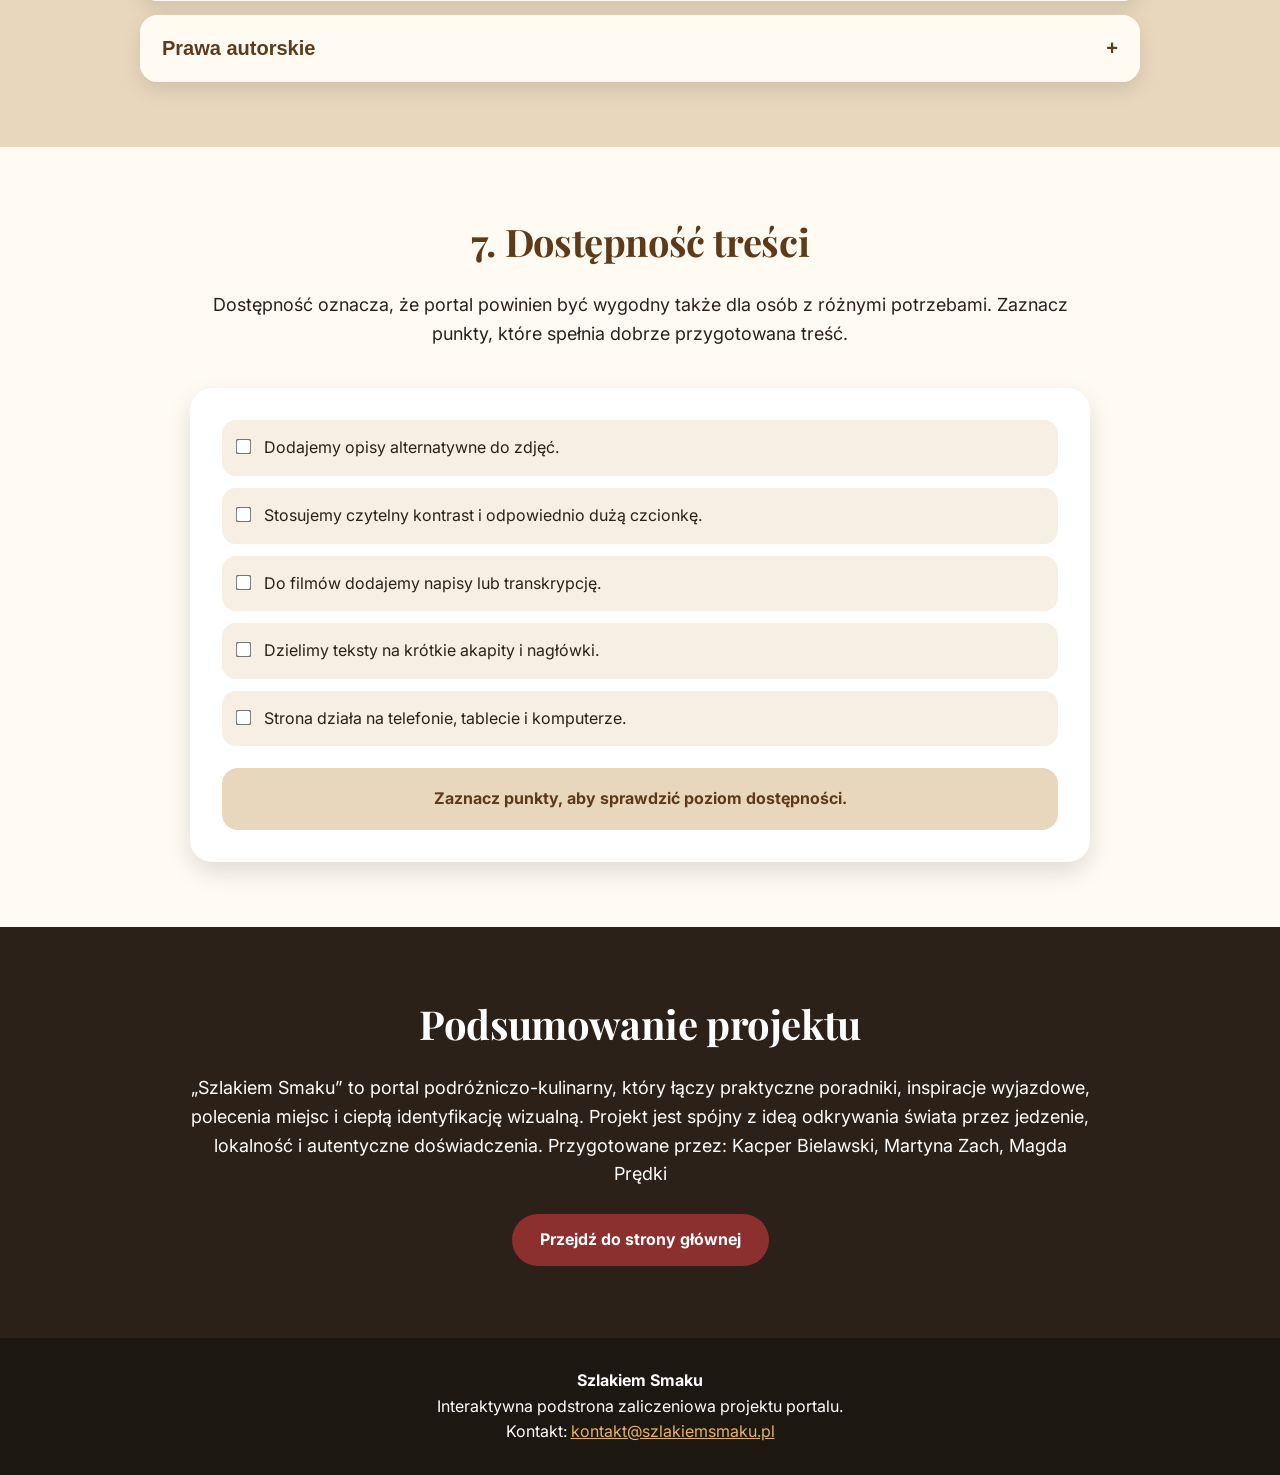
<file: zaliczenie.html>
<!DOCTYPE html>
<html lang="pl">
<head>
  <meta charset="UTF-8">
  <meta name="viewport" content="width=device-width, initial-scale=1.0">
  <title>Zaliczenie - Szlakiem Smaku</title>
  <meta name="description" content="Interaktywna prezentacja koncepcji redakcji Szlakiem Smaku: profil, grupa docelowa, identyfikacja, komunikacja, promocja, etyka i dostępność." />
  <link rel="canonical" href="https://siwsonek.github.io/Blog_Maklowicz/zaliczenie.html" />
  <meta name="theme-color" content="#8b2f2f" />
  <meta property="og:type" content="website" />
  <meta property="og:locale" content="pl_PL" />
  <meta property="og:site_name" content="Szlakiem Smaku" />
  <meta property="og:title" content="Projekt portalu „Szlakiem Smaku” — prezentacja" />
  <meta property="og:description" content="Interaktywna prezentacja koncepcji redakcji: profil, grupa docelowa, identyfikacja, etyka i dostępność." />
  <meta property="og:url" content="https://siwsonek.github.io/Blog_Maklowicz/zaliczenie.html" />
  <meta property="og:image" content="https://siwsonek.github.io/Blog_Maklowicz/img/krajobraz-podroz.jpg" />
  <meta name="twitter:card" content="summary_large_image" />
  <link rel="icon" href="favicon.svg" type="image/svg+xml" />
  <link rel="stylesheet" href="style.css?v=2" />

  <style>
    * {
      margin: 0;
      padding: 0;
      box-sizing: border-box;
    }

    html {
      scroll-behavior: smooth;
    }

    body {
      font-family: Arial, sans-serif;
      background-color: #f7efe3;
      color: #2b2118;
      line-height: 1.6;
    }

    /* dostępność (.skip-link, :focus-visible) — w pliku style.css */

    header {
      min-height: 430px;
      background:
        linear-gradient(rgba(43, 33, 24, 0.72), rgba(43, 33, 24, 0.72)),
        url("img/krajobraz-podroz.jpg");
      background-size: cover;
      background-position: center;
      color: white;
      text-align: center;
      padding: 35px 20px 80px;
    }

    nav {
      display: flex;
      justify-content: center;
      gap: 22px;
      margin-bottom: 75px;
      flex-wrap: wrap;
    }

    nav a {
      color: white;
      text-decoration: none;
      font-weight: bold;
      letter-spacing: 0.5px;
    }

    nav a:hover {
      color: #e5b45b;
    }

    .hero h1 {
      font-family: Georgia, serif;
      font-size: 56px;
      margin-bottom: 15px;
    }

    .hero p {
      max-width: 800px;
      margin: 0 auto 28px;
      font-size: 20px;
    }

    .hero-buttons {
      display: flex;
      justify-content: center;
      gap: 15px;
      flex-wrap: wrap;
    }

    .btn {
      display: inline-block;
      background-color: #8b2f2f;
      color: white;
      padding: 13px 28px;
      border-radius: 30px;
      text-decoration: none;
      font-weight: bold;
      transition: 0.3s;
    }

    .btn:hover {
      background-color: #642020;
      transform: translateY(-3px);
    }

    .btn-outline {
      background-color: transparent;
      border: 2px solid white;
    }

    .btn-outline:hover {
      background-color: white;
      color: #5d3a1a;
    }

    .progress-wrapper {
      position: sticky;
      top: 0;
      z-index: 20;
      background-color: #2b2118;
      padding: 10px 10%;
    }

    .progress-text {
      color: white;
      font-size: 14px;
      margin-bottom: 6px;
      display: flex;
      justify-content: space-between;
    }

    .progress-bar {
      height: 9px;
      background-color: #fffaf2;
      border-radius: 20px;
      overflow: hidden;
    }

    .progress-fill {
      width: 0%;
      height: 100%;
      background-color: #e5b45b;
      border-radius: 20px;
      transition: width 0.3s;
    }

    section {
      padding: 65px 10%;
    }

    .section-title {
      text-align: center;
      font-family: Georgia, serif;
      font-size: 38px;
      color: #5d3a1a;
      margin-bottom: 18px;
    }

    .section-lead {
      max-width: 900px;
      text-align: center;
      margin: 0 auto 40px;
      font-size: 18px;
    }

    .profile-grid {
      display: grid;
      grid-template-columns: repeat(4, 1fr);
      gap: 22px;
    }

    .profile-card {
      background-color: #fffaf2;
      padding: 28px;
      border-radius: 20px;
      text-align: center;
      box-shadow: 0 10px 25px rgba(0, 0, 0, 0.12);
      transition: 0.3s;
      cursor: pointer;
    }

    .profile-card:hover {
      transform: translateY(-8px) scale(1.02);
      box-shadow: 0 18px 35px rgba(0, 0, 0, 0.18);
    }

    .profile-card span {
      display: flex;
      align-items: center;
      justify-content: center;
      width: 72px;
      height: 72px;
      margin: 0 auto 14px;
      border-radius: 50%;
      background: linear-gradient(135deg, #fff3e0, #f0e1c8);
      box-shadow: inset 0 0 0 1px rgba(139, 47, 47, 0.12);
    }
    .profile-card span svg {
      width: 38px;
      height: 38px;
    }
    .profile-card:hover span svg {
      transform: scale(1.08);
      transition: transform 0.3s ease;
    }

    .profile-card h3 {
      color: #5d3a1a;
      font-family: Georgia, serif;
      margin-bottom: 10px;
      font-size: 23px;
    }

    .target {
      background-color: #fffaf2;
    }

    .target-box {
      max-width: 1050px;
      margin: 0 auto;
      display: grid;
      grid-template-columns: 1fr 1fr;
      gap: 28px;
      align-items: stretch;
    }

    .target-card {
      background-color: white;
      padding: 35px;
      border-radius: 20px;
      box-shadow: 0 10px 25px rgba(0,0,0,0.10);
    }

    .target-card h3 {
      color: #8b2f2f;
      font-family: Georgia, serif;
      font-size: 28px;
      margin-bottom: 15px;
    }

    .target-card ul {
      margin-left: 20px;
    }

    .target-card li {
      margin-bottom: 9px;
    }

    .visual {
      background-color: #e8d7bd;
    }

    .brand-board {
      display: grid;
      grid-template-columns: 1fr 1fr;
      gap: 28px;
      max-width: 1100px;
      margin: 0 auto;
    }

    .logo-demo,
    .colors-demo,
    .fonts-demo,
    .tone-demo {
      background-color: #fffaf2;
      border-radius: 22px;
      padding: 32px;
      box-shadow: 0 10px 25px rgba(0,0,0,0.12);
    }

    .logo-mark {
      width: 130px;
      height: 130px;
      border-radius: 50%;
      background: radial-gradient(circle at 50% 38%, #fffaf2, #f0e1c8);
      display: flex;
      justify-content: center;
      align-items: center;
      margin: 0 auto 20px;
      box-shadow: 0 10px 25px rgba(0,0,0,0.18);
    }
    .logo-mark img {
      width: 76px;
      height: auto;
      display: block;
    }

    .logo-demo h3 {
      text-align: center;
      font-family: Georgia, serif;
      font-size: 34px;
      color: #5d3a1a;
      margin-bottom: 8px;
    }

    .logo-demo p {
      text-align: center;
    }

    .logo-full {
      display: block;
      width: 100%;
      max-width: 320px;
      height: auto;
      margin: 0 auto 18px;
      border-radius: 18px;
      box-shadow: 0 10px 25px rgba(0,0,0,0.15);
    }

    .color-row {
      display: grid;
      grid-template-columns: repeat(4, 1fr);
      gap: 14px;
      margin-top: 18px;
    }

    .color-box {
      min-height: 110px;
      border-radius: 16px;
      padding: 12px;
      display: flex;
      align-items: end;
      font-weight: bold;
      font-size: 13px;
    }

    .c1 {
      background-color: #f7efe3;
      color: #2b2118;
      border: 1px solid #d6c5aa;
    }

    .c2 {
      background-color: #fffaf2;
      color: #2b2118;
      border: 1px solid #d6c5aa;
    }

    .c3 {
      background-color: #5d3a1a;
      color: white;
    }

    .c4 {
      background-color: #8b2f2f;
      color: white;
    }

    .fonts-demo h3,
    .colors-demo h3,
    .tone-demo h3 {
      font-family: Georgia, serif;
      color: #5d3a1a;
      font-size: 28px;
      margin-bottom: 14px;
    }

    .font-sample-title {
      font-family: var(--font-display, Georgia, serif);
      font-size: 34px;
      color: #5d3a1a;
      margin: 15px 0 5px;
    }

    .font-sample-body {
      font-family: var(--font-body, Arial, sans-serif);
      font-size: 18px;
    }

    .communication {
      background-color: #f7efe3;
    }

    .tabs {
      max-width: 1000px;
      margin: 0 auto;
      background-color: #fffaf2;
      border-radius: 22px;
      padding: 25px;
      box-shadow: 0 10px 25px rgba(0,0,0,0.12);
    }

    .tab-buttons {
      display: flex;
      gap: 12px;
      flex-wrap: wrap;
      margin-bottom: 22px;
    }

    .tab-btn {
      border: none;
      background-color: #e8d7bd;
      color: #5d3a1a;
      padding: 11px 18px;
      border-radius: 30px;
      font-weight: bold;
      cursor: pointer;
      transition: 0.3s;
    }

    .tab-btn:hover,
    .tab-btn.active {
      background-color: #8b2f2f;
      color: white;
    }

    .tab-content {
      display: none;
      padding: 22px;
      background-color: white;
      border-radius: 18px;
    }

    .tab-content.active {
      display: block;
    }

    .tab-content h3 {
      font-family: Georgia, serif;
      color: #5d3a1a;
      font-size: 28px;
      margin-bottom: 10px;
    }

    .strategy {
      background-color: #fffaf2;
    }

    .strategy-timeline {
      max-width: 1000px;
      margin: 0 auto;
      display: grid;
      gap: 22px;
    }

    .timeline-item {
      display: grid;
      grid-template-columns: 90px 1fr;
      gap: 22px;
      align-items: start;
    }

    .timeline-number {
      width: 70px;
      height: 70px;
      border-radius: 50%;
      background-color: #8b2f2f;
      color: white;
      display: flex;
      align-items: center;
      justify-content: center;
      font-family: Georgia, serif;
      font-size: 28px;
      font-weight: bold;
      box-shadow: 0 8px 20px rgba(0,0,0,0.16);
    }

    .timeline-content {
      background-color: white;
      padding: 26px;
      border-radius: 18px;
      box-shadow: 0 8px 20px rgba(0,0,0,0.10);
    }

    .timeline-content h3 {
      font-family: Georgia, serif;
      color: #5d3a1a;
      margin-bottom: 8px;
      font-size: 25px;
    }

    .ethics {
      background-color: #e8d7bd;
    }

    .accordion {
      max-width: 1000px;
      margin: 0 auto;
      display: grid;
      gap: 14px;
    }

    .accordion-item {
      background-color: #fffaf2;
      border-radius: 18px;
      overflow: hidden;
      box-shadow: 0 8px 20px rgba(0,0,0,0.10);
    }

    .accordion-header {
      width: 100%;
      border: none;
      background-color: #fffaf2;
      color: #5d3a1a;
      text-align: left;
      font-size: 20px;
      font-weight: bold;
      padding: 22px;
      cursor: pointer;
      display: flex;
      justify-content: space-between;
      align-items: center;
    }

    .accordion-header:hover {
      background-color: #f2e4cf;
    }

    .accordion-content {
      max-height: 0;
      overflow: hidden;
      transition: max-height 0.35s ease;
      background-color: white;
      padding: 0 22px;
    }

    .accordion-content p {
      padding: 18px 0 24px;
    }

    .accessibility {
      background-color: #fffaf2;
    }

    .checklist {
      max-width: 900px;
      margin: 0 auto;
      background-color: white;
      padding: 32px;
      border-radius: 22px;
      box-shadow: 0 10px 25px rgba(0,0,0,0.12);
    }

    .checklist label {
      display: block;
      padding: 15px;
      margin-bottom: 12px;
      background-color: #f7efe3;
      border-radius: 14px;
      cursor: pointer;
      transition: 0.3s;
    }

    .checklist label:hover {
      background-color: #e8d7bd;
    }

    .checklist input {
      margin-right: 10px;
      transform: scale(1.2);
    }

    .check-result {
      margin-top: 22px;
      padding: 18px;
      border-radius: 16px;
      background-color: #e8d7bd;
      color: #5d3a1a;
      font-weight: bold;
      text-align: center;
    }

    .summary {
      background-color: #2b2118;
      color: white;
      text-align: center;
    }

    .summary h2 {
      font-family: Georgia, serif;
      font-size: 40px;
      margin-bottom: 18px;
    }

    .summary p {
      max-width: 900px;
      margin: 0 auto 25px;
      font-size: 18px;
    }

    footer {
      background-color: #1d1712;
      color: white;
      text-align: center;
      padding: 30px 20px;
    }

    @media (max-width: 1000px) {
      .profile-grid,
      .brand-board {
        grid-template-columns: 1fr 1fr;
      }

      .target-box {
        grid-template-columns: 1fr;
      }
    }

    @media (max-width: 700px) {
      section {
        padding: 50px 6%;
      }

      .hero h1 {
        font-size: 38px;
      }

      .hero p {
        font-size: 17px;
      }

      .profile-grid,
      .brand-board {
        grid-template-columns: 1fr;
      }

      .timeline-item {
        grid-template-columns: 1fr;
      }

      .color-row {
        grid-template-columns: 1fr 1fr;
      }

      .progress-wrapper {
        padding: 10px 6%;
      }
    }
  </style>
</head>

<body>
  <a class="skip-link" href="#profil">Przejdź do treści</a>

  <header>
    <nav aria-label="Sekcje prezentacji">
      <a href="index.html" class="nav-logo"><img src="img/logo-mark.svg" alt="Szlakiem Smaku — strona główna"></a>
      <a href="index.html">Strona główna</a>
      <a href="multimedia.html">Multimedia</a>
      <a href="#profil">Profil</a>
      <a href="#grupa">Grupa docelowa</a>
      <a href="#identyfikacja">Identyfikacja</a>
      <a href="#komunikacja">Komunikacja</a>
      <a href="#etyka">Etyka</a>
      <a href="#dostepnosc">Dostępność</a>
    </nav>

    <div class="hero">
      <h1>Projekt portalu „Szlakiem Smaku”</h1>
      <p>
        Interaktywna prezentacja koncepcji redakcji: profilu portalu, grupy docelowej,
        identyfikacji wizualnej, form komunikacji, promocji, zasad etycznych i dostępności.
      </p>

      <div class="hero-buttons">
        <a href="#profil" class="btn">Rozpocznij prezentację</a>
        <a href="index.html" class="btn btn-outline">Wróć do portalu</a>
      </div>
    </div>
  </header>

  <div class="progress-wrapper">
    <div class="progress-text">
      <span>Postęp prezentacji</span>
      <span id="progressPercent">0%</span>
    </div>
    <div class="progress-bar">
      <div class="progress-fill" id="progressFill"></div>
    </div>
  </div>

  <section id="profil">
    <h2 class="section-title">1. Profil redakcji</h2>
    <p class="section-lead">
      „Szlakiem Smaku” to portal podróżniczo-kulinarny. Pokazujemy miejsca przez jedzenie,
      lokalne historie, atmosferę ulic, targów, restauracji i kawiarni.
    </p>

    <div class="profile-grid">
      <div class="profile-card">
        <span><svg viewBox="0 0 24 24" fill="none" stroke="#8b2f2f" stroke-width="1.8" stroke-linecap="round" stroke-linejoin="round" aria-hidden="true"><path d="M17.8 19.2 16 11l3.5-3.5C21 6 21.5 4 21 3c-1-.5-3 0-4.5 1.5L13 8 4.8 6.2c-.5-.1-.9.1-1.1.5l-.3.5c-.2.5-.1 1 .3 1.3L9 12l-2 3H4l-1 1 3 2 2 3 1-1v-3l3-2 3.5 5.3c.3.4.8.5 1.3.3l.5-.2c.4-.3.6-.7.5-1.2z"/></svg></span>
        <h3>Podróże</h3>
        <p>Tanie city breaki, weekendowe trasy i kierunki warte odwiedzenia.</p>
      </div>

      <div class="profile-card">
        <span><svg viewBox="0 0 24 24" fill="none" stroke="#8b2f2f" stroke-width="1.8" stroke-linecap="round" stroke-linejoin="round" aria-hidden="true"><path d="M3 2v7c0 1.1.9 2 2 2h0a2 2 0 0 0 2-2V2"/><path d="M7 2v20"/><path d="M21 15V2a5 5 0 0 0-5 5v6c0 1.1.9 2 2 2h3Zm0 0v7"/></svg></span>
        <h3>Kuchnia</h3>
        <p>Knajpy, lokalne dania i propozycje jedzenia w różnych budżetach.</p>
      </div>

      <div class="profile-card">
        <span><svg viewBox="0 0 24 24" fill="none" stroke="#8b2f2f" stroke-width="1.8" stroke-linecap="round" stroke-linejoin="round" aria-hidden="true"><path d="M20 10c0 6-8 12-8 12s-8-6-8-12a8 8 0 0 1 16 0Z"/><circle cx="12" cy="10" r="3"/></svg></span>
        <h3>Mapa smaków</h3>
        <p>Subiektywna mapa miejsc, do których warto wrócić dla klimatu i smaku.</p>
      </div>

      <div class="profile-card">
        <span><svg viewBox="0 0 24 24" fill="none" stroke="#8b2f2f" stroke-width="1.8" stroke-linecap="round" stroke-linejoin="round" aria-hidden="true"><circle cx="12" cy="12" r="10"/><polygon points="16.2 7.8 14 14 7.8 16.2 10 10"/></svg></span>
        <h3>Poradniki</h3>
        <p>Praktyczne wskazówki o planowaniu wyjazdów i oszczędzaniu.</p>
      </div>
    </div>
  </section>

  <section class="target" id="grupa">
    <h2 class="section-title">2. Grupa docelowa</h2>
    <p class="section-lead">
      Portal kierujemy do osób, które chcą podróżować ciekawie, ale rozsądnie finansowo.
      Odbiorcy szukają konkretnych poleceń, inspiracji i gotowych pomysłów.
    </p>

    <div class="target-box">
      <div class="target-card">
        <h3>Kim są odbiorcy?</h3>
        <ul>
          <li>osoby w wieku około 18–35 lat,</li>
          <li>studenci i młodzi dorośli,</li>
          <li>osoby planujące krótkie wyjazdy,</li>
          <li>fani lokalnego jedzenia i city breaków,</li>
          <li>użytkownicy social mediów.</li>
        </ul>
      </div>

      <div class="target-card">
        <h3>Czego szukają?</h3>
        <ul>
          <li>taniego podróżowania,</li>
          <li>miejsc z dobrym jedzeniem,</li>
          <li>rankingów, ocen i krótkich opisów,</li>
          <li>praktycznych porad,</li>
          <li>autentycznych, nieturystycznych miejsc.</li>
        </ul>
      </div>
    </div>
  </section>

  <section class="visual" id="identyfikacja">
    <h2 class="section-title">3. Nazwa i identyfikacja wizualna</h2>
    <p class="section-lead">
      Nazwa „Szlakiem Smaku” łączy podróżowanie ze smakowaniem miejsc.
      Identyfikacja wizualna jest ciepła, czytelna i inspirowana mapami, kawą, jedzeniem i podróżą.
    </p>

    <div class="brand-board">
      <div class="logo-demo">
        <img class="logo-full" src="img/logo.png" alt="Logo Szlakiem Smaku — blog podróżniczo-kulinarny">
        <p>Finalne logo: pinezka mapy z talerzem i złotymi sztućcami — podróż i smak w jednym znaku, połączone z nazwą portalu.</p>
      </div>

      <div class="colors-demo">
        <h3>Kolorystyka</h3>
        <p>Kolory są spójne z obecną stroną: ciepłe, naturalne i czytelne.</p>

        <div class="color-row">
          <div class="color-box c1">#f7efe3</div>
          <div class="color-box c2">#fffaf2</div>
          <div class="color-box c3">#5d3a1a</div>
          <div class="color-box c4">#8b2f2f</div>
        </div>
      </div>

      <div class="fonts-demo">
        <h3>Fonty</h3>
        <p class="font-sample-title">Nagłówki: Playfair Display</p>
        <p class="font-sample-body">Tekst główny: Inter — nowoczesny, czytelny i wygodny do czytania na telefonie oraz komputerze.</p>
      </div>

      <div class="tone-demo">
        <h3>Styl komunikacji</h3>
        <p>
          Język portalu jest przystępny, lekki i praktyczny. Nie udajemy encyklopedii —
          piszemy jak osoba, która chce polecić dobre miejsce znajomemu.
        </p>
      </div>
    </div>
  </section>

  <section class="communication" id="komunikacja">
    <h2 class="section-title">4. Formy komunikacji</h2>
    <p class="section-lead">
      Portal nie ogranicza się tylko do tekstu. Treści można rozwijać w różnych formatach,
      tak aby pasowały do strony internetowej i social mediów.
    </p>

    <div class="tabs">
      <div class="tab-buttons" role="tablist" aria-label="Formy komunikacji">
        <button class="tab-btn active" id="tab-tekst" role="tab" aria-selected="true" aria-controls="tekst" onclick="showTab('tekst', this)">Tekst</button>
        <button class="tab-btn" id="tab-video" role="tab" aria-selected="false" aria-controls="video" onclick="showTab('video', this)">Video</button>
        <button class="tab-btn" id="tab-grafiki" role="tab" aria-selected="false" aria-controls="grafiki" onclick="showTab('grafiki', this)">Grafiki</button>
        <button class="tab-btn" id="tab-audio" role="tab" aria-selected="false" aria-controls="audio" onclick="showTab('audio', this)">Audio</button>
      </div>

      <div class="tab-content active" id="tekst" role="tabpanel" tabindex="0" aria-labelledby="tab-tekst">
        <h3>Artykuły i wpisy blogowe</h3>
        <p>
          Podstawą portalu są artykuły: rankingi miejsc, relacje z podróży, poradniki,
          opisy tanich kierunków, recenzje miejsc i przewodniki kulinarne.
        </p>
      </div>

      <div class="tab-content" id="video" role="tabpanel" tabindex="0" aria-labelledby="tab-video">
        <h3>Krótkie materiały video</h3>
        <p>
          Rolki i krótkie filmy mogą pokazywać trasy, lokalne jedzenie, targi, restauracje
          oraz szybkie porady typu „3 miejsca na tani weekend”.
        </p>
      </div>

      <div class="tab-content" id="grafiki" role="tabpanel" tabindex="0" aria-labelledby="tab-grafiki">
        <h3>Mapy, checklisty i infografiki</h3>
        <p>
          Grafiki ułatwiają szybkie przyswajanie treści: przykładowe budżety, mapy smaków,
          listy miejsc, porównania kierunków i checklisty pakowania.
        </p>
      </div>

      <div class="tab-content" id="audio" role="tabpanel" tabindex="0" aria-labelledby="tab-audio">
        <h3>Podcasty i nagrania</h3>
        <p>
          Dodatkową formą mogą być krótkie odcinki audio z opowieściami o miejscach,
          rozmowami z podróżnikami albo lokalnymi restauratorami.
        </p>
      </div>
    </div>
  </section>

  <section class="strategy">
    <h2 class="section-title">5. Strategia promocji i angażowania czytelników</h2>
    <p class="section-lead">
      Promocja opiera się na krótkich, atrakcyjnych treściach w social mediach oraz aktywnym
      zapraszaniu odbiorców do współtworzenia portalu.
    </p>

    <div class="strategy-timeline">
      <div class="timeline-item">
        <div class="timeline-number">1</div>
        <div class="timeline-content">
          <h3>Social media</h3>
          <p>Instagram, TikTok i Facebook: rolki, zdjęcia, karuzele, rankingi i krótkie polecenia miejsc.</p>
        </div>
      </div>

      <div class="timeline-item">
        <div class="timeline-number">2</div>
        <div class="timeline-content">
          <h3>Chwytliwe serie</h3>
          <p>Przykłady serii: „Tani weekend w Europie”, „3 knajpy w jednej stolicy”, „Mapa smaków tygodnia”.</p>
        </div>
      </div>

      <div class="timeline-item">
        <div class="timeline-number">3</div>
        <div class="timeline-content">
          <h3>Angażowanie odbiorców</h3>
          <p>Ankiety, pytania, głosowania, możliwość zgłaszania własnych miejsc i tworzenie rankingów razem z czytelnikami.</p>
        </div>
      </div>

      <div class="timeline-item">
        <div class="timeline-number">4</div>
        <div class="timeline-content">
          <h3>Sezonowość</h3>
          <p>Treści dopasowane do okazji: majówka, wakacje, jesienne city breaki, ferie, tanie kierunki na weekend.</p>
        </div>
      </div>
    </div>
  </section>

  <section class="ethics" id="etyka">
    <h2 class="section-title">6. Zasady etyczne</h2>
    <p class="section-lead">
      Kliknij poniższe punkty, aby rozwinąć zasady, którymi kieruje się redakcja.
    </p>

    <div class="accordion">
      <div class="accordion-item">
        <button class="accordion-header" aria-expanded="false">Rzetelność informacji <span>+</span></button>
        <div class="accordion-content">
          <p>Przy konkretnych miejscach podajemy adres i orientacyjne godziny otwarcia (np. w „Mapie smaków”), a informacje staramy się aktualizować. Ceny i oferty traktujemy orientacyjnie, bo szybko się zmieniają — zawsze warto je zweryfikować na miejscu.</p>
        </div>
      </div>

      <div class="accordion-item">
        <button class="accordion-header" aria-expanded="false">Brak fałszywych opinii <span>+</span></button>
        <div class="accordion-content">
          <p>Nie publikujemy zmyślonych recenzji ani sztucznie pozytywnych opinii o restauracjach, hotelach czy atrakcjach.</p>
        </div>
      </div>

      <div class="accordion-item">
        <button class="accordion-header" aria-expanded="false">Oznaczanie reklam <span>+</span></button>
        <div class="accordion-content">
          <p>Współprace komercyjne, zaproszenia i materiały sponsorowane muszą być jasno oznaczone dla odbiorcy.</p>
        </div>
      </div>

      <div class="accordion-item">
        <button class="accordion-header" aria-expanded="false">Szacunek do lokalnych społeczności <span>+</span></button>
        <div class="accordion-content">
          <p>Nie promujemy zachowań, które szkodzą mieszkańcom, kulturze, małym biznesom lub środowisku.</p>
        </div>
      </div>

      <div class="accordion-item">
        <button class="accordion-header" aria-expanded="false">Prawa autorskie <span>+</span></button>
        <div class="accordion-content">
          <p>Nie kopiujemy cudzych zdjęć, tekstów ani grafik bez zgody. Korzystamy z własnych materiałów albo legalnych źródeł.</p>
        </div>
      </div>
    </div>
  </section>

  <section class="accessibility" id="dostepnosc">
    <h2 class="section-title">7. Dostępność treści</h2>
    <p class="section-lead">
      Dostępność oznacza, że portal powinien być wygodny także dla osób z różnymi potrzebami.
      Zaznacz punkty, które spełnia dobrze przygotowana treść.
    </p>

    <div class="checklist">
      <label>
        <input type="checkbox" class="access-check">
        Dodajemy opisy alternatywne do zdjęć.
      </label>

      <label>
        <input type="checkbox" class="access-check">
        Stosujemy czytelny kontrast i odpowiednio dużą czcionkę.
      </label>

      <label>
        <input type="checkbox" class="access-check">
        Do filmów dodajemy napisy lub transkrypcję.
      </label>

      <label>
        <input type="checkbox" class="access-check">
        Dzielimy teksty na krótkie akapity i nagłówki.
      </label>

      <label>
        <input type="checkbox" class="access-check">
        Strona działa na telefonie, tablecie i komputerze.
      </label>

      <div class="check-result" id="checkResult">
        Zaznacz punkty, aby sprawdzić poziom dostępności.
      </div>
    </div>
  </section>

  <section class="summary">
    <h2>Podsumowanie projektu</h2>
    <p>
      „Szlakiem Smaku” to portal podróżniczo-kulinarny, który łączy praktyczne poradniki,
      inspiracje wyjazdowe, polecenia miejsc i ciepłą identyfikację wizualną. Projekt jest
      spójny z ideą odkrywania świata przez jedzenie, lokalność i autentyczne doświadczenia.
      Przygotowane przez: Kacper Bielawski, Martyna Zach, Magda Prędki
    </p>
    <a href="index.html" class="btn">Przejdź do strony głównej</a>
  </section>

  <footer id="kontakt">
    <p><strong>Szlakiem Smaku</strong></p>
    <p>Interaktywna podstrona zaliczeniowa projektu portalu.</p>
    <p>Kontakt: <a href="mailto:kontakt@szlakiemsmaku.pl" style="color:#e5b45b">kontakt@szlakiemsmaku.pl</a></p>
  </footer>

  <script>
    function showTab(tabId, btn) {
      document.querySelectorAll('.tab-content').forEach(function (content) {
        content.classList.remove('active');
      });

      document.querySelectorAll('.tab-btn').forEach(function (button) {
        button.classList.remove('active');
        button.setAttribute('aria-selected', 'false');
      });

      document.getElementById(tabId).classList.add('active');
      if (btn) {
        btn.classList.add('active');
        btn.setAttribute('aria-selected', 'true');
      }
    }

    const accordionHeaders = document.querySelectorAll('.accordion-header');

    accordionHeaders.forEach(header => {
      header.addEventListener('click', () => {
        const content = header.nextElementSibling;
        const icon = header.querySelector('span');

        if (content.style.maxHeight) {
          content.style.maxHeight = null;
          icon.textContent = '+';
          header.setAttribute('aria-expanded', 'false');
        } else {
          content.style.maxHeight = content.scrollHeight + 'px';
          icon.textContent = '−';
          header.setAttribute('aria-expanded', 'true');
        }
      });
    });

    const checks = document.querySelectorAll('.access-check');
    const checkResult = document.getElementById('checkResult');

    checks.forEach(check => {
      check.addEventListener('change', () => {
        const checkedCount = document.querySelectorAll('.access-check:checked').length;
        const total = checks.length;

        if (checkedCount === 0) {
          checkResult.textContent = 'Zaznacz punkty, aby sprawdzić poziom dostępności.';
        } else if (checkedCount < 3) {
          checkResult.textContent = 'Poziom dostępności: podstawowy. Warto wdrożyć więcej zasad.';
        } else if (checkedCount < total) {
          checkResult.textContent = 'Poziom dostępności: dobry. Strona jest coraz bardziej przyjazna dla odbiorców.';
        } else {
          checkResult.textContent = 'Poziom dostępności: bardzo dobry. Treść jest przygotowana z myślą o różnych potrzebach użytkowników.';
        }
      });
    });

    const progressFill = document.getElementById('progressFill');
    const progressPercent = document.getElementById('progressPercent');

    window.addEventListener('scroll', () => {
      const scrollTop = window.scrollY;
      const docHeight = document.documentElement.scrollHeight - window.innerHeight;
      const progress = Math.round((scrollTop / docHeight) * 100);

      progressFill.style.width = progress + '%';
      progressPercent.textContent = progress + '%';
    });
  </script>

  <script src="script.js?v=2" defer></script>
</body>
</html>
</file>
<file: style.css>
/* ===========================================================
   Szlakiem Smaku — wspólne style (tokeny + komponenty bazowe)
   Dołączane na każdej podstronie przez <link rel="stylesheet">.
   Style specyficzne dla układu danej strony pozostają w jej <style>.
   =========================================================== */

/* nowoczesne czcionki — nagłówki: Playfair Display, treść: Inter */
@import url('https://fonts.googleapis.com/css2?family=Inter:wght@400;500;600;700&family=Playfair+Display:wght@700;800;900&display=swap');

:root {
  /* kolory */
  --cream: #f7efe3;
  --cream-light: #fffaf2;
  --ink: #2b2118;
  --brick: #8b2f2f;
  --brick-dark: #642020;
  --brown: #5d3a1a;
  --gold: #e5b45b;
  --sand: #e8d7bd;
  --muted: #5d4f3f;

  /* czcionki */
  --font-display: 'Playfair Display', Georgia, serif;
  --font-body: 'Inter', system-ui, Arial, sans-serif;

  /* gradienty marki */
  --grad-brick: linear-gradient(135deg, #8b2f2f 0%, #642020 100%);
  --grad-gold: linear-gradient(135deg, #e5b45b 0%, #c98a2e 100%);
  --grad-warm: linear-gradient(120deg, #8b2f2f 0%, #b65c2e 45%, #e5b45b 100%);

  /* promienie */
  --radius-sm: 12px;
  --radius: 18px;
  --radius-lg: 22px;
  --pill: 30px;

  /* cienie */
  --shadow-sm: 0 5px 12px rgba(0, 0, 0, 0.08);
  --shadow: 0 8px 20px rgba(0, 0, 0, 0.12);
  --shadow-lg: 0 14px 28px rgba(0, 0, 0, 0.18);
  --shadow-xl: 0 22px 48px rgba(43, 33, 24, 0.22);

  /* odstępy */
  --space-xs: 8px;
  --space-sm: 12px;
  --space-md: 18px;
  --space-lg: 28px;

  /* ruch */
  --ease: cubic-bezier(0.22, 1, 0.36, 1);
  --ease-out: cubic-bezier(0.16, 1, 0.3, 1);
  --dur: 0.45s;
}

/* ===========================================================
   Typografia globalna
   !important — świadomie pokonuje inline font-family na podstronach
   (Arial/Georgia), bez edycji każdej z 13 stron.
   =========================================================== */
html { scroll-behavior: smooth; }

body {
  font-family: var(--font-body) !important;
  -webkit-font-smoothing: antialiased;
  text-rendering: optimizeLegibility;
}

h1, h2, h3,
.section-title, .hero h1, .team-title, .card-content h3 {
  font-family: var(--font-display) !important;
  letter-spacing: -0.01em;
}

/* --- dostępność --- */
.visually-hidden {
  position: absolute !important;
  width: 1px; height: 1px;
  padding: 0; margin: -1px;
  overflow: hidden;
  clip: rect(0, 0, 0, 0);
  white-space: nowrap;
  border: 0;
}

/* --- logo w pasku nawigacji (wszystkie podstrony) --- */
.nav-logo {
  display: inline-flex;
  align-items: center;
  margin-right: 22px;
  flex: 0 0 auto;
}
.nav-logo img {
  height: 52px;
  width: auto;
  display: block;
  border-radius: 12px;
  box-shadow: 0 4px 12px rgba(0, 0, 0, 0.22);
  transition: transform 0.35s var(--ease), box-shadow 0.35s var(--ease);
}
.nav-logo:hover img,
.nav-logo:focus-visible img {
  transform: translateY(-2px) scale(1.04);
  box-shadow: 0 8px 20px rgba(0, 0, 0, 0.3);
}
.nav-logo::after { content: none !important; } /* bez animowanego podkreślenia pod logo */

/* --- logo w hero strony głównej --- */
.hero-logo {
  display: block;
  width: min(280px, 72vw);
  height: auto;
  margin: 0 auto 18px;
  border-radius: var(--radius-lg);
  box-shadow: var(--shadow-xl);
  animation: fadeUp 0.8s var(--ease-out) both, floaty 6s ease-in-out 1s infinite;
}

.skip-link {
  position: absolute;
  left: -9999px;
  top: 0;
  background: var(--brick);
  color: #fff;
  padding: 10px 16px;
  border-radius: 0 0 10px 0;
  z-index: 1000;
  text-decoration: none;
  font-weight: bold;
}
.skip-link:focus { left: 0; }
:focus-visible { outline: 3px solid var(--gold); outline-offset: 2px; }

/* szanuj ustawienie systemowe „ogranicz ruch” */
@media (prefers-reduced-motion: reduce) {
  html { scroll-behavior: auto !important; }
  *,
  *::before,
  *::after {
    animation-duration: 0.001ms !important;
    animation-iteration-count: 1 !important;
    transition-duration: 0.001ms !important;
    scroll-behavior: auto !important;
  }
  /* reveal-elementy zawsze widoczne, gdy ruch ograniczony */
  [data-reveal] {
    opacity: 1 !important;
    transform: none !important;
  }
}

/* --- wspólne komponenty artykułów --- */
.genre-badge {
  display: inline-block;
  background: var(--brown);
  color: var(--cream-light);
  font-size: 13px;
  font-weight: bold;
  letter-spacing: 0.5px;
  text-transform: uppercase;
  padding: 5px 14px;
  border-radius: 20px;
  margin-bottom: 14px;
}

.lead {
  font-size: 20px;
  line-height: 1.6;
  color: #3a2c1e;
  border-left: 5px solid var(--brick);
  background: var(--cream);
  padding: 18px 22px;
  border-radius: 0 12px 12px 0;
  margin: 22px 0 10px;
}

.sources {
  margin-top: 38px;
  background: #f0e6d4;
  border-radius: 14px;
  padding: 20px 24px;
  font-size: 15px;
}
.sources h2 { font-size: 18px; margin: 0 0 8px; font-family: Arial, sans-serif; }
.sources ul { margin: 0 0 0 18px; }
.sources li { margin-bottom: 5px; }

/* --- komfort czytania: węższa kolumna tekstu artykułu --- */
/* celuje tylko w treść artykułu (article#main), nie w karty na stronach kategorii */
article#main {
  max-width: 760px;
}

/* --- okruszki (breadcrumbs) --- */
.breadcrumb {
  max-width: 760px;
  margin: 22px auto 0;
  padding: 0 15px;
  font-size: 14px;
  color: var(--muted);
}
.breadcrumb a { color: var(--brick); text-decoration: none; font-weight: bold; }
.breadcrumb a:hover { text-decoration: underline; }
.breadcrumb [aria-current="page"] { color: var(--ink); }

/* --- przyklejony pasek nawigacji na stronach-artykułach --- */
header.sticky-bar {
  position: sticky;
  top: 0;
  z-index: 1000;
}

/* ===========================================================
   WARSTWA NOWOCZESNA — animacje, glass-nav, reveal, mikro-interakcje
   (działa na wszystkich podstronach; ruch wyciszany przez
    prefers-reduced-motion powyżej)
   =========================================================== */

/* --- keyframes --- */
@keyframes fadeUp {
  from { opacity: 0; transform: translateY(26px); }
  to   { opacity: 1; transform: none; }
}
@keyframes fadeIn {
  from { opacity: 0; }
  to   { opacity: 1; }
}
@keyframes floaty {
  0%, 100% { transform: translateY(0); }
  50%      { transform: translateY(-7px); }
}
@keyframes shimmer {
  to { background-position: 200% center; }
}
@keyframes gradientShift {
  0%, 100% { background-position: 0% 50%; }
  50%      { background-position: 100% 50%; }
}
@keyframes pulseGlow {
  0%, 100% { box-shadow: 0 0 0 0 rgba(229, 180, 91, 0.45); }
  70%      { box-shadow: 0 0 0 10px rgba(229, 180, 91, 0); }
}

/* --- pasek postępu czytania (wstrzykiwany przez script.js) --- */
#reading-progress {
  position: fixed;
  inset: 0 0 auto 0;
  height: 4px;
  z-index: 2000;
  transform: scaleX(0);
  transform-origin: 0 50%;
  background: var(--grad-warm);
  background-size: 200% 100%;
  animation: gradientShift 6s ease infinite;
  will-change: transform;
  pointer-events: none;
}

/* --- scroll-reveal (stan początkowy tylko gdy JS aktywny) --- */
html.js [data-reveal] {
  opacity: 0;
  transform: translateY(24px);
  transition: opacity 0.7s var(--ease-out), transform 0.7s var(--ease-out);
  will-change: opacity, transform;
}
html.js [data-reveal].is-visible {
  opacity: 1;
  transform: none;
}

/* ===========================================================
   Glassmorphism nawigacji (oba warianty: header oraz header.sticky-bar)
   =========================================================== */
/* tylko pasek artykułów jest przyklejony (header-hero strony głównej zostaje) */
header.sticky-bar {
  position: sticky;
  top: 0;
  z-index: 1000;
  background-color: rgba(43, 33, 24, 0.72);
  -webkit-backdrop-filter: saturate(140%) blur(12px);
  backdrop-filter: saturate(140%) blur(12px);
  transition: box-shadow 0.35s var(--ease), background-color 0.35s var(--ease),
              backdrop-filter 0.35s var(--ease), padding 0.35s var(--ease);
}
header.sticky-bar.scrolled {
  background-color: rgba(43, 33, 24, 0.9);
  box-shadow: var(--shadow);
}

/* animowane podkreślenia linków nawigacji */
nav a {
  position: relative;
  transition: color 0.25s var(--ease);
}
nav a::after {
  content: "";
  position: absolute;
  left: 0;
  bottom: -4px;
  width: 100%;
  height: 2px;
  background: var(--gold);
  border-radius: 2px;
  transform: scaleX(0);
  transform-origin: 0 50%;
  transition: transform 0.3s var(--ease);
}
nav a:hover::after,
nav a:focus-visible::after,
nav a[aria-current="page"]::after { transform: scaleX(1); }

/* ===========================================================
   Mikro-interakcje hover (ulepszają istniejące komponenty)
   =========================================================== */
.card,
.category-card,
.team-card,
.news-item {
  transition: transform 0.35s var(--ease), box-shadow 0.35s var(--ease);
  will-change: transform;
}
.card:hover,
.team-card:hover,
.news-item:hover {
  transform: translateY(-8px);
  box-shadow: var(--shadow-xl);
}
.category-card:hover {
  transform: translateY(-6px) scale(1.04);
  box-shadow: var(--shadow-xl);
}

/* zoom obrazka w kartach z kadrem */
.card { overflow: hidden; }
.card img { transition: transform 0.6s var(--ease); }
.card:hover img { transform: scale(1.06); }

/* przyciski — płynny lift + połysk */
.btn {
  position: relative;
  overflow: hidden;
  transition: transform 0.3s var(--ease), box-shadow 0.3s var(--ease),
              background-color 0.3s var(--ease);
}
.btn:hover {
  transform: translateY(-3px);
  box-shadow: var(--shadow-lg);
}
.btn::before {
  content: "";
  position: absolute;
  top: 0;
  left: -120%;
  width: 70%;
  height: 100%;
  background: linear-gradient(100deg, transparent, rgba(255, 255, 255, 0.35), transparent);
  transform: skewX(-18deg);
  transition: left 0.6s var(--ease);
}
.btn:hover::before { left: 140%; }

.small-btn {
  background-image: linear-gradient(var(--brick), var(--brick));
  background-size: 0% 2px;
  background-position: 0 100%;
  background-repeat: no-repeat;
  transition: background-size 0.3s var(--ease);
}
.small-btn:hover {
  background-size: 100% 2px;
  text-decoration: none;
}

/* ===========================================================
   Akcenty artykułów
   =========================================================== */
.genre-badge {
  background-image: var(--grad-brick);
  animation: pulseGlow 3.2s ease-in-out infinite;
}

.lead {
  border-left: 0;
  position: relative;
  padding-left: 26px;
}
.lead::before {
  content: "";
  position: absolute;
  left: 0;
  top: 0;
  bottom: 0;
  width: 5px;
  border-radius: 5px;
  background: var(--grad-warm);
}

/* dekoracyjne podkreślenie nagłówków artykułu — „rysuje się” przy reveal */
article#main h2 {
  position: relative;
  padding-bottom: 10px;
}
article#main h2::after {
  content: "";
  position: absolute;
  left: 0;
  bottom: 0;
  width: 64px;
  height: 3px;
  border-radius: 3px;
  background: var(--grad-gold);
  transform: scaleX(0);
  transform-origin: 0 50%;
  transition: transform 0.6s var(--ease) 0.15s;
}
html.js article#main h2[data-reveal].is-visible::after { transform: scaleX(1); }
/* gdy JS nieaktywny / reduced-motion — podkreślenie widoczne */
html:not(.js) article#main h2::after { transform: scaleX(1); }
</file>
